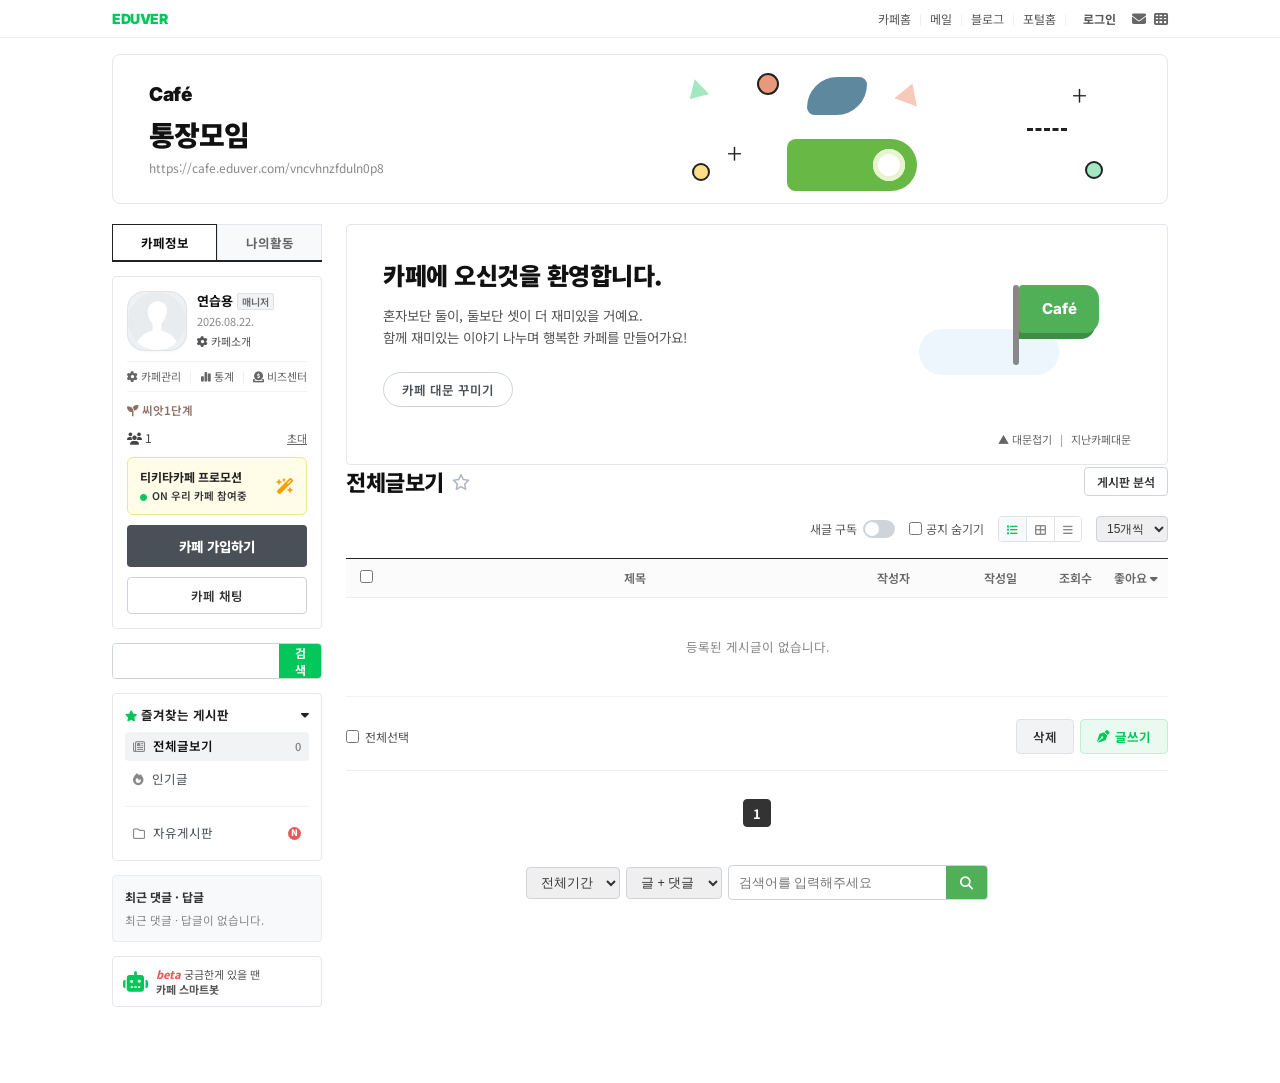
<file: cafe-detail.html>
<!DOCTYPE html>
<html lang="ko">
<head>
    <meta charset="UTF-8">
    <meta name="viewport" content="width=device-width, initial-scale=1.0">
    <title>카페 메인 : EDUVER (에듀버)</title>
    <!-- Google Fonts -->
    <link rel="preconnect" href="https://fonts.googleapis.com">
    <link rel="preconnect" href="https://fonts.gstatic.com" crossorigin>
    <link href="https://fonts.googleapis.com/css2?family=Noto+Sans+KR:wght@300;400;500;600;700;900&family=Inter:wght@400;600;700;800&display=swap" rel="stylesheet">
    <!-- Font Awesome -->
    <link rel="stylesheet" href="https://cdnjs.cloudflare.com/ajax/libs/font-awesome/6.4.0/css/all.min.css">
    <link rel="stylesheet" href="cafe-detail.css?v=20260823_latest">
    <script>
        function openCafeJoinViewDirect() {
            var isAuth = localStorage.getItem("naverIsLoggedIn") === "true";
            if (!isAuth) {
                alert("카페 가입을 위해 먼저 로그인이 필요합니다.");
                location.href = "index.html?redirect=" + encodeURIComponent(location.href);
                return;
            }

            var bList = document.getElementById("board-list-container");
            var pDetail = document.getElementById("post-detail-container");
            var wView = document.getElementById("cafe-write-full-view");
            var jView = document.getElementById("cafe-join-view");
            var mView = document.getElementById("cafe-member-list-view");
            var grid = document.querySelector(".cafe-layout-grid");

            if (grid) grid.style.display = "grid";
            if (bList) bList.style.display = "none";
            if (pDetail) pDetail.style.display = "none";
            if (wView) wView.style.display = "none";
            if (mView) mView.style.display = "none";
            if (jView) {
                jView.style.display = "block";
                jView.style.visibility = "visible";
            }

            var nickInput = document.getElementById("join-nickname-input");
            var curUser = localStorage.getItem("naverLoggedInUser") || "새회원";
            if (nickInput) nickInput.value = curUser;

            window.scrollTo({ top: 100, behavior: 'smooth' });
        }
        window.openCafeJoinView = openCafeJoinViewDirect;

        async function handleJoinSubmitDirect(e) {
            if (e) e.preventDefault();

            // 1. Validate Nickname
            var nickInput = document.getElementById("join-nickname-input");
            var customNick = (nickInput ? nickInput.value.trim() : "") || (localStorage.getItem("naverLoggedInUser") || "새회원");
            if (!customNick) {
                alert("별명을 입력해주세요.");
                if (nickInput) nickInput.focus();
                return;
            }

            // 2. Strict Security Code (Captcha) Verification
            var captchaInput = document.getElementById("join-captcha-input");
            var captchaCodeEl = document.getElementById("join-captcha-code");
            var inputVal = (captchaInput ? captchaInput.value.trim() : "").toUpperCase();
            var expectedVal = (captchaCodeEl ? captchaCodeEl.textContent.trim() : "").toUpperCase();

            if (!inputVal) {
                alert("보안문자를 입력해주세요.");
                if (captchaInput) captchaInput.focus();
                return;
            }

            if (inputVal !== expectedVal) {
                alert("보안문자가 일치하지 않습니다. 이미지를 확인 후 다시 입력해주세요.");
                if (typeof window.refreshJoinCaptcha === "function") {
                    window.refreshJoinCaptcha();
                } else {
                    var chars = "ABCDEFGHJKLMNPQRSTUVWXYZ23456789";
                    var str = "";
                    for (var i = 0; i < 6; i++) {
                        str += chars.charAt(Math.floor(Math.random() * chars.length));
                    }
                    if (captchaCodeEl) captchaCodeEl.textContent = str;
                }
                if (captchaInput) {
                    captchaInput.value = "";
                    captchaInput.focus();
                }
                return;
            }

            var loggedInId = localStorage.getItem("naverLoggedInUserId") || "";

            // Save active session
            localStorage.setItem("naverIsLoggedIn", "true");
            localStorage.setItem("naverLoggedInUser", customNick);

            var cafe = window.currentCafeRecord || {};
            if (!Array.isArray(cafe.joinedMembers)) {
                if (typeof cafe.joinedMembers === 'string') {
                    try { cafe.joinedMembers = JSON.parse(cafe.joinedMembers); } catch(err) { cafe.joinedMembers = [cafe.joinedMembers]; }
                } else {
                    cafe.joinedMembers = [];
                }
            }

            var memberKey = loggedInId ? customNick + " (" + loggedInId + ")" : customNick;
            if (!cafe.joinedMembers.includes(memberKey) && !cafe.joinedMembers.includes(customNick)) {
                cafe.joinedMembers.push(memberKey);
            }

            // Increment member count
            var curCount = parseInt((cafe.members || "1").replace(/,/g, ""));
            curCount = isNaN(curCount) ? 2 : curCount + 1;
            cafe.members = curCount.toLocaleString();
            window.currentCafeRecord = cafe;

            // Sync to PocketBase Async
            var cafeId = cafe.id || "vncvhnzfduln0p8";
            if (cafeId && !cafeId.startsWith("cafe_")) {
                try {
                    await fetch('https://pb.joyfamkr.synology.me/api/collections/cafes/records/' + cafeId, {
                        method: 'PATCH',
                        headers: { 'Content-Type': 'application/json' },
                        body: JSON.stringify({
                            members: cafe.members,
                            joinedMembers: cafe.joinedMembers
                        })
                    });
                } catch(err) { console.log("PB join patch error:", err); }
            }

            // Sync localStorage
            try {
                var cafesData = JSON.parse(localStorage.getItem("naverCafesData") || "[]");
                var cIdx = cafesData.findIndex(function(c) { return String(c.id) === String(cafeId); });
                if (cIdx !== -1) {
                    cafesData[cIdx].members = cafe.members;
                    cafesData[cIdx].joinedMembers = cafe.joinedMembers;
                }
                localStorage.setItem("naverCafesData", JSON.stringify(cafesData));
            } catch(err) {}

            // Update UI
            var memberEl = document.getElementById("cafe-member-count");
            var btnJoin = document.getElementById("btn-sidebar-join-cafe");
            var btnWrite = document.getElementById("btn-open-write-modal");

            if (memberEl) memberEl.textContent = cafe.members;
            if (btnJoin) btnJoin.style.display = "none";
            if (btnWrite) btnWrite.style.display = "block";

            alert("🎉 '" + (cafe.name || "통장모임") + "' 카페에 성공적으로 가입되었습니다!\n환영합니다, " + customNick + "님!");

            // Return to board list
            selectBoardDirect("all");
        }
        window.handleJoinSubmitDirect = handleJoinSubmitDirect;

        function isCurrentCafeMemberDirect() {
            var curUser = (localStorage.getItem("naverLoggedInUser") || "").trim();
            var curId = (localStorage.getItem("naverLoggedInUserId") || "").trim();
            var curUsername = (localStorage.getItem("naverLoggedInUsername") || "").trim();
            var cafe = window.currentCafeRecord || {};
            var mgr = (cafe.manager || "").trim();
            var joinedMembers = Array.isArray(cafe.joinedMembers) ? cafe.joinedMembers : [];

            if (mgr && (curUser === mgr || curId === mgr || curUsername === mgr || (curUser && mgr.includes(curUser)) || (curId && mgr.includes(curId)))) {
                return true;
            }
            if (joinedMembers.some(function(m) {
                var mStr = typeof m === 'object' ? (m.nickname || m.name || m.username || "") : String(m);
                return (curUser && mStr.includes(curUser)) || (curId && mStr.includes(curId)) || (curUsername && mStr.includes(curUsername));
            })) {
                return true;
            }
            return false;
        }
        window.isCurrentCafeMemberDirect = isCurrentCafeMemberDirect;

        function openCafeWriteViewDirect() {
            var isAuth = localStorage.getItem("naverIsLoggedIn") === "true";
            if (!isAuth) {
                alert("로그인이 필요한 서비스입니다.");
                location.href = "index.html?redirect=" + encodeURIComponent(location.href);
                return;
            }

            if (!isCurrentCafeMemberDirect()) {
                if (confirm("카페 멤버만 글을 작성할 수 있습니다.\n지금 카페에 가입하시겠습니까?")) {
                    openCafeJoinViewDirect();
                }
                return;
            }

            var grid = document.querySelector(".cafe-layout-grid");
            var bList = document.getElementById("board-list-container");
            var pDetail = document.getElementById("post-detail-container");
            var jView = document.getElementById("cafe-join-view");
            var wView = document.getElementById("cafe-write-full-view");
            var mView = document.getElementById("cafe-member-list-view");

            if (grid) grid.style.display = "none";
            if (bList) bList.style.display = "none";
            if (pDetail) pDetail.style.display = "none";
            if (jView) jView.style.display = "none";
            if (mView) mView.style.display = "none";
            if (wView) {
                wView.style.display = "block";
                wView.style.visibility = "visible";
            }

            var titleEl = document.getElementById("full-write-title");
            var contentEl = document.getElementById("full-write-content");
            if (titleEl) { titleEl.value = ""; titleEl.focus(); }
            if (contentEl) contentEl.innerHTML = "";
            window.scrollTo({ top: 80, behavior: 'smooth' });
        }
        window.openCafeWriteView = openCafeWriteViewDirect;

        window.editCurrentPostDirect = function(post) {
            if (!post && window.currentViewingPostId) {
                var cafe = window.currentCafeRecord || {};
                var posts = typeof cafe.posts === 'string' ? JSON.parse(cafe.posts) : (Array.isArray(cafe.posts) ? cafe.posts : []);
                post = posts.find(function(p) { return p.id === window.currentViewingPostId; });
            }
            if (!post) return;

            window.currentEditingPostId = post.id;

            var grid = document.querySelector(".cafe-layout-grid");
            var bList = document.getElementById("board-list-container");
            var pDetail = document.getElementById("post-detail-container");
            var jView = document.getElementById("cafe-join-view");
            var wView = document.getElementById("cafe-write-full-view");
            var mView = document.getElementById("cafe-member-list-view");

            if (grid) grid.style.display = "none";
            if (bList) bList.style.display = "none";
            if (pDetail) pDetail.style.display = "none";
            if (jView) jView.style.display = "none";
            if (mView) mView.style.display = "none";
            if (wView) {
                wView.style.display = "block";
                wView.style.visibility = "visible";
            }

            var writePageTitle = document.querySelector(".write-page-title");
            if (writePageTitle) writePageTitle.textContent = "카페 글 수정";
            var btnFullSubmit = document.getElementById("btn-full-submit");
            if (btnFullSubmit) btnFullSubmit.textContent = "수정 완료";

            var titleEl = document.getElementById("full-write-title");
            var contentEl = document.getElementById("full-write-content");
            var boardEl = document.getElementById("full-write-board");
            var noticeEl = document.getElementById("check-write-notice");

            if (titleEl) {
                titleEl.value = post.title || "";
                titleEl.focus();
            }
            if (contentEl) contentEl.innerHTML = post.content || "";
            if (boardEl && post.board) boardEl.value = post.board;
            if (noticeEl) noticeEl.checked = Boolean(post.isNotice);

            window.scrollTo({ top: 80, behavior: 'smooth' });
        };

        window.deleteCurrentPostDirect = async function(postId) {
            var targetId = postId || window.currentViewingPostId;
            if (!targetId) return;

            if (confirm("이 게시글을 삭제하시겠습니까?\n삭제된 글은 복구할 수 없습니다.")) {
                var cafe = window.currentCafeRecord || {};
                var posts = typeof cafe.posts === 'string' ? JSON.parse(cafe.posts) : (Array.isArray(cafe.posts) ? cafe.posts : []);
                cafe.posts = posts.filter(function(p) { return p.id !== targetId; });
                window.currentCafeRecord = cafe;

                // Sync to localStorage
                try {
                    var cafesData = JSON.parse(localStorage.getItem("naverCafesData") || "[]");
                    var cafeId = cafe.id || "vncvhnzfduln0p8";
                    var cIdx = cafesData.findIndex(function(c) { return String(c.id) === String(cafeId); });
                    if (cIdx !== -1) {
                        cafesData[cIdx].posts = cafe.posts;
                    }
                    localStorage.setItem("naverCafesData", JSON.stringify(cafesData));
                } catch(e) {}

                // Sync to PocketBase
                var cId = cafe.id || "vncvhnzfduln0p8";
                if (cId && !cId.startsWith("cafe_")) {
                    try {
                        await fetch('https://pb.joyfamkr.synology.me/api/collections/cafes/records/' + cId, {
                            method: 'PATCH',
                            headers: { 'Content-Type': 'application/json' },
                            body: JSON.stringify({ posts: cafe.posts })
                        });
                    } catch(err) {}
                }

                alert("게시글이 삭제되었습니다.");
                selectBoardDirect("all");
            }
        };

        window.openPostDetailDirect = function(postId) {
            var isAuth = localStorage.getItem("naverIsLoggedIn") === "true";
            var curUser = (localStorage.getItem("naverLoggedInUser") || "").trim();
            var curId = (localStorage.getItem("naverLoggedInUserId") || "").trim();
            var curUsername = (localStorage.getItem("naverLoggedInUsername") || "").trim();
            var curNick = (localStorage.getItem("naverUserNickname") || "").trim();
            var cafe = window.currentCafeRecord || {};
            var mgr = (cafe.manager || "").trim();
            var joinedMembers = Array.isArray(cafe.joinedMembers) ? cafe.joinedMembers : [];
            var isMember = false;

            if (mgr && (curUser === mgr || curId === mgr || (curUser && mgr.includes(curUser)) || (curId && mgr.includes(curId)))) {
                isMember = true;
            }
            if (!isMember && joinedMembers.some(function(m) { return String(m).includes(curUser) || String(m).includes(curId); })) {
                isMember = true;
            }

            var posts = typeof cafe.posts === 'string' ? JSON.parse(cafe.posts) : (Array.isArray(cafe.posts) ? cafe.posts : []);
            var post = posts.find(function(p) { return p.id === postId; }) || posts[0];
            window.currentViewingPostId = post ? post.id : postId;

            if (post) {
                var titleEl = document.getElementById('detail-post-title');
                var authorEl = document.getElementById('detail-author-name');
                var bottomAuthorEl = document.getElementById('detail-bottom-author-name');
                var dateEl = document.getElementById('detail-post-date');
                var viewsEl = document.getElementById('detail-post-views');
                var bodyEl = document.getElementById('detail-post-content-body');
                var badgeEl = document.getElementById('detail-notice-badge');
                var boardEl = document.getElementById('detail-board-name');
                var commentWrap = document.getElementById('comment-section-wrap');
                var commentWriteUserEl = document.getElementById('comment-write-user-name');

                if (titleEl) titleEl.textContent = post.title || '';
                if (authorEl) authorEl.textContent = post.author || cafe.manager || '익명';
                if (bottomAuthorEl) bottomAuthorEl.textContent = post.author || cafe.manager || '익명';
                if (dateEl) dateEl.textContent = post.time || '2026.08.23.';
                if (viewsEl) viewsEl.textContent = (post.views || 0) + 1;
                if (badgeEl) badgeEl.style.display = post.isNotice ? 'inline-block' : 'none';
                if (boardEl) boardEl.textContent = (post.board || '자유게시판') + ' >';

                // Set active comment user nickname to the logged-in user
                var activeCommentNick = (curUser || cafe.manager || '새회원').trim();
                if (commentWriteUserEl) {
                    commentWriteUserEl.textContent = activeCommentNick;
                }

                // Check if current user is the author
                var postAuthor = (post.author || "").trim();
                var isMyPost = false;
                if (postAuthor) {
                    if (curUser && (postAuthor === curUser || postAuthor.includes(curUser) || curUser.includes(postAuthor))) isMyPost = true;
                    if (!isMyPost && curId && (postAuthor.includes(curId) || (post.authorId && post.authorId === curId))) isMyPost = true;
                    if (!isMyPost && curUsername && (postAuthor.includes(curUsername) || (post.authorUsername && post.authorUsername === curUsername))) isMyPost = true;
                    if (!isMyPost && curNick && (postAuthor.includes(curNick) || curNick.includes(postAuthor))) isMyPost = true;
                }

                var detailAuthorActions = document.getElementById("detail-author-actions");
                var btnDetailBottomEdit = document.getElementById("btn-detail-bottom-edit");
                var btnDetailBottomDelete = document.getElementById("btn-detail-bottom-delete");

                if (detailAuthorActions) {
                    detailAuthorActions.style.display = isMyPost ? "flex" : "none";
                }
                if (btnDetailBottomEdit) {
                    btnDetailBottomEdit.style.display = isMyPost ? "inline-flex" : "none";
                    btnDetailBottomEdit.onclick = function() {
                        window.editCurrentPostDirect(post);
                    };
                }
                if (btnDetailBottomDelete) {
                    btnDetailBottomDelete.style.display = isMyPost ? "inline-flex" : "none";
                    btnDetailBottomDelete.onclick = function() {
                        window.deleteCurrentPostDirect(post.id);
                    };
                }

                if (isMember) {
                    if (bodyEl) bodyEl.innerHTML = post.content || `${cafe.name} 카페를 시작합니다.`;
                    if (commentWrap) commentWrap.style.display = 'block';
                    renderCommentsDirect(post);
                } else {
                    // Render Member-Only Blur + 10초 만에 가입하기 CTA
                    if (bodyEl) {
                        var cafeName = cafe.name || '통장모임';
                        var memberCount = cafe.members || '1';
                        bodyEl.innerHTML = `
                            <div class="member-lock-wrapper">
                                <div class="blurred-preview-content">
                                    <p>이 글은 카페 멤버에게만 공개된 소중한 게시글입니다. 카페의 모든 정보와 글 목록, 작성자의 노하우를 확인해보세요.</p>
                                    <p>함께 나누며 성장하는 커뮤니티에 지금 참여하고 다른 멤버들과 실시간으로 소통해 보세요.</p>
                                </div>
                                <div class="member-lock-guide-text">
                                    카페에 가입하면 바로 글을 볼 수 있어요!
                                </div>
                                <div class="member-lock-divider"></div>
                                <div class="member-lock-cta-box">
                                    <h3 class="cta-main-title">
                                        ${memberCount}명의 멤버와 함께하는<br>
                                        <span class="cta-cafe-name">${cafeName}</span>에<br>
                                        가입해 보세요.
                                    </h3>
                                    <p class="cta-cafe-sub">${cafeName} 공식카페입니다.</p>
                                    <div class="cta-visitor-stat">
                                        <i class="fa-solid fa-wand-magic-sparkles cta-sparkle-icon"></i>
                                        <span>어제 <strong>630명</strong>이 방문했어요</span>
                                    </div>
                                    <button type="button" class="btn-lock-join-10s" onclick="openCafeJoinViewDirect()">
                                        10초 만에 가입하기
                                    </button>
                                </div>
                            </div>
                        `;
                    }
                    if (commentWrap) commentWrap.style.display = 'none';
                }
            }

            var bList = document.getElementById("board-list-container");
            var pDetail = document.getElementById("post-detail-container");
            var wView = document.getElementById("cafe-write-full-view");
            var jView = document.getElementById("cafe-join-view");
            var mView = document.getElementById("cafe-member-list-view");
            var grid = document.querySelector(".cafe-layout-grid");

            if (grid) grid.style.display = "grid";
            if (bList) bList.style.display = "none";
            if (wView) wView.style.display = "none";
            if (jView) jView.style.display = "none";
            if (mView) mView.style.display = "none";
            if (pDetail) pDetail.style.display = "flex";
            window.scrollTo({ top: 120, behavior: 'smooth' });
        };

        function renderCommentsDirect(post) {
            if (!post) return;
            var listContainer = document.getElementById("comment-list-container");
            var comments = Array.isArray(post.comments) ? post.comments : [];
            var commentCountEl = document.getElementById("detail-comment-count");
            var topCommentCountEl = document.getElementById("detail-top-comment-count");

            if (commentCountEl) commentCountEl.textContent = comments.length;
            if (topCommentCountEl) topCommentCountEl.textContent = comments.length;

            if (!listContainer) return;
            listContainer.innerHTML = "";

            if (comments.length === 0) {
                listContainer.innerHTML = "";
                return;
            }

            comments.forEach(function(c) {
                var item = document.createElement("div");
                item.className = "comment-item";
                var authorNick = c.author || "익명";
                var avatarUrl = c.avatar || "default-avatar.svg";
                var authorIdMask = "";
                if (typeof parseEduverMemberDirect === "function") {
                    var parsed = parseEduverMemberDirect(authorNick, authorNick === (window.currentCafeRecord && window.currentCafeRecord.manager), window.currentCafeRecord && window.currentCafeRecord.manager);
                    if (parsed && parsed.idMask) {
                        authorIdMask = ' <span style="font-weight: 400; color: #888; font-size: 11px;">(' + parsed.idMask + ')</span>';
                    }
                }

                item.innerHTML = 
                    '<div class="comment-avatar"><img src="' + avatarUrl + '" style="width: 100%; height: 100%; border-radius: 50%; object-fit: cover;"></div>' +
                    '<div class="comment-body">' +
                        '<div class="comment-header-line">' +
                            '<span class="comment-author">' + authorNick + authorIdMask + '</span>' +
                            '<span class="comment-date">' + (c.time || "방금 전") + '</span>' +
                        '</div>' +
                        '<div class="comment-text">' + (c.text || "") + '</div>' +
                    '</div>';
                listContainer.appendChild(item);
            });
        }
        window.renderComments = renderCommentsDirect;

        function submitCommentDirect() {
            var isAuth = localStorage.getItem("naverIsLoggedIn") === "true";
            if (!isAuth) {
                alert("댓글을 작성하려면 먼저 로그인이 필요합니다.");
                return;
            }

            var input = document.getElementById("comment-input-text");
            var text = input ? input.value.trim() : "";
            if (!text) {
                alert("댓글 내용을 입력해주세요.");
                if (input) input.focus();
                return;
            }

            var postId = window.currentViewingPostId;
            var cafe = window.currentCafeRecord || {};
            var rawPosts = cafe.posts || [];
            var posts = typeof rawPosts === 'string' ? JSON.parse(rawPosts) : (Array.isArray(rawPosts) ? rawPosts : []);
            var post = posts.find(function(p) { return p.id === postId; });
            if (!post) return;

            if (!Array.isArray(post.comments)) post.comments = [];

            var now = new Date();
            var year = now.getFullYear();
            var month = String(now.getMonth() + 1).padStart(2, "0");
            var day = String(now.getDate()).padStart(2, "0");
            var hours = String(now.getHours()).padStart(2, "0");
            var mins = String(now.getMinutes()).padStart(2, "0");
            var timeStr = year + "." + month + "." + day + ". " + hours + ":" + mins;

            var activeNick = (localStorage.getItem("naverLoggedInUser") || "새회원").trim();

            post.comments.push({
                id: "c_" + Date.now(),
                author: activeNick,
                time: timeStr,
                text: text
            });

            // Update posts in currentCafeRecord
            cafe.posts = posts;
            window.currentCafeRecord = cafe;

            // Sync localStorage
            try {
                var cafesData = JSON.parse(localStorage.getItem("naverCafesData") || "[]");
                var cIdx = cafesData.findIndex(function(c) { return String(c.id) === String(cafe.id); });
                if (cIdx !== -1) {
                    cafesData[cIdx].posts = posts;
                    localStorage.setItem("naverCafesData", JSON.stringify(cafesData));
                }
            } catch(e) {}

            // Async sync to PocketBase
            if (cafe.id && !cafe.id.startsWith("cafe_")) {
                try {
                    fetch("https://pb.joyfamkr.synology.me/api/collections/cafes/records/" + cafe.id, {
                        method: 'PATCH',
                        headers: { 'Content-Type': 'application/json' },
                        body: JSON.stringify({
                            posts: JSON.stringify(posts)
                        })
                    }).catch(function(err) { console.log("PB comment sync err:", err); });
                } catch(e) {}
            }

            // Clear input & reset button
            if (input) input.value = "";
            var submitBtn = document.getElementById("btn-comment-submit");
            if (submitBtn) submitBtn.classList.remove("active");

            // Re-render comments list immediately
            renderCommentsDirect(post);
        }
        window.submitComment = submitCommentDirect;

        window.triggerPhotoUploadDirect = function() {
            var fileInput = document.getElementById("write-photo-upload") || document.getElementById("full-write-photo-file");
            if (fileInput) fileInput.click();
        };

        window.handlePhotoUploadDirect = function(input) {
            if (input && input.files && input.files.length > 0) {
                var contentEl = document.getElementById("full-write-content");
                Array.from(input.files).forEach(function(file) {
                    var reader = new FileReader();
                    reader.onload = function(e) {
                        if (contentEl) {
                            contentEl.focus();
                            var imgHtml = '<p><img src="' + e.target.result + '" alt="첨부 이미지" style="max-width: 100%; height: auto; border-radius: 8px; margin: 12px 0; display: block; box-shadow: 0 4px 12px rgba(0,0,0,0.08);"></p><p><br></p>';
                            document.execCommand("insertHTML", false, imgHtml);
                        }
                    };
                    reader.readAsDataURL(file);
                });
                input.value = "";
            }
        };

        function handleFullSubmitDirect() {
            var boardEl = document.getElementById("full-write-board");
            var prefixEl = document.getElementById("full-write-prefix");
            var titleEl = document.getElementById("full-write-title");
            var contentEl = document.getElementById("full-write-content");
            var noticeEl = document.getElementById("check-write-notice");

            var rawTitle = titleEl ? titleEl.value.trim() : "";
            if (!rawTitle) {
                alert("제목을 입력해 주세요.");
                if (titleEl) titleEl.focus();
                return;
            }

            var board = boardEl ? boardEl.value : "자유게시판";
            var prefix = prefixEl ? prefixEl.value : "";
            var title = prefix ? "[" + prefix + "] " + rawTitle : rawTitle;
            var contentHtml = contentEl ? contentEl.innerHTML.trim() : "";
            var isNotice = noticeEl ? noticeEl.checked : false;
            var curAuthor = (localStorage.getItem("naverLoggedInUser") || "연습용").trim();

            var now = new Date();
            var year = now.getFullYear();
            var month = String(now.getMonth() + 1).padStart(2, "0");
            var day = String(now.getDate()).padStart(2, "0");
            var timeStr = year + "." + month + "." + day + ".";

            if (window.currentEditingPostId) {
                var editedId = window.currentEditingPostId;
                window.currentEditingPostId = null;

                if (window.currentCafeRecord && Array.isArray(window.currentCafeRecord.posts)) {
                    var pIdx = window.currentCafeRecord.posts.findIndex(function(p) { return p.id === editedId; });
                    if (pIdx !== -1) {
                        window.currentCafeRecord.posts[pIdx].title = title;
                        window.currentCafeRecord.posts[pIdx].board = board;
                        window.currentCafeRecord.posts[pIdx].content = contentHtml || (title + " 본문 내용입니다.");
                        window.currentCafeRecord.posts[pIdx].isNotice = isNotice;
                    }
                }

                // Sync to PocketBase Async
                var cafeId = (window.currentCafeRecord && window.currentCafeRecord.id) || "vncvhnzfduln0p8";
                if (cafeId && !cafeId.startsWith("cafe_")) {
                    fetch('https://pb.joyfamkr.synology.me/api/collections/cafes/records/' + cafeId, {
                        method: 'PATCH',
                        headers: { 'Content-Type': 'application/json' },
                        body: JSON.stringify({ posts: window.currentCafeRecord.posts })
                    }).catch(function(err){ console.log("PB direct patch error:", err); });
                }

                // Update localStorage
                try {
                    var cafesData = JSON.parse(localStorage.getItem("naverCafesData") || "[]");
                    var cIdx = cafesData.findIndex(function(c) { return String(c.id) === String(cafeId); });
                    if (cIdx !== -1) {
                        cafesData[cIdx].posts = window.currentCafeRecord.posts;
                    }
                    localStorage.setItem("naverCafesData", JSON.stringify(cafesData));
                } catch(e){}

                var wView = document.getElementById("cafe-write-full-view");
                var grid = document.querySelector(".cafe-layout-grid");
                if (wView) wView.style.display = "none";
                if (grid) grid.style.display = "grid";

                alert("게시글이 성공적으로 수정되었습니다!");
                openPostDetailDirect(editedId);
                return;
            }

            var newPost = {
                id: "p_" + Date.now(),
                title: title,
                author: curAuthor,
                time: timeStr,
                views: 0,
                likes: 0,
                commentsCount: 0,
                comments: [],
                board: board,
                content: contentHtml || (title + " 본문 내용입니다."),
                isNotice: isNotice
            };

            // Update in window.currentCafeRecord
            if (!window.currentCafeRecord) window.currentCafeRecord = {};
            if (!Array.isArray(window.currentCafeRecord.posts)) {
                if (typeof window.currentCafeRecord.posts === 'string') {
                    try { window.currentCafeRecord.posts = JSON.parse(window.currentCafeRecord.posts); } catch(e) { window.currentCafeRecord.posts = []; }
                } else {
                    window.currentCafeRecord.posts = [];
                }
            }
            window.currentCafeRecord.posts.unshift(newPost);

            // Re-render table directly
            var tbody = document.getElementById('cafe-post-tbody');
            if (tbody) {
                var posts = window.currentCafeRecord.posts;
                tbody.innerHTML = '';
                posts.forEach(function(post, index) {
                    var tr = document.createElement('tr');
                    if (post.isNotice) tr.className = 'notice-tr';
                    var numOrBadge = post.isNotice ? '<span class="badge-table-notice">공지</span>' : (posts.length - index);
                    var pTime = (post.time && typeof post.time === 'string') ? (post.time.indexOf(' ') > -1 ? post.time.split(' ')[0] : post.time) : '2026.08.23';
                    var commCount = Array.isArray(post.comments) ? post.comments.length : (parseInt(post.commentsCount, 10) || 0);
                    var commBadge = commCount > 0 ? '<span class="badge-post-comment-count">[' + commCount + ']</span>' : '';

                    tr.innerHTML = 
                        '<td class="td-check"><input type="checkbox" class="post-check-item" data-id="' + (post.id || '') + '"></td>' +
                        '<td>' + numOrBadge + '</td>' +
                        '<td class="td-board-title" style="cursor:pointer;" onclick="openPostDetailDirect(\'' + (post.id || '') + '\')"><span class="post-link-text" style="' + (post.isNotice ? 'color:#eb5757; font-weight:700;' : '') + '">' + (post.title || '(제목 없음)') + '</span>' + commBadge + '<span class="badge-n-dot">N</span></td>' +
                        '<td>' + (post.author || '익명') + '</td>' +
                        '<td>' + pTime + '</td>' +
                        '<td>' + (post.views || 0) + '</td>' +
                        '<td>' + (post.likes || 0) + '</td>';
                    tbody.appendChild(tr);
                });
            }

            // Sync to PocketBase Async
            var cafeId = window.currentCafeRecord.id || "vncvhnzfduln0p8";
            if (cafeId && !cafeId.startsWith("cafe_")) {
                fetch('https://pb.joyfamkr.synology.me/api/collections/cafes/records/' + cafeId, {
                    method: 'PATCH',
                    headers: { 'Content-Type': 'application/json' },
                    body: JSON.stringify({ posts: window.currentCafeRecord.posts })
                }).catch(function(err){ console.log("PB direct patch error:", err); });
            }

            // Update localStorage
            try {
                var cafesData = JSON.parse(localStorage.getItem("naverCafesData") || "[]");
                var cIdx = cafesData.findIndex(function(c) { return String(c.id) === String(cafeId); });
                if (cIdx !== -1) {
                    cafesData[cIdx].posts = window.currentCafeRecord.posts;
                }
                localStorage.setItem("naverCafesData", JSON.stringify(cafesData));
            } catch(e){}

            // Switch to detail view
            var wView = document.getElementById("cafe-write-full-view");
            var pDetail = document.getElementById("post-detail-container");
            var grid = document.querySelector(".cafe-layout-grid");

            if (wView) wView.style.display = "none";
            if (grid) grid.style.display = "grid";

            alert("게시글이 성공적으로 등록되었습니다!");
            openPostDetailDirect(newPost.id);
        }
        window.handleFullSubmitDirect = handleFullSubmitDirect;

        function selectBoardDirect(boardType) {
            var grid = document.querySelector(".cafe-layout-grid");
            var bList = document.getElementById("board-list-container");
            var pDetail = document.getElementById("post-detail-container");
            var wView = document.getElementById("cafe-write-full-view");
            var jView = document.getElementById("cafe-join-view");
            var mView = document.getElementById("cafe-member-list-view");
            var hero = document.getElementById("welcome-hero-card");
            var titleEl = document.getElementById("board-main-title");
            var tbody = document.getElementById("cafe-post-tbody");

            if (grid) grid.style.display = "grid";
            if (bList) bList.style.display = "block";
            if (pDetail) pDetail.style.display = "none";
            if (wView) wView.style.display = "none";
            if (jView) jView.style.display = "none";
            if (mView) mView.style.display = "none";

            // Update active styling in sidebar
            var items = document.querySelectorAll(".sidebar-menu-card .board-item");
            items.forEach(function(item) {
                if (item.getAttribute("data-board") === boardType) {
                    item.classList.add("active");
                } else {
                    item.classList.remove("active");
                }
            });

            var cafe = window.currentCafeRecord;
            var rawPosts = cafe ? cafe.posts : [];
            var posts = typeof rawPosts === 'string' ? JSON.parse(rawPosts) : (Array.isArray(rawPosts) ? rawPosts : []);

            if (boardType === "free") {
                if (titleEl) titleEl.textContent = "자유게시판";
                if (hero) hero.style.display = "none";
                posts = posts.filter(function(p) { return !p.board || p.board === "자유게시판"; });
            } else if (boardType === "hot") {
                if (titleEl) titleEl.textContent = "인기글";
                if (hero) hero.style.display = "none";
                posts = posts.filter(function(p) { return (p.views || 0) > 10; });
            } else {
                if (titleEl) titleEl.textContent = "전체글보기";
                if (hero) hero.style.display = "block";
            }

            if (tbody) {
                tbody.innerHTML = '';
                if (posts.length === 0) {
                    tbody.innerHTML = '<tr><td colspan="7" style="text-align: center; padding: 40px; color: #888;">등록된 게시글이 없습니다.</td></tr>';
                } else {
                    posts.forEach(function(post, index) {
                        var tr = document.createElement('tr');
                        if (post.isNotice) tr.className = 'notice-tr';
                        var numOrBadge = post.isNotice ? '<span class="badge-table-notice">공지</span>' : (posts.length - index);
                        var pTime = (post.time && typeof post.time === 'string') ? (post.time.indexOf(' ') > -1 ? post.time.split(' ')[0] : post.time) : '2026.08.23';
                        var commCount = Array.isArray(post.comments) ? post.comments.length : (parseInt(post.commentsCount, 10) || 0);
                        var commBadge = commCount > 0 ? '<span class="badge-post-comment-count">[' + commCount + ']</span>' : '';

                        tr.innerHTML = 
                            '<td class="td-check"><input type="checkbox" class="post-check-item" data-id="' + (post.id || '') + '"></td>' +
                            '<td>' + numOrBadge + '</td>' +
                            '<td class="td-board-title" style="cursor:pointer;" onclick="openPostDetailDirect(\'' + (post.id || '') + '\')"><span class="post-link-text" style="' + (post.isNotice ? 'color:#eb5757; font-weight:700;' : '') + '">' + (post.title || '(제목 없음)') + '</span>' + commBadge + '<span class="badge-n-dot">N</span></td>' +
                            '<td>' + (post.author || '익명') + '</td>' +
                            '<td>' + pTime + '</td>' +
                            '<td>' + (post.views || 0) + '</td>' +
                            '<td>' + (post.likes || 0) + '</td>';
                        tbody.appendChild(tr);
                    });
                }
            }

            window.scrollTo({ top: 120, behavior: 'smooth' });
        }
        window.selectBoardDirect = selectBoardDirect;

        // ==========================================
        // Member List & Sub-Tabs Functions
        // ==========================================
        function openCafeMembersViewDirect(filterType) {
            var grid = document.querySelector(".cafe-layout-grid");
            var bList = document.getElementById("board-list-container");
            var pDetail = document.getElementById("post-detail-container");
            var wView = document.getElementById("cafe-write-full-view");
            var jView = document.getElementById("cafe-join-view");
            var mView = document.getElementById("cafe-member-list-view");

            if (grid) grid.style.display = "grid";
            if (bList) bList.style.display = "none";
            if (pDetail) pDetail.style.display = "none";
            if (wView) wView.style.display = "none";
            if (jView) jView.style.display = "none";
            if (mView) {
                mView.style.display = "block";
                mView.style.visibility = "visible";
            }

            // Remove active highlight from sidebar board items
            var items = document.querySelectorAll(".sidebar-menu-card .board-item");
            items.forEach(function(item) { item.classList.remove("active"); });

            switchCafeSubTabDirect('members');
            renderCafeMembersListDirect(filterType || 'all');
            window.scrollTo({ top: 120, behavior: 'smooth' });
        }
        window.openCafeMembersView = openCafeMembersViewDirect;

        function switchCafeSubTabDirect(tabName) {
            var tabs = ['intro', 'ranking', 'history', 'activity', 'members'];
            tabs.forEach(function(t) {
                var btn = document.getElementById('tab-' + t);
                var panel = document.getElementById('panel-' + t);
                if (btn) {
                    if (t === tabName) {
                        btn.classList.add('active');
                    } else {
                        btn.classList.remove('active');
                    }
                }
                if (panel) {
                    if (t === tabName) {
                        panel.style.display = 'block';
                    } else {
                        panel.style.display = 'none';
                    }
                }
            });

            if (tabName === 'intro') {
                var cafe = window.currentCafeRecord || {};
                var nameEl = document.getElementById('intro-panel-cafe-name');
                var descEl = document.getElementById('intro-panel-cafe-desc');
                if (nameEl) nameEl.textContent = cafe.name || '카페 소개';
                if (descEl) descEl.textContent = cafe.description || '함께 소통하고 지식을 나누는 따뜻한 카페입니다.';
            } else if (tabName === 'members') {
                renderCafeMembersListDirect();
            }
        }
        window.switchCafeSubTab = switchCafeSubTabDirect;

        var currentMemberFilter = 'all';
        function filterMembersListDirect(filterType) {
            currentMemberFilter = filterType;
            var btnAll = document.getElementById('filter-all-members');
            var btnStaff = document.getElementById('filter-staff-members');
            if (filterType === 'staff') {
                if (btnStaff) btnStaff.classList.add('active');
                if (btnAll) btnAll.classList.remove('active');
            } else {
                if (btnAll) btnAll.classList.add('active');
                if (btnStaff) btnStaff.classList.remove('active');
            }
            renderCafeMembersListDirect(filterType);
        }
        window.filterMembersList = filterMembersListDirect;

        function searchCafeMembersDirect() {
            var input = document.getElementById('member-search-input');
            var q = input ? input.value.trim() : '';
            renderCafeMembersListDirect(currentMemberFilter, q);
        }
        window.searchCafeMembers = searchCafeMembersDirect;

        function parseEduverMemberDirect(rawItem, isManager, defaultMgrName) {
            var nickname = "";
            var rawId = "";

            if (typeof rawItem === "object" && rawItem !== null) {
                nickname = (rawItem.nickname || rawItem.name || "").trim();
                rawId = (rawItem.username || rawItem.id || rawItem.email || "").trim();
            } else if (typeof rawItem === "string") {
                var str = rawItem.trim();
                var match = str.match(/^(.+?)\s*\(([^)]+)\)$/);
                if (match) {
                    nickname = match[1].trim();
                    rawId = match[2].trim();
                } else {
                    nickname = str;
                }
            }

            if (!nickname) {
                nickname = isManager ? (defaultMgrName || "매니저") : "멤버";
            }

            nickname = nickname.replace(/\s*\([^)]*\)$/, "").trim();

            var curUser = (localStorage.getItem("naverLoggedInUser") || "").trim();
            var curEmail = (localStorage.getItem("naverLoggedInEmail") || "").trim();
            var curEmailId = curEmail ? curEmail.split("@")[0].trim() : "";
            var curUsername = (localStorage.getItem("naverLoggedInUsername") || "").trim();

            // Detect and filter out raw PB internal 15-char hash IDs
            var isPbHash = rawId.length === 15 && /^[a-z0-9]+$/.test(rawId) && !rawId.includes("user") && !rawId.includes("test");

            if (!rawId || rawId === nickname || isPbHash) {
                if (isManager) {
                    if (defaultMgrName === "오픈마인드효과") rawId = "tlh0917";
                    else if (defaultMgrName === "조이" || defaultMgrName === "조이네") rawId = "joy";
                    else if (defaultMgrName === "홍길동") rawId = "student";
                    else if (defaultMgrName === "연습용") {
                        rawId = curUsername || curEmailId || "practice";
                    } else if (curUser && (curUser === defaultMgrName || defaultMgrName.includes(curUser))) {
                        rawId = curUsername || curEmailId || "admin";
                    } else {
                        rawId = "admin";
                    }
                } else {
                    if (curUser && (curUser === nickname || nickname.includes(curUser))) {
                        rawId = curUsername || curEmailId || "edu_user";
                    } else if (nickname === "조이" || nickname === "조이네") {
                        rawId = "joy";
                    } else if (nickname === "홍길동") {
                        rawId = "student";
                    } else if (nickname === "오픈마인드효과") {
                        rawId = "tlh0917";
                    } else if (nickname.indexOf("테스트") > -1) {
                        rawId = "test" + (nickname.replace(/[^0-9]/g, "") || "user");
                    } else {
                        var num = Math.abs(nickname.split("").reduce(function(acc, c) { return acc + c.charCodeAt(0); }, 0));
                        rawId = "user" + (num % 10000);
                    }
                }
            }

            if (rawId.indexOf("@") > -1) {
                rawId = rawId.split("@")[0].trim();
            }

            var mask = "";
            if (rawId.length <= 3) {
                mask = rawId + "****";
            } else if (rawId.length === 4) {
                mask = rawId.substring(0, 3) + "****";
            } else {
                mask = rawId.substring(0, 4) + "****";
            }

            return {
                nickname: nickname,
                idMask: mask,
                isManager: !!isManager,
                isStaff: !!isManager,
                avatar: localStorage.getItem("naverBlogAvatar_" + nickname) || "default-avatar.svg"
            };
        }
        window.parseEduverMember = parseEduverMemberDirect;

        function renderCafeMembersListDirect(filterType, searchQuery) {
            filterType = filterType || currentMemberFilter || 'all';
            searchQuery = searchQuery ? searchQuery.toLowerCase() : '';

            var cafe = window.currentCafeRecord || {};
            var mgr = (cafe.manager || (cafe.posts && cafe.posts[0] ? cafe.posts[0].author : "매니저")).trim();
            var joinedList = [];
            if (Array.isArray(cafe.joinedMembers)) {
                joinedList = cafe.joinedMembers;
            } else if (typeof cafe.joinedMembers === 'string') {
                try { joinedList = JSON.parse(cafe.joinedMembers); } catch(e) { joinedList = [cafe.joinedMembers]; }
            }

            var members = [];
            // 1. Add Manager
            members.push(parseEduverMemberDirect(mgr, true, mgr));

            // 2. Add Joined Members
            joinedList.forEach(function(item) {
                var parsed = parseEduverMemberDirect(item, false, mgr);
                if (parsed.nickname && parsed.nickname !== mgr && !members.some(function(m) { return m.nickname === parsed.nickname; })) {
                    members.push(parsed);
                }
            });

            // If target members count is >= 2 but list only has 1, add active user or sample member
            var targetCount = parseInt(cafe.members, 10) || members.length;
            if (members.length < targetCount) {
                var curUser = (localStorage.getItem('naverLoggedInUser') || '').trim();
                if (curUser && curUser !== mgr && !members.some(function(m) { return m.nickname === curUser; })) {
                    members.push(parseEduverMemberDirect(curUser, false, mgr));
                } else if (!members.some(function(m) { return m.nickname === '조이'; }) && mgr !== '조이') {
                    members.push(parseEduverMemberDirect('조이', false, mgr));
                }
            }

            var totalCountEl = document.getElementById('member-filter-total-count');
            var staffCountEl = document.getElementById('member-filter-staff-count');
            if (totalCountEl) totalCountEl.textContent = members.length;
            if (staffCountEl) staffCountEl.textContent = members.filter(function(m) { return m.isStaff; }).length;

            // Apply filter
            var filtered = members;
            if (filterType === 'staff') {
                filtered = filtered.filter(function(m) { return m.isStaff; });
            }
            if (searchQuery) {
                filtered = filtered.filter(function(m) {
                    return m.nickname.toLowerCase().indexOf(searchQuery) > -1 || m.idMask.toLowerCase().indexOf(searchQuery) > -1;
                });
            }

            var container = document.getElementById('member-items-list');
            if (container) {
                container.innerHTML = '';
                if (filtered.length === 0) {
                    container.innerHTML = '<div class="member-empty-msg">검색된 멤버가 없습니다.</div>';
                } else {
                    filtered.forEach(function(m) {
                        var row = document.createElement('div');
                        row.className = 'member-item-row';
                        
                        var roleBadge = m.isManager 
                            ? '<span class="badge-role badge-role-manager">매니저</span>' 
                            : (m.isStaff ? '<span class="badge-role badge-role-staff">스탭</span>' : '<span class="badge-role badge-role-member">멤버</span>');
                        var nIcon = m.isManager ? '<span class="badge-n-icon">N</span>' : '';

                        row.innerHTML = 
                            '<div class="member-avatar-wrap">' +
                                '<img src="' + m.avatar + '" alt="' + m.nickname + '">' +
                            '</div>' +
                            '<div class="member-info-wrap">' +
                                '<div class="member-name-row">' +
                                    '<strong class="member-nickname">' + m.nickname + '(' + m.idMask + ')</strong>' +
                                    roleBadge +
                                    nIcon +
                                '</div>' +
                            '</div>';
                        container.appendChild(row);
                    });
                }
            }
        }
        window.renderCafeMembersList = renderCafeMembersListDirect;

        // Cafe Secede (카페 탈퇴) Logic
        function openCafeSecedeModal() {
            var isAuth = localStorage.getItem("naverIsLoggedIn") === "true" || Boolean(localStorage.getItem("naverLoggedInUser"));
            if (!isAuth) {
                alert("로그인이 필요한 서비스입니다.");
                return;
            }

            var cafe = window.currentCafeRecord || {};
            var curUser = (localStorage.getItem("naverLoggedInUser") || "").trim();
            var curId = (localStorage.getItem("naverLoggedInUserId") || "").trim();
            var curUsername = (localStorage.getItem("naverLoggedInUsername") || "").trim();

            if (!isCurrentCafeMemberDirect()) {
                alert("가입된 카페 회원이 아닙니다.");
                return;
            }

            // Manager cannot secede without delegating
            var mgr = (cafe.manager || "").trim();
            if (mgr && (mgr === curUser || mgr === curId || mgr === curUsername || (mgr === "조이" && curUser === "조이네"))) {
                alert("카페 매니저는 매니저 위임 전에는 카페를 탈퇴할 수 없습니다.");
                return;
            }

            var nameEl = document.getElementById("secede-modal-cafe-name");
            if (nameEl) {
                nameEl.textContent = cafe.name || "카페";
            }

            var modal = document.getElementById("cafe-secede-modal");
            if (modal) {
                modal.classList.add("active");
            }
        }
        window.openCafeSecedeModal = openCafeSecedeModal;

        function closeCafeSecedeModal() {
            var modal = document.getElementById("cafe-secede-modal");
            if (modal) {
                modal.classList.remove("active");
            }
        }
        window.closeCafeSecedeModal = closeCafeSecedeModal;

        async function confirmCafeSecede() {
            var cafe = window.currentCafeRecord || {};
            var curUser = (localStorage.getItem("naverLoggedInUser") || "").trim();
            var curId = (localStorage.getItem("naverLoggedInUserId") || "").trim();
            var curUsername = (localStorage.getItem("naverLoggedInUsername") || "").trim();

            // 1. Remove from joinedMembers
            var members = cafe.joinedMembers || [];
            if (typeof members === "string") {
                try { members = JSON.parse(members); } catch(e) { members = [members]; }
            }
            if (!Array.isArray(members)) members = [];

            var updatedMembers = members.filter(function(m) {
                if (typeof m === 'string') {
                    if (m === curUser) return false;
                    if (curId && (m === curId || m.indexOf("(" + curId + ")") > -1)) return false;
                    if (curUsername && (m === curUsername || m.indexOf("(" + curUsername + ")") > -1)) return false;
                    if (m.startsWith(curUser + " ")) return false;
                } else if (m && typeof m === 'object') {
                    if (m.nickname === curUser) return false;
                    if (curId && (m.id === curId || m.userId === curId)) return false;
                    if (curUsername && (m.username === curUsername || m.idMask === curUsername)) return false;
                }
                return true;
            });
            cafe.joinedMembers = updatedMembers;

            // 2. Decrement member count
            var curCount = parseInt((cafe.members || "1").replace(/,/g, ""));
            curCount = Math.max(1, isNaN(curCount) ? 1 : curCount - 1);
            cafe.members = curCount.toLocaleString();
            window.currentCafeRecord = cafe;

            // 3. Sync localStorage
            var cafeId = cafe.id || "vncvhnzfduln0p8";
            try {
                var cafesData = JSON.parse(localStorage.getItem("naverCafesData") || "[]");
                var cIdx = cafesData.findIndex(function(c) { return String(c.id) === String(cafeId); });
                if (cIdx !== -1) {
                    cafesData[cIdx].members = cafe.members;
                    cafesData[cIdx].joinedMembers = cafe.joinedMembers;
                }
                localStorage.setItem("naverCafesData", JSON.stringify(cafesData));
            } catch(e) {}

            // 4. Sync PocketBase PATCH
            if (cafeId && !cafeId.startsWith("cafe_")) {
                try {
                    await fetch('https://pb.joyfamkr.synology.me/api/collections/cafes/records/' + cafeId, {
                        method: 'PATCH',
                        headers: { 'Content-Type': 'application/json' },
                        body: JSON.stringify({
                            members: cafe.members,
                            joinedMembers: cafe.joinedMembers
                        })
                    });
                } catch(e) {}
            }

            // 5. Update UI
            var memberEl = document.getElementById("cafe-member-count");
            var btnJoin = document.getElementById("btn-sidebar-join-cafe");
            var btnWrite = document.getElementById("btn-open-write-modal");
            var secedeCard = document.getElementById("sidebar-secede-card");

            if (memberEl) memberEl.textContent = cafe.members;
            if (btnJoin) btnJoin.style.display = "block";
            if (btnWrite) btnWrite.style.display = "none";
            if (secedeCard) secedeCard.style.display = "none";

            closeCafeSecedeModal();
            alert("'" + (cafe.name || "카페") + "' 카페에서 성공적으로 탈퇴되었습니다.");

            // Return to main board list
            selectBoardDirect("all");
        }
        window.confirmCafeSecede = confirmCafeSecede;
    </script>
    <style>
        /* Cafe Secede Sidebar Box */
        .sidebar-secede-card {
            background: #fff;
            border: 1px solid #e5e8eb;
            border-radius: 4px;
            padding: 10px 14px;
            margin-top: 10px;
            text-align: left;
        }
        .btn-cafe-secede {
            background: none;
            border: none;
            color: #777;
            font-size: 12px;
            cursor: pointer;
            padding: 0;
            font-family: inherit;
            display: inline-flex;
            align-items: center;
            gap: 5px;
        }
        .btn-cafe-secede:hover {
            color: #222;
            text-decoration: underline;
        }

        /* Cafe Secede Modal Window - Matching User Screenshot */
        .cafe-secede-modal-overlay {
            position: fixed;
            top: 0;
            left: 0;
            width: 100%;
            height: 100%;
            background: rgba(0, 0, 0, 0.45);
            z-index: 99999;
            display: none;
            align-items: center;
            justify-content: center;
        }
        .cafe-secede-modal-overlay.active {
            display: flex;
        }
        .cafe-secede-modal-window {
            width: 520px;
            max-width: 92%;
            background: #fff;
            box-shadow: 0 10px 30px rgba(0,0,0,0.3);
            overflow: hidden;
            border: 1px solid #777;
            border-radius: 2px;
            animation: modalPopIn 0.2s ease-out;
        }
        @keyframes modalPopIn {
            from { opacity: 0; transform: scale(0.95); }
            to { opacity: 1; transform: scale(1); }
        }
        .secede-modal-header {
            background: #777c85;
            color: #fff;
            padding: 9px 16px;
            display: flex;
            justify-content: space-between;
            align-items: center;
            font-size: 13px;
            font-weight: 700;
        }
        .secede-modal-body {
            padding: 30px 28px 24px 28px;
            background: #fff;
        }
        .secede-cafe-name-box {
            background: #fff;
            border: 1px solid #e2e5e8;
            padding: 14px 20px;
            text-align: center;
            font-size: 14px;
            color: #222;
            margin-bottom: 26px;
        }
        .secede-warning-msg {
            text-align: center;
            font-size: 14px;
            font-weight: 600;
            color: #333;
            margin-bottom: 8px;
        }
        .secede-sub-notice {
            text-align: center;
            font-size: 12px;
            color: #888;
            margin-bottom: 24px;
        }
        .secede-modal-divider {
            height: 1px;
            background: #eceef0;
            margin-bottom: 20px;
        }
        .secede-btn-row {
            display: flex;
            justify-content: center;
            gap: 6px;
        }
        .btn-secede-confirm {
            background: #fff;
            border: 1px solid #b5b9be;
            color: #333;
            font-size: 12px;
            font-weight: 700;
            padding: 6px 18px;
            cursor: pointer;
            border-radius: 2px;
        }
        .btn-secede-confirm:hover {
            background: #f4f5f7;
            border-color: #999;
        }
        .btn-secede-cancel {
            background: #fff;
            border: 1px solid #b5b9be;
            color: #666;
            font-size: 12px;
            padding: 6px 18px;
            cursor: pointer;
            border-radius: 2px;
        }
        .btn-secede-cancel:hover {
            background: #f4f5f7;
            border-color: #999;
        }
    </style>
</head>
<body>

    <!-- 1. Top Mini GNB Header -->
    <header class="detail-header">
        <div class="detail-header-inner">
            <div class="header-left">
                <a href="index.html" class="naver-word-logo" title="EDUVER 메인">EDUVER</a>
            </div>

            <div class="header-right">
                <nav class="header-nav-links">
                    <a href="cafe.html" class="nav-item">카페홈</a>
                    <span class="sep">|</span>
                    <a href="mail.html" class="nav-item">메일</a>
                    <span class="sep">|</span>
                    <a href="blog.html" class="nav-item">블로그</a>
                    <span class="sep">|</span>
                    <a href="index.html" class="nav-item">포털홈</a>
                    <span class="sep">|</span>
                </nav>

                <div class="header-user-menu" id="header-user-menu" onclick="location.href='index.html'">
                    <span class="user-nickname" id="header-user-name"></span>
                    <i class="fa-solid fa-caret-down" id="header-user-caret"></i>
                </div>
                <script>
                    (function() {
                        var u = localStorage.getItem("naverLoggedInUser") || localStorage.getItem("naverLoggedInUsername") || "";
                        var isA = localStorage.getItem("naverIsLoggedIn") === "true" || Boolean(u);
                        var hName = document.getElementById("header-user-name");
                        var hCaret = document.getElementById("header-user-caret");
                        if (hName) {
                            if (isA && u) {
                                hName.textContent = u.endsWith("님") ? u : u + "님";
                                if (hCaret) hCaret.style.display = "inline-block";
                            } else {
                                hName.innerHTML = '<a href="index.html" style="color: #555; text-decoration: none; font-weight: 700;">로그인</a>';
                                if (hCaret) hCaret.style.display = "none";
                            }
                        }
                    })();
                </script>

                <div class="header-icons">
                    <a href="mail.html" class="icon-link" title="메일함"><i class="fa-solid fa-envelope"></i></a>
                    <a href="index.html" class="icon-link" title="전체 서비스"><i class="fa-solid fa-table-cells"></i></a>
                </div>
            </div>
        </div>
    </header>

    <!-- 2. Cafe Wrapper (Max Width: 1080px) -->
    <div class="cafe-wrapper">
        <!-- Cafe Top Hero Banner Graphic Box -->
        <div class="cafe-hero-banner" id="cafe-hero-banner">
            <div class="hero-brand-area">
                <div class="cafe-badge-symbol">Café</div>
                <h1 class="cafe-title-main" id="cafe-title-main">통장모임</h1>
                <p class="cafe-url-sub" id="cafe-url-sub">https://cafe.eduver.com</p>
            </div>
            <script>
                (function() {
                    try {
                        var p = new URLSearchParams(window.location.search);
                        var n = p.get('name') || '';
                        var id = p.get('id') || '';
                        
                        if (n) {
                            var el = document.getElementById('cafe-title-main');
                            if (el) el.textContent = n;
                            document.title = n + " : EDUVER 카페";
                        }

                        // Direct Early Fetch from PocketBase
                        fetch('https://pb.joyfamkr.synology.me/api/collections/cafes/records?perPage=50')
                            .then(function(res) { return res.json(); })
                            .then(function(data) {
                                var items = data.items || [];
                                var cafe = items.find(function(i) {
                                    return (n && i.name && (i.name === n || i.name.includes(n))) || (id && i.id === id);
                                });
                                if (!cafe && items.length > 0) cafe = items[0];

                                if (cafe) {
                                    window.currentCafeRecord = cafe;
                                    // 1. Update Title & Manager
                                    var titleEl = document.getElementById('cafe-title-main');
                                    var mgrEl = document.getElementById('cafe-manager-name');
                                    var memberEl = document.getElementById('cafe-member-count');
                                    var tbody = document.getElementById('cafe-post-tbody');

                                    if (titleEl) titleEl.textContent = cafe.name;
                                    if (mgrEl) mgrEl.textContent = cafe.manager || '매니저';
                                    if (memberEl) memberEl.textContent = cafe.members || '1';

                                    // Update Manager Profile Avatar
                                    var avatarEl = document.getElementById('cafe-profile-avatar');
                                    var rawMgr = (cafe.manager || '').trim();
                                    var cleanMgr = rawMgr.replace(/님$/, '').trim();
                                    if (avatarEl) {
                                        var cachedAvatar = localStorage.getItem('naverUserAvatar_' + cleanMgr) || localStorage.getItem('naverBlogAvatar_' + cleanMgr);
                                        if (cachedAvatar && cachedAvatar !== 'default-avatar.svg') {
                                            avatarEl.src = cachedAvatar;
                                        } else if (cafe.icon && cafe.icon !== 'default-avatar.svg') {
                                            avatarEl.src = cafe.icon;
                                        }
                                        if (cleanMgr) {
                                            fetch('https://pb.joyfamkr.synology.me/api/collections/users/records?filter=' + encodeURIComponent("(name='" + cleanMgr + "'||username='" + cleanMgr + "')"))
                                                .then(function(r){ return r.json(); })
                                                .then(function(uData){
                                                    if (uData.items && uData.items.length > 0) {
                                                        var uRec = uData.items[0];
                                                        var aUrl = uRec.avatarUrl || uRec.avatar;
                                                        if (aUrl) {
                                                            if (!aUrl.startsWith('data:') && !aUrl.startsWith('http')) {
                                                                aUrl = 'https://pb.joyfamkr.synology.me/api/files/' + uRec.collectionId + '/' + uRec.id + '/' + aUrl;
                                                            }
                                                            avatarEl.src = aUrl;
                                                            localStorage.setItem('naverUserAvatar_' + cleanMgr, aUrl);
                                                        }
                                                    }
                                                }).catch(function(){});
                                        }
                                    }

                                    // Check if logged in user is manager or member
                                    var curUser = (localStorage.getItem("naverLoggedInUser") || "").trim();
                                    var curId = (localStorage.getItem("naverLoggedInUserId") || "").trim();
                                    var mgr = (cafe.manager || "").trim();
                                    var joinedMembers = Array.isArray(cafe.joinedMembers) ? cafe.joinedMembers : [];
                                    var isMember = false;

                                    if (mgr && (curUser === mgr || curId === mgr || (curUser && mgr.includes(curUser)) || (curId && mgr.includes(curId)))) {
                                        isMember = true;
                                    }
                                    if (!isMember && joinedMembers.some(function(m) { return String(m).includes(curUser) || String(m).includes(curId); })) {
                                        isMember = true;
                                    }

                                    var btnJoin = document.getElementById("btn-sidebar-join-cafe");
                                    var btnWrite = document.getElementById("btn-open-write-modal");
                                    if (isMember) {
                                        if (btnJoin) btnJoin.style.display = "none";
                                        if (btnWrite) btnWrite.style.display = "block";
                                    } else {
                                        if (btnJoin) btnJoin.style.display = "block";
                                        if (btnWrite) btnWrite.style.display = "none";
                                    }

                                    // 2. Render Posts directly
                                    var posts = cafe.posts;
                                    if (typeof posts === 'string') {
                                        try { posts = JSON.parse(posts); } catch(e) { posts = []; }
                                    }
                                    if (Array.isArray(posts) && posts.length > 0 && tbody) {
                                        tbody.innerHTML = '';
                                        posts.forEach(function(post, index) {
                                            var tr = document.createElement('tr');
                                            if (post.isNotice) tr.className = 'notice-tr';
                                            var numOrBadge = post.isNotice ? '<span class="badge-table-notice">공지</span>' : (posts.length - index);
                                            var pTime = (post.time && typeof post.time === 'string') ? (post.time.indexOf(' ') > -1 ? post.time.split(' ')[0] : post.time) : '2026.08.23';
                                            var commCount = Array.isArray(post.comments) ? post.comments.length : (parseInt(post.commentsCount, 10) || 0);
                                            var commBadge = commCount > 0 ? '<span class="badge-post-comment-count">[' + commCount + ']</span>' : '';

                                            tr.innerHTML = 
                                                '<td class="td-check"><input type="checkbox" class="post-check-item" data-id="' + (post.id || '') + '"></td>' +
                                                '<td>' + numOrBadge + '</td>' +
                                                '<td class="td-board-title" style="cursor:pointer;" onclick="openPostDetailDirect(\'' + (post.id || '') + '\')"><span class="post-link-text" style="' + (post.isNotice ? 'color:#eb5757; font-weight:700;' : '') + '">' + (post.title || '(제목 없음)') + '</span>' + commBadge + '<span class="badge-n-dot">N</span></td>' +
                                                '<td>' + (post.author || cafe.manager || '익명') + '</td>' +
                                                '<td>' + pTime + '</td>' +
                                                '<td>' + (post.views || 0) + '</td>' +
                                                '<td>' + (post.likes || 0) + '</td>';
                                            tbody.appendChild(tr);
                                        });
                                    }
                                }
                            }).catch(function(err) { console.log('Early PB sync:', err); });
                    } catch(e) {}
                })();
            </script>

            <!-- Geometric Graphic Elements (Matching screenshot) -->
            <div class="hero-art-shapes">
                <div class="shape-triangle"></div>
                <div class="shape-circle-brown"></div>
                <div class="shape-blob-blue"></div>
                <div class="shape-cone"></div>
                <div class="shape-cross-1">+</div>
                <div class="shape-cross-2">+</div>
                <div class="shape-zigzag"></div>
                <div class="shape-capsule-green">
                    <div class="capsule-inner-pill"></div>
                </div>
                <div class="shape-circle-ring-1"></div>
                <div class="shape-circle-ring-2"></div>
            </div>
        </div>

        <!-- 3. Cafe Body Layout (Sidebar + Main Board View) -->
        <div class="cafe-layout-grid">
            <!-- Left Sidebar -->
            <aside class="cafe-sidebar">
                <!-- Tab Controls: 카페정보 / 나의활동 -->
                <div class="sidebar-tabs">
                    <button class="s-tab-btn active" id="tab-cafe-info">카페정보</button>
                    <button class="s-tab-btn" id="tab-my-activity">나의활동</button>
                </div>

                <!-- Cafe Profile Box -->
                <div class="cafe-profile-card">
                    <div class="profile-top-row">
                        <div class="profile-avatar-box">
                            <img src="default-avatar.svg" id="cafe-profile-avatar" alt="카페 아바타" onerror="this.src='default-avatar.svg'">
                        </div>
                        <div class="profile-info-text">
                            <div class="manager-name-row">
                                <strong id="cafe-manager-name">연습용</strong>
                                <span class="badge-manager">매니저</span>
                            </div>
                            <div class="cafe-created-date" id="cafe-created-date">2026.08.22. 개설</div>
                            <a href="#" class="cafe-intro-link" id="btn-cafe-intro-toggle" onclick="openCafeMembersViewDirect(); return false;"><i class="fa-solid fa-gear"></i> 카페소개</a>
                        </div>
                    </div>

                    <div class="cafe-manage-actions">
                        <a href="#"><i class="fa-solid fa-gear"></i> 카페관리</a>
                        <span class="sep">|</span>
                        <a href="#"><i class="fa-solid fa-chart-simple"></i> 통계</a>
                        <span class="sep">|</span>
                        <a href="#"><i class="fa-solid fa-circle-dollar-to-slot"></i> 비즈센터</a>
                    </div>

                    <div class="cafe-level-row">
                        <span class="level-icon"><i class="fa-solid fa-seedling"></i> 씨앗1단계</span>
                    </div>

                    <div class="cafe-members-stat" id="btn-sidebar-members" onclick="openCafeMembersViewDirect()" style="cursor: pointer;" title="카페 멤버 목록 보기">
                        <div class="stat-left">
                            <i class="fa-solid fa-users"></i> <span id="cafe-member-count">1</span>
                        </div>
                        <a href="#" class="btn-invite-link" onclick="event.stopPropagation();">초대</a>
                    </div>

                    <!-- Promo Banner Widget (Matching Screenshot) -->
                    <div class="sidebar-promo-badge">
                        <div class="promo-badge-text">
                            <strong>티키타카페 프로모션</strong>
                            <span class="badge-on"><i class="fa-solid fa-circle"></i> ON 우리 카페 참여중</span>
                        </div>
                        <i class="fa-solid fa-wand-magic-sparkles promo-deco-icon"></i>
                    </div>



                    <!-- Dynamic Action Buttons (카페 가입하기 vs 카페 글쓰기) -->
                    <button type="button" class="btn-cafe-join" id="btn-sidebar-join-cafe" onclick="openCafeJoinViewDirect()">
                        카페 가입하기
                    </button>
                    <button class="btn-cafe-write" id="btn-open-write-modal" onclick="if(window.openCafeWriteView)window.openCafeWriteView();" style="display: none;">
                        카페 글쓰기
                    </button>
                    <button class="btn-cafe-chat">
                        카페 채팅
                    </button>
                </div>

                <!-- Cafe Search Bar -->
                <div class="sidebar-search-box">
                    <input type="text" placeholder="" id="sidebar-search-input">
                    <button type="button" class="btn-sidebar-search" id="btn-sidebar-search">검색</button>
                </div>

                <!-- Favorite Boards & Menu List -->
                <div class="sidebar-menu-card">
                    <div class="menu-section-header">
                        <span class="header-title"><i class="fa-solid fa-star star-fav"></i> 즐겨찾는 게시판</span>
                        <i class="fa-solid fa-caret-down"></i>
                    </div>

                    <ul class="board-list">
                        <li class="board-item active" data-board="all" style="cursor: pointer;" onclick="selectBoardDirect('all')">
                            <span class="board-name"><i class="fa-regular fa-newspaper"></i> 전체글보기</span>
                            <span class="post-total-badge" id="sidebar-total-posts">1</span>
                        </li>
                        <li class="board-item" data-board="hot" style="cursor: pointer;" onclick="selectBoardDirect('hot')">
                            <span class="board-name"><i class="fa-solid fa-fire"></i> 인기글</span>
                        </li>
                    </ul>

                    <div class="menu-divider"></div>

                    <ul class="board-list">
                        <li class="board-item" data-board="free" style="cursor: pointer;" onclick="selectBoardDirect('free')">
                            <span class="board-name"><i class="fa-regular fa-folder"></i> 자유게시판</span>
                            <span class="new-dot">N</span>
                        </li>
                    </ul>
                </div>

                <!-- Recent Comments Widget -->
                <div class="sidebar-recent-card">
                    <h4>최근 댓글 · 답글</h4>
                    <p class="empty-text">최근 댓글 · 답글이 없습니다.</p>
                </div>

                <!-- Smart Bot Banner -->
                <div class="sidebar-bot-banner">
                    <i class="fa-solid fa-robot bot-icon"></i>
                    <div class="bot-text">
                        <span class="bot-beta">beta</span> 궁금한게 있을 땐<br>
                        <strong>카페 스마트봇</strong>
                    </div>
                </div>

                <!-- Cafe Secede (탈퇴하기) Box (Matching User Screenshot) -->
                <div class="sidebar-secede-card" id="sidebar-secede-card">
                    <button type="button" class="btn-cafe-secede" onclick="openCafeSecedeModal()">
                        <i class="fa-solid fa-arrow-right-from-bracket" style="font-size: 11px;"></i> 카페탈퇴하기
                    </button>
                </div>
            </aside>

            <!-- Main Content Area -->
            <main class="cafe-main-content">
                <!-- 0. Cafe Join View (카페 가입하기 - Matching User Screenshot) -->
                <div class="cafe-join-view" id="cafe-join-view" style="display: none;">
                    <div class="join-view-header">
                        <h2>카페 가입하기</h2>
                        <p class="join-sub-desc">카페 가입을 위한 정보를 입력해주세요.</p>
                    </div>

                    <form id="cafe-join-form" class="cafe-join-form-card" onsubmit="handleJoinSubmitDirect(event); return false;">
                        <!-- 1. 카페설명 -->
                        <div class="join-form-row">
                            <div class="join-label">카페설명</div>
                            <div class="join-value-text" id="join-cafe-desc">
                                함께 소통하고 지식을 나누는 따뜻한 카페입니다.
                            </div>
                        </div>

                        <!-- 2. 가입안내 -->
                        <div class="join-form-row">
                            <div class="join-label">가입안내</div>
                            <div class="join-value-text" id="join-cafe-guide">
                                🔥 관심사를 나누며 활동할 분들을 환영합니다! 가입 완료 후, [가입인사 게시판]에 공지사항을 필독해주세요!
                            </div>
                        </div>

                        <!-- 3. 프로필 이미지 -->
                        <div class="join-form-row">
                            <div class="join-label">프로필 이미지</div>
                            <div class="join-value-content">
                                <div class="profile-set-wrapper">
                                    <div class="join-profile-preview" id="join-profile-preview">
                                        <i class="fa-solid fa-user"></i>
                                    </div>
                                    <div class="profile-btn-group">
                                        <p class="profile-help-note">프로필은 카페별로 설정할 수 있습니다.</p>
                                        <div class="profile-action-btns">
                                            <button type="button" class="btn-prof-action" id="btn-join-prof-upload">등록</button>
                                            <button type="button" class="btn-prof-action" id="btn-join-prof-delete">삭제</button>
                                            <input type="file" id="join-prof-file" accept="image/*" style="display: none;">
                                        </div>
                                    </div>
                                </div>
                            </div>
                        </div>

                        <!-- 4. 별명 (닉네임) -->
                        <div class="join-form-row">
                            <div class="join-label">별명</div>
                            <div class="join-value-content">
                                <div class="join-nickname-input-box">
                                    <input type="text" id="join-nickname-input" class="join-nickname-input" placeholder="별명을 입력해주세요" required>
                                    <button type="button" class="btn-clear-nick" id="btn-clear-nick">&times;</button>
                                </div>
                                <div class="join-nickname-status">
                                    <span class="status-msg" id="nick-status-msg">사용할 수 있는 별명입니다.</span>
                                    <span class="bytes-count" id="nick-bytes-count">14/20bytes</span>
                                </div>
                            </div>
                        </div>

                        <!-- 5. 보안절차 (보안코드 이미지 & 새로고침) -->
                        <div class="join-form-row">
                            <div class="join-label">보안절차</div>
                            <div class="join-value-content">
                                <div class="join-captcha-wrap">
                                    <div class="captcha-img-box" id="join-captcha-img">
                                        <span class="captcha-txt" id="join-captcha-code">FU5TP8</span>
                                    </div>
                                    <div class="captcha-guide-box">
                                        <p class="captcha-desc">
                                            에듀버 카페는 프로그램을 이용한 자동 가입방지를 위해서<br>
                                            보안 절차를 거치고 있습니다.<br>
                                            왼쪽 이미지를 보이는 대로 입력해주세요.
                                        </p>
                                        <div class="captcha-btn-row">
                                            <button type="button" class="btn-captcha-action" id="btn-refresh-join-captcha">
                                                <i class="fa-solid fa-arrows-rotate"></i> 새로고침
                                            </button>
                                            <button type="button" class="btn-captcha-action" id="btn-audio-captcha">
                                                <i class="fa-solid fa-volume-high"></i> 음성으로 듣기
                                            </button>
                                        </div>
                                        <div class="captcha-input-line">
                                            <input type="text" id="join-captcha-input" class="join-captcha-input" placeholder="보안문자 입력" maxlength="8" required>
                                        </div>
                                    </div>
                                </div>
                            </div>
                        </div>

                        <!-- 6. 약관 안내 문구 -->
                        <div class="join-policy-notice-box">
                            <ul class="join-policy-list">
                                <li>가입 신청이 수락되면 '내소식'에서 알려드립니다.</li>
                                <li>가입 신청 후 3개월 이상 수락되지 않으면 자동 신청 해제 됩니다.</li>
                                <li><strong>이 카페에서 활동하는 동안 원활한 카페 운영을 위하여</strong> (필수) 아이디, 별명, 활동내역, (선택) 성별, 연령대, 이름이 이 카페의 운영진에게 공개되며, 최소한의 제재 기록은 카페 탈퇴 후에도 보관됩니다. 본 동의를 거부하실 수 있으나, 카페 가입이 불가능합니다.</li>
                            </ul>
                        </div>

                        <!-- 7. 동의 후 가입하기 버튼 -->
                        <div class="join-submit-row">
                            <button type="submit" class="btn-submit-join" id="btn-submit-join">동의 후 가입하기</button>
                        </div>
                    </form>
                </div>

                <!-- 1. Post Detail View (Hidden by default, shown when a post is clicked) -->
                <div class="post-detail-container" id="post-detail-container" style="display: none;">
                    <!-- Top Action Bar (수정, 삭제 | 목록) -->
                    <div class="post-detail-topbar">
                        <div class="topbar-left">
                            <button type="button" class="btn-detail-action" id="btn-post-edit">수정</button>
                            <button type="button" class="btn-detail-action" id="btn-post-delete">삭제</button>
                        </div>
                        <div class="topbar-right">
                            <button type="button" class="btn-detail-action btn-list" id="btn-back-to-list">목록</button>
                        </div>
                    </div>

                    <!-- Post Body Card -->
                    <article class="post-detail-card">
                        <!-- Post Category Breadcrumb -->
                        <div class="post-category-tag" id="detail-board-name">자유게시판 &gt;</div>

                        <!-- Post Main Title -->
                        <div class="post-title-row">
                            <span class="badge-notice" id="detail-notice-badge">공지</span>
                            <h2 class="post-main-title" id="detail-post-title">독서모임임시 카페를 시작합니다.</h2>
                        </div>

                        <!-- Post Meta Header -->
                        <div class="post-meta-header">
                            <div class="author-profile-box">
                                <div class="author-avatar" id="detail-author-avatar">
                                    <i class="fa-regular fa-user"></i>
                                </div>
                                <div class="author-meta-info">
                                    <div class="author-name-line">
                                        <strong id="detail-author-name">오픈마인드효과</strong>
                                    </div>
                                    <div class="post-date-line">
                                        <span id="detail-post-date">2026.08.22. 23:56</span>
                                        <span class="meta-sep">조회</span>
                                        <span id="detail-post-views">0</span>
                                    </div>
                                </div>
                            </div>
                            <div class="post-meta-actions">
                                <span class="comment-count-text"><i class="fa-regular fa-comment-dots"></i> 댓글 <strong id="detail-top-comment-count">0</strong></span>
                                <button type="button" class="btn-copy-url" id="btn-copy-url">URL 복사</button>
                                <button type="button" class="btn-more-dots"><i class="fa-solid fa-ellipsis-vertical"></i></button>
                            </div>
                        </div>

                        <div class="post-detail-divider"></div>

                        <!-- Post Text Content -->
                        <div class="post-content-body" id="detail-post-content-body">
                            <!-- Populated dynamically via cafe-detail.js -->
                        </div>

                        <!-- Author Bottom Summary Bar -->
                        <div class="author-bottom-bar">
                            <div class="author-bottom-profile">
                                <div class="bottom-avatar"><i class="fa-regular fa-user"></i></div>
                                <span class="bottom-name"><strong id="detail-bottom-author-name">오픈마인드효과</strong>님의 게시글 더보기 &gt;</span>
                            </div>
                        </div>

                        <!-- Post Reactions Footer (좋아요, 댓글, 공유) -->
                        <div class="post-reaction-bar">
                            <div class="reactions-left">
                                <button type="button" class="btn-reaction" id="btn-like-post">
                                    <i class="fa-regular fa-heart" id="detail-like-icon"></i> 좋아요 <span id="detail-like-count">0</span>
                                </button>
                                <button type="button" class="btn-reaction" id="btn-focus-comment">
                                    <i class="fa-regular fa-comment-dots"></i> 댓글 <span id="detail-comment-count">0</span>
                                </button>
                            </div>
                            <div class="reactions-right">
                                <span class="share-stat">블로그/카페 공유수 <strong>0</strong></span>
                                <span class="sep">|</span>
                                <button type="button" class="btn-share"><i class="fa-solid fa-arrow-up-from-bracket"></i> 공유</button>
                            </div>
                        </div>

                        <!-- -----------------------------------------------
                             Comment Section (댓글 목록 및 댓글 작성 영역)
                             ----------------------------------------------- -->
                        <div class="comment-section-wrap" id="comment-section-wrap">
                            <!-- Cleanbot Badge Header -->
                            <div class="cleanbot-header">
                                <span class="cleanbot-badge"><i class="fa-solid fa-robot"></i> 클린봇</span>
                            </div>

                            <!-- Comment List Container -->
                            <div class="comment-list-container" id="comment-list-container">
                                <!-- Populated dynamically via cafe-detail.js -->
                            </div>

                            <!-- Comment Write Box (Matching Screenshot) -->
                            <div class="comment-write-box">
                                <div class="comment-user-title" id="comment-write-user-name">조이</div>
                                <div class="comment-input-wrap">
                                    <textarea id="comment-input-text" class="comment-textarea" placeholder="댓글을 남겨보세요" rows="2" oninput="var b=document.getElementById('btn-comment-submit');if(b){if(this.value.trim().length>0)b.classList.add('active');else b.classList.remove('active');}" onkeydown="if(event.key==='Enter'&&!event.shiftKey){event.preventDefault();submitCommentDirect();}"></textarea>
                                </div>
                                <div class="comment-bottom-bar">
                                    <div class="comment-tools-left">
                                        <button type="button" class="btn-comment-tool" id="btn-comment-photo" title="사진첨부"><i class="fa-regular fa-camera"></i></button>
                                        <button type="button" class="btn-comment-tool" title="이모티콘"><i class="fa-regular fa-face-smile"></i></button>
                                        <input type="file" id="comment-photo-file" accept="image/*" style="display: none;">
                                    </div>
                                    <button type="button" class="btn-comment-submit" id="btn-comment-submit" onclick="submitCommentDirect()">등록</button>
                                </div>
                            </div>
                        </div>
                    </article>

                    <!-- Detail Bottom Toolbar (작성자 전용: 수정, 삭제 | 공통: 목록, TOP) -->
                    <div class="detail-bottom-toolbar">
                        <div class="bottom-tools-left" id="detail-author-actions" style="display: none;">
                            <button type="button" class="btn-bottom-tool" id="btn-detail-bottom-edit">수정</button>
                            <button type="button" class="btn-bottom-tool btn-tool-delete" id="btn-detail-bottom-delete">삭제</button>
                        </div>
                        <div class="bottom-tools-right">
                            <button type="button" class="btn-bottom-tool btn-tool-list" id="btn-detail-bottom-list">목록</button>
                            <button type="button" class="btn-bottom-tool btn-tool-top" id="btn-detail-bottom-top">▲ TOP</button>
                        </div>
                    </div>
                </div>

                <!-- 3. Cafe Member List View (회원/멤버 보기 - Matching User Screenshot) -->
                <div class="cafe-member-list-view" id="cafe-member-list-view" style="display: none;">
                    <!-- Top Subtabs (카페소개, 랭킹, 연혁, 활동내역, 멤버) -->
                    <div class="cafe-info-subtabs">
                        <button type="button" class="subtab-btn" id="tab-intro" onclick="switchCafeSubTabDirect('intro')">카페소개</button>
                        <button type="button" class="subtab-btn" id="tab-ranking" onclick="switchCafeSubTabDirect('ranking')">랭킹</button>
                        <button type="button" class="subtab-btn" id="tab-history" onclick="switchCafeSubTabDirect('history')">연혁</button>
                        <button type="button" class="subtab-btn" id="tab-activity" onclick="switchCafeSubTabDirect('activity')">활동내역</button>
                        <button type="button" class="subtab-btn active" id="tab-members" onclick="switchCafeSubTabDirect('members')">멤버</button>
                    </div>

                    <!-- Intro Tab Panel -->
                    <div class="subtab-panel" id="panel-intro" style="display: none;">
                        <div class="member-list-card">
                            <h3 style="font-size: 16px; font-weight: bold; margin-bottom: 12px; color: #222;" id="intro-panel-cafe-name">카페 소개</h3>
                            <p style="font-size: 14px; line-height: 1.6; color: #555;" id="intro-panel-cafe-desc">함께 소통하고 지식을 나누는 카페입니다.</p>
                        </div>
                    </div>

                    <!-- Ranking Tab Panel -->
                    <div class="subtab-panel" id="panel-ranking" style="display: none;">
                        <div class="member-list-card">
                            <h3 style="font-size: 16px; font-weight: bold; margin-bottom: 12px; color: #222;">카페 랭킹</h3>
                            <p style="font-size: 14px; color: #555;"><i class="fa-solid fa-seedling" style="color:#03c75a;"></i> <strong>씨앗 1단계</strong> 단계의 활발한 성장 카페입니다.</p>
                        </div>
                    </div>

                    <!-- History Tab Panel -->
                    <div class="subtab-panel" id="panel-history" style="display: none;">
                        <div class="member-list-card">
                            <h3 style="font-size: 16px; font-weight: bold; margin-bottom: 12px; color: #222;">카페 연혁</h3>
                            <p style="font-size: 14px; color: #555;">2026.08.22 - 카페 개설 및 공식 커뮤니티 활동 개시</p>
                        </div>
                    </div>

                    <!-- Activity Tab Panel -->
                    <div class="subtab-panel" id="panel-activity" style="display: none;">
                        <div class="member-list-card">
                            <h3 style="font-size: 16px; font-weight: bold; margin-bottom: 12px; color: #222;">활동 내역</h3>
                            <p style="font-size: 14px; color: #555;">게시글 및 멤버 활동이 실시간으로 집계되고 있습니다.</p>
                        </div>
                    </div>

                    <!-- Members Tab Panel (Matching User Screenshot) -->
                    <div class="subtab-panel" id="panel-members">
                        <div class="member-list-card">
                            <!-- Filter & Search Bar -->
                            <div class="member-filter-bar">
                                <div class="member-filter-tabs">
                                    <button type="button" class="btn-member-filter active" id="filter-all-members" onclick="filterMembersListDirect('all')">전체멤버 <strong id="member-filter-total-count">1</strong></button>
                                    <span class="filter-sep">|</span>
                                    <button type="button" class="btn-member-filter" id="filter-staff-members" onclick="filterMembersListDirect('staff')">카페스탭 <strong id="member-filter-staff-count">1</strong></button>
                                </div>
                                <div class="member-search-wrap">
                                    <input type="text" placeholder="별명을 입력해주세요" id="member-search-input" autocomplete="off" onkeyup="if(event.key==='Enter'||event.keyCode===13)searchCafeMembersDirect();">
                                    <button type="button" class="btn-search-icon" id="btn-member-search" onclick="searchCafeMembersDirect()" aria-label="검색">
                                        <i class="fa-solid fa-magnifying-glass"></i>
                                    </button>
                                </div>
                            </div>

                            <!-- Member List Rows Container -->
                            <div class="member-items-list" id="member-items-list">
                                <!-- Rendered dynamically by JS -->
                            </div>

                            <!-- Pagination -->
                            <div class="member-pagination">
                                <span class="page-num active">1</span>
                            </div>
                        </div>
                    </div>
                </div>

                <!-- 2. Home Feed & Board View (Default) -->
                <div class="board-list-container" id="board-list-container">
                    <!-- Welcome Graphic Banner Card (Matching Screenshot, shown only on all) -->
                    <div class="welcome-hero-card" id="welcome-hero-card">
                        <div class="welcome-text-wrap">
                            <h2>카페에 오신것을 환영합니다.</h2>
                            <p class="welcome-sub">
                                혼자보단 둘이, 둘보단 셋이 더 재미있을 거예요.<br>
                                함께 재미있는 이야기 나누며 행복한 카페를 만들어가요!
                            </p>
                            <button class="btn-deco-gate" id="btn-deco-gate">카페 대문 꾸미기</button>
                        </div>
                        <div class="welcome-img-graphic">
                            <div class="cloud-graphic"></div>
                            <div class="flag-cafe-graphic">
                                <span class="flag-text">Café</span>
                            </div>
                        </div>
                        <div class="welcome-card-footer">
                            <button class="btn-fold-hero" id="btn-fold-hero">▲ 대문접기</button>
                            <span class="sep">|</span>
                            <button class="btn-past-hero">지난카페대문</button>
                        </div>
                    </div>

                    <!-- Board Section -->
                    <section class="board-section" id="board-section">
                        <!-- Board Header with Title & Filter Controls -->
                        <div class="board-top-control-bar">
                            <div class="board-title-group">
                                <h3 class="board-main-title" id="board-main-title">전체글보기</h3>
                                <button type="button" class="btn-star-board" id="btn-star-board" title="즐겨찾기"><i class="fa-regular fa-star"></i></button>
                            </div>
                            <button type="button" class="btn-board-stat">게시판 분석</button>
                        </div>

                        <!-- Secondary Filter Sub-bar (새글 구독, 공지 숨기기, 목록 개수) -->
                        <div class="board-sub-control-bar">
                            <div class="sub-left"></div>
                            <div class="sub-right">
                                <label class="sub-toggle-label">
                                    <span>새글 구독</span>
                                    <input type="checkbox" id="toggle-sub-posts" style="display:none;">
                                    <span class="fake-toggle"></span>
                                </label>
                                <label class="checkbox-label sub-hide-notice">
                                    <input type="checkbox" id="hide-notice-check">
                                    <span>공지 숨기기</span>
                                </label>
                                <div class="view-icons-group">
                                    <button type="button" class="btn-view-icon active"><i class="fa-solid fa-list"></i></button>
                                    <button type="button" class="btn-view-icon"><i class="fa-solid fa-table-cells-large"></i></button>
                                    <button type="button" class="btn-view-icon"><i class="fa-solid fa-bars"></i></button>
                                </div>
                                <select class="select-page-size" id="select-page-size">
                                    <option value="15">15개씩</option>
                                    <option value="30">30개씩</option>
                                    <option value="50">50개씩</option>
                                </select>
                            </div>
                        </div>

                        <!-- Post List Table -->
                        <div class="post-table-wrap">
                            <table class="cafe-board-table">
                                <colgroup>
                                    <col style="width: 40px;">
                                    <col style="width: 50px;">
                                    <col>
                                    <col style="width: 120px;">
                                    <col style="width: 95px;">
                                    <col style="width: 55px;">
                                    <col style="width: 65px;">
                                </colgroup>
                                <thead>
                                    <tr>
                                        <th><input type="checkbox" id="check-all-posts" title="전체선택"></th>
                                        <th></th>
                                        <th class="th-title">제목</th>
                                        <th>작성자</th>
                                        <th>작성일</th>
                                        <th>조회수</th>
                                        <th>좋아요 <i class="fa-solid fa-caret-down"></i></th>
                                    </tr>
                                </thead>
                                <tbody id="cafe-post-tbody">
                                    <!-- Populated dynamically via cafe-detail.js -->
                                </tbody>
                            </table>
                        </div>

                        <!-- Table Bottom Action Row (전체선택 체크박스, 삭제, 글쓰기) -->
                        <div class="table-bottom-action-row">
                            <div class="action-left">
                                <label class="checkbox-label">
                                    <input type="checkbox" id="bottom-check-all">
                                    <span>전체선택</span>
                                </label>
                            </div>
                            <div class="action-right">
                                <button type="button" class="btn-board-action btn-board-delete" id="btn-board-delete">삭제</button>
                                <button type="button" class="btn-board-action btn-board-write" id="btn-board-write" onclick="if(window.openCafeWriteView)window.openCafeWriteView();">
                                    <i class="fa-solid fa-pen-nib"></i> 글쓰기
                                </button>
                            </div>
                        </div>

                        <!-- Pagination Center -->
                        <div class="board-pagination-row">
                            <span class="page-num active">1</span>
                        </div>

                        <!-- Board Bottom Search Bar -->
                        <div class="board-bottom-search-wrap">
                            <select class="board-search-period" id="board-search-period">
                                <option value="all">전체기간</option>
                                <option value="1w">1주</option>
                                <option value="1m">1개월</option>
                                <option value="6m">6개월</option>
                                <option value="1y">1년</option>
                            </select>
                            <select class="board-search-target" id="board-search-target">
                                <option value="title_content">글 + 댓글</option>
                                <option value="title">제목만</option>
                                <option value="author">작성자</option>
                            </select>
                            <div class="board-search-input-box">
                                <input type="text" id="board-search-input" placeholder="검색어를 입력해주세요">
                                <button type="button" class="btn-bottom-search-submit" id="btn-bottom-search-submit">
                                    <i class="fa-solid fa-magnifying-glass"></i>
                                </button>
                            </div>
                        </div>
                    </section>
                </div>
            </main>
        </div>

        <!-- 4. Cafe Full Editor View (카페 글쓰기 - Matching User Screenshot) -->
        <div class="cafe-write-full-view" id="cafe-write-full-view" style="display: none;">
            <!-- Write Top Header Bar -->
            <div class="write-top-header">
                <h2 class="write-page-title">카페 글쓰기</h2>
                <div class="write-top-actions">
                    <button type="button" class="btn-temp-save">임시등록 <span class="temp-count">0</span></button>
                    <button type="button" class="btn-full-submit" id="btn-full-submit" onclick="if(window.handleFullSubmitDirect)window.handleFullSubmitDirect();">등록</button>
                </div>
            </div>

            <!-- Write Main Grid Layout (Editor Left + Settings Right) -->
            <div class="write-layout-grid">
                <!-- Editor Left Area -->
                <div class="write-editor-column">
                    <div class="write-editor-card">
                        <!-- Board & Prefix Selectors -->
                        <div class="write-category-row">
                            <select class="write-select" id="full-write-board">
                                <option value="자유게시판" selected>자유게시판</option>
                                <option value="공지사항">공지사항</option>
                                <option value="가입인사">가입인사</option>
                                <option value="정보공유">정보공유</option>
                            </select>
                            <select class="write-select" id="full-write-prefix">
                                <option value="" selected>말머리 선택</option>
                                <option value="잡담">잡담</option>
                                <option value="질문">질문</option>
                                <option value="정보">정보</option>
                                <option value="후기">후기</option>
                            </select>
                        </div>

                        <!-- Post Title Input -->
                        <div class="write-title-input-row">
                            <input type="text" id="full-write-title" class="full-title-input" placeholder="제목을 입력해 주세요.">
                        </div>

                        <!-- Smart Editor Toolbar Row 1 (사진, 동영상, 스티커, 인용구, 구분선, 링크, 장소, 표 등) -->
                        <div class="editor-toolbar-row">
                            <button type="button" class="btn-tool-icon" id="btn-tool-photo" onclick="triggerPhotoUploadDirect()" title="사진"><i class="fa-regular fa-image"></i><span>사진</span></button>
                            <button type="button" class="btn-tool-icon" title="MYBOX"><i class="fa-solid fa-cloud-arrow-up"></i><span>MYBOX</span></button>
                            <button type="button" class="btn-tool-icon" title="동영상"><i class="fa-solid fa-video"></i><span>동영상</span></button>
                            <button type="button" class="btn-tool-icon" title="스티커"><i class="fa-regular fa-face-smile"></i><span>스티커</span></button>
                            <button type="button" class="btn-tool-icon" id="btn-tool-quote" title="인용구"><i class="fa-solid fa-quote-left"></i><span>인용구</span><i class="fa-solid fa-caret-down mini-caret"></i></button>
                            <button type="button" class="btn-tool-icon" id="btn-tool-divider" title="구분선"><i class="fa-solid fa-minus"></i><span>구분선</span><i class="fa-solid fa-caret-down mini-caret"></i></button>
                            <button type="button" class="btn-tool-icon" title="파일"><i class="fa-regular fa-folder-open"></i><span>파일</span></button>
                            <button type="button" class="btn-tool-icon" id="btn-tool-link" title="링크"><i class="fa-solid fa-link"></i><span>링크</span></button>
                            <button type="button" class="btn-tool-icon" title="장소"><i class="fa-solid fa-location-dot"></i><span>장소</span></button>
                            <button type="button" class="btn-tool-icon" title="글감"><i class="fa-solid fa-magnifying-glass"></i><span>글감</span></button>
                            <button type="button" class="btn-tool-icon" title="투표"><i class="fa-solid fa-square-poll-vertical"></i><span>투표</span></button>
                            <button type="button" class="btn-tool-icon" title="일정"><i class="fa-regular fa-calendar"></i><span>일정</span></button>
                            <button type="button" class="btn-tool-icon" title="표"><i class="fa-solid fa-table-cells"></i><span>표</span></button>
                            <button type="button" class="btn-tool-icon" title="소스코드"><i class="fa-solid fa-code"></i><span>소스코드</span></button>
                            <button type="button" class="btn-tool-icon" title="수식"><i class="fa-solid fa-square-root-variable"></i><span>수식</span></button>
                            <input type="file" id="write-photo-upload" accept="image/*" multiple style="display: none;" onchange="handlePhotoUploadDirect(this)">
                        </div>

                        <!-- Smart Editor Formatting Sub-toolbar (본문, 기본서체, 15, B, I, U, 취소선, 정렬 등) -->
                        <div class="editor-formatting-bar">
                            <select class="format-select">
                                <option>본문</option>
                                <option>제목 1</option>
                                <option>제목 2</option>
                                <option>제목 3</option>
                            </select>
                            <select class="format-select">
                                <option>기본서체</option>
                                <option>나눔고딕</option>
                                <option>나눔명조</option>
                                <option>나눔바른고딕</option>
                            </select>
                            <select class="format-select">
                                <option>15</option>
                                <option>13</option>
                                <option>16</option>
                                <option>19</option>
                                <option>24</option>
                            </select>
                            <span class="fmt-sep">|</span>
                            <button type="button" class="btn-fmt" id="fmt-bold" title="굵게"><i class="fa-solid fa-bold"></i></button>
                            <button type="button" class="btn-fmt" id="fmt-italic" title="기울임"><i class="fa-solid fa-italic"></i></button>
                            <button type="button" class="btn-fmt" id="fmt-underline" title="밑줄"><i class="fa-solid fa-underline"></i></button>
                            <button type="button" class="btn-fmt" id="fmt-strike" title="취소선"><i class="fa-solid fa-strikethrough"></i></button>
                            <button type="button" class="btn-fmt" title="글자색"><i class="fa-solid fa-font"></i></button>
                            <button type="button" class="btn-fmt" title="배경색"><i class="fa-solid fa-fill-drip"></i></button>
                            <span class="fmt-sep">|</span>
                            <button type="button" class="btn-fmt" title="정렬"><i class="fa-solid fa-align-left"></i></button>
                            <button type="button" class="btn-fmt" title="줄간격"><i class="fa-solid fa-arrows-up-down"></i></button>
                            <button type="button" class="btn-fmt" title="특수문자"><i class="fa-regular fa-snowflake"></i></button>
                            <button type="button" class="btn-fmt" title="링크삽입"><i class="fa-solid fa-link"></i></button>
                        </div>

                        <!-- Content Editable / Textarea Body -->
                        <div class="editor-content-area" id="full-write-content" contenteditable="true" data-placeholder="내용을 입력하세요."></div>

                        <!-- Tags Input Row -->
                        <div class="editor-tags-row">
                            <input type="text" id="full-write-tags" class="full-tags-input" placeholder="#태그를 입력해주세요 (최대 10개)">
                        </div>
                    </div>
                </div>

                <!-- Settings Right Column (공지 등록, 공개 설정, 부가 설정) -->
                <div class="write-settings-column">
                    <!-- Notice Setting Card -->
                    <div class="settings-box">
                        <label class="settings-check-label">
                            <input type="checkbox" id="check-write-notice">
                            <span>공지로 등록</span>
                        </label>
                    </div>

                    <!-- Visibility Setting Card -->
                    <div class="settings-box">
                        <div class="settings-box-header">
                            <span>공개 설정 <i class="fa-solid fa-chevron-down"></i></span>
                        </div>
                        <div class="settings-tree-list">
                            <div class="tree-item"><span class="tree-branch">ㄴ</span> 멤버공개</div>
                            <div class="tree-item"><span class="tree-branch">ㄴ</span> 검색 · 에듀버 서비스 공개</div>
                        </div>
                    </div>

                    <!-- Additional Options Card (댓글 허용, 스크랩, 복사 등) -->
                    <div class="settings-box">
                        <label class="settings-check-label">
                            <input type="checkbox" id="opt-allow-comment" checked>
                            <span>댓글 허용</span>
                        </label>
                        <label class="settings-check-label">
                            <input type="checkbox" id="opt-allow-scrap" checked>
                            <span>카페 · 블로그 스크랩 허용 <i class="fa-regular fa-circle-question help-icon"></i></span>
                        </label>
                        <label class="settings-check-label">
                            <input type="checkbox" id="opt-allow-copy" checked>
                            <span>복사 · 저장 허용 <i class="fa-regular fa-circle-question help-icon"></i></span>
                        </label>
                        <label class="settings-check-label">
                            <input type="checkbox" id="opt-auto-source">
                            <span>자동출처 사용 <i class="fa-regular fa-circle-question help-icon"></i></span>
                        </label>
                        <label class="settings-check-label">
                            <input type="checkbox" id="opt-ccl">
                            <span>CCL 사용 <i class="fa-regular fa-circle-question help-icon"></i></span>
                        </label>
                    </div>
                </div>
            </div>
        </div>
    </div>

    <!-- Cafe Secede Modal (Matching User Screenshot) -->
    <div class="cafe-secede-modal-overlay" id="cafe-secede-modal" onclick="if(event.target === this) closeCafeSecedeModal();">
        <div class="cafe-secede-modal-window">
            <div class="secede-modal-header">
                <div style="display: flex; align-items: center; gap: 6px;">
                    <i class="fa-solid fa-caret-right" style="color: #4cd964; font-size: 12px;"></i>
                    <span>카페탈퇴</span>
                </div>
                <button type="button" onclick="closeCafeSecedeModal()" style="background: none; border: none; color: #fff; font-size: 18px; cursor: pointer; line-height: 1;">&times;</button>
            </div>
            <div class="secede-modal-body">
                <div class="secede-cafe-name-box">
                    <span style="font-weight: 700;">카페명 : </span>
                    <span id="secede-modal-cafe-name" style="font-weight: 700; color: #222;">통장모임</span>
                </div>

                <div class="secede-warning-msg">카페에서 탈퇴하시겠습니까?</div>
                <div class="secede-sub-notice">※ 카페탈퇴시 작성된 게시글은 자동으로 삭제되지 않습니다.</div>

                <div class="secede-modal-divider"></div>

                <div class="secede-btn-row">
                    <button type="button" class="btn-secede-confirm" onclick="confirmCafeSecede()">확인</button>
                    <button type="button" class="btn-secede-cancel" onclick="closeCafeSecedeModal()">취소</button>
                </div>
            </div>
        </div>
    </div>

    <script src="cafe-detail.js?v=20260823_latest"></script>
</body>
</html>
</file>
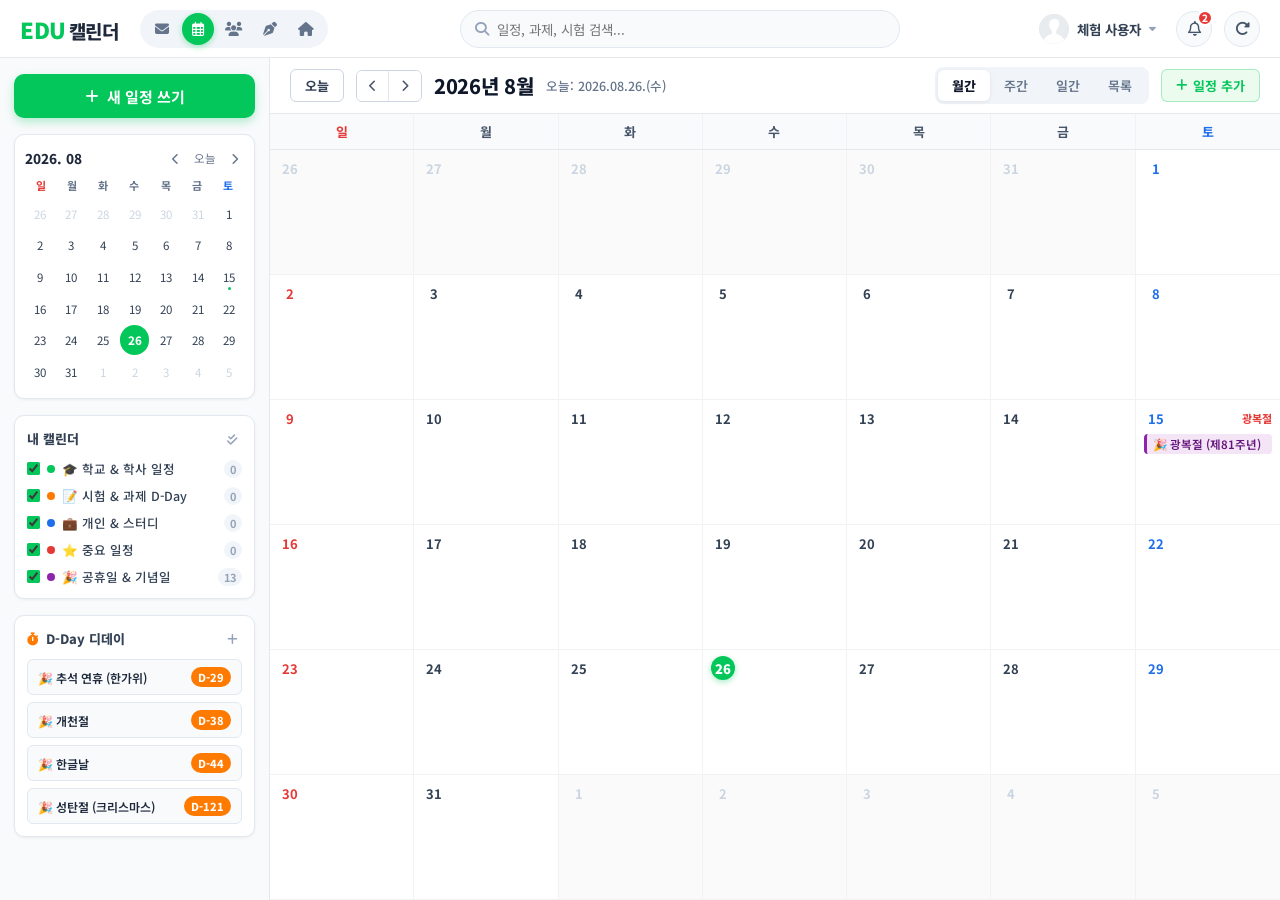
<file: calendar.html>
<!DOCTYPE html>
<html lang="ko">
<head>
    <meta charset="UTF-8">
    <meta name="viewport" content="width=device-width, initial-scale=1.0">
    <title>EDUVER 캘린더 : 스마트 학사 & 개인 일정 관리 (에듀버)</title>
    <!-- Google Fonts -->
    <link rel="preconnect" href="https://fonts.googleapis.com">
    <link rel="preconnect" href="https://fonts.gstatic.com" crossorigin>
    <link href="https://fonts.googleapis.com/css2?family=Inter:wght@400;500;600;700;800&family=Noto+Sans+KR:wght@300;400;500;700;900&display=swap" rel="stylesheet">
    <!-- FontAwesome 6.4.0 -->
    <link rel="stylesheet" href="https://cdnjs.cloudflare.com/ajax/libs/font-awesome/6.4.0/css/all.min.css">
    <link rel="stylesheet" href="calendar.css">
</head>
<body>
    <div class="cal-app-container">
        
        <!-- Header -->
        <header class="cal-header">
            <div class="header-left">
                <a href="index.html" class="logo-link" title="EDUVER 메인으로 이동">
                    <span class="logo-edu">EDU</span><span class="logo-cal">캘린더</span>
                </a>
                <!-- Quick Service Shortcuts -->
                <div class="quick-icons">
                    <button class="q-btn" title="메일" onclick="location.href='mail.html'"><i class="fa-solid fa-envelope"></i></button>
                    <button class="q-btn active" title="캘린더" onclick="location.href='calendar.html'"><i class="fa-regular fa-calendar-days"></i></button>
                    <button class="q-btn" title="카페" onclick="location.href='cafe.html'"><i class="fa-solid fa-users"></i></button>
                    <button class="q-btn" title="블로그" onclick="location.href='blog.html'"><i class="fa-solid fa-pen-nib"></i></button>
                    <button class="q-btn" title="홈" onclick="location.href='index.html'"><i class="fa-solid fa-house"></i></button>
                </div>
            </div>
            
            <div class="header-center">
                <!-- Search Box -->
                <div class="cal-search-box">
                    <i class="fa-solid fa-magnifying-glass search-icon"></i>
                    <input type="text" id="cal-search-input" placeholder="일정, 과제, 시험 검색..." autocomplete="off">
                    <button class="cal-search-clear-btn" id="cal-search-clear" style="display: none;"><i class="fa-solid fa-xmark"></i></button>
                </div>
            </div>
            
            <div class="header-right">
                <div class="user-profile" id="cal-user-profile-badge">
                    <div class="profile-avatar">
                        <img src="default-avatar.svg" id="cal-header-avatar" alt="Avatar">
                    </div>
                    <span class="profile-name" id="cal-header-username">사용자</span>
                    <i class="fa-solid fa-caret-down dropdown-arrow"></i>
                </div>
                <button class="header-icon-btn" id="btn-quick-notification" title="오늘의 알림">
                    <i class="fa-regular fa-bell"></i>
                    <span class="noti-badge" id="cal-noti-badge">2</span>
                </button>
                <button class="header-icon-btn" title="새로고침" id="btn-refresh-cal">
                    <i class="fa-solid fa-rotate-right"></i>
                </button>
            </div>
        </header>

        <!-- Main Body Layout -->
        <div class="cal-layout-body">
            
            <!-- Left Sidebar -->
            <aside class="cal-sidebar">
                
                <!-- Primary Action: 새 일정 쓰기 -->
                <div class="sidebar-action-box">
                    <button class="btn-create-event" id="btn-open-create-modal">
                        <i class="fa-solid fa-plus"></i> 새 일정 쓰기
                    </button>
                </div>

                <!-- Mini Month Datepicker Calendar -->
                <div class="mini-cal-card">
                    <div class="mini-cal-header">
                        <span class="mini-cal-title" id="mini-cal-title">2026. 08</span>
                        <div class="mini-cal-nav">
                            <button class="mini-nav-btn" id="btn-mini-prev" title="이전달"><i class="fa-solid fa-chevron-left"></i></button>
                            <button class="mini-nav-btn" id="btn-mini-today" title="오늘">오늘</button>
                            <button class="mini-nav-btn" id="btn-mini-next" title="다음달"><i class="fa-solid fa-chevron-right"></i></button>
                        </div>
                    </div>
                    <div class="mini-cal-grid-header">
                        <span class="sun">일</span>
                        <span>월</span>
                        <span>화</span>
                        <span>수</span>
                        <span>목</span>
                        <span>금</span>
                        <span class="sat">토</span>
                    </div>
                    <div class="mini-cal-grid-body" id="mini-cal-days">
                        <!-- Dynamically filled by JS -->
                    </div>
                </div>

                <!-- Category Filters (내 캘린더 목록) -->
                <div class="sidebar-section">
                    <div class="section-title-row">
                        <span class="section-title">내 캘린더</span>
                        <button class="section-more-btn" id="btn-toggle-all-categories" title="전체 선택/해제">
                            <i class="fa-solid fa-check-double"></i>
                        </button>
                    </div>
                    <ul class="cal-category-list">
                        <li class="category-item">
                            <label class="category-label">
                                <input type="checkbox" class="cat-filter-check" data-category="school" checked>
                                <span class="cat-color-dot" style="background: #03c75a;"></span>
                                <span class="cat-name">🎓 학교 & 학사 일정</span>
                            </label>
                            <span class="cat-count" id="count-school">0</span>
                        </li>
                        <li class="category-item">
                            <label class="category-label">
                                <input type="checkbox" class="cat-filter-check" data-category="exam" checked>
                                <span class="cat-color-dot" style="background: #ff7a00;"></span>
                                <span class="cat-name">📝 시험 & 과제 D-Day</span>
                            </label>
                            <span class="cat-count" id="count-exam">0</span>
                        </li>
                        <li class="category-item">
                            <label class="category-label">
                                <input type="checkbox" class="cat-filter-check" data-category="personal" checked>
                                <span class="cat-color-dot" style="background: #1f6feb;"></span>
                                <span class="cat-name">💼 개인 & 스터디</span>
                            </label>
                            <span class="cat-count" id="count-personal">0</span>
                        </li>
                        <li class="category-item">
                            <label class="category-label">
                                <input type="checkbox" class="cat-filter-check" data-category="important" checked>
                                <span class="cat-color-dot" style="background: #e53935;"></span>
                                <span class="cat-name">⭐ 중요 일정</span>
                            </label>
                            <span class="cat-count" id="count-important">0</span>
                        </li>
                        <li class="category-item">
                            <label class="category-label">
                                <input type="checkbox" class="cat-filter-check" data-category="holiday" checked>
                                <span class="cat-color-dot" style="background: #8e24aa;"></span>
                                <span class="cat-name">🎉 공휴일 & 기념일</span>
                            </label>
                            <span class="cat-count" id="count-holiday">0</span>
                        </li>
                    </ul>
                </div>

                <!-- D-Day Counter Widget -->
                <div class="sidebar-section dday-section">
                    <div class="section-title-row">
                        <span class="section-title"><i class="fa-solid fa-stopwatch" style="color: #ff7a00; margin-right: 4px;"></i> D-Day 디데이</span>
                        <button class="section-add-btn" id="btn-quick-dday" title="D-Day 추가"><i class="fa-solid fa-plus"></i></button>
                    </div>
                    <div class="dday-list" id="dday-list-container">
                        <!-- Dynamically filled by JS -->
                    </div>
                </div>

            </aside>

            <!-- Main Calendar Workspace -->
            <main class="cal-main-workspace">
                
                <!-- Main Calendar Top Control Toolbar -->
                <div class="cal-main-toolbar">
                    <div class="toolbar-left">
                        <button class="btn-today" id="btn-cal-today">오늘</button>
                        <div class="nav-arrow-group">
                            <button class="btn-nav-arrow" id="btn-cal-prev" title="이전"><i class="fa-solid fa-chevron-left"></i></button>
                            <button class="btn-nav-arrow" id="btn-cal-next" title="다음"><i class="fa-solid fa-chevron-right"></i></button>
                        </div>
                        <h2 class="current-period-title" id="current-period-display">2026년 8월</h2>
                        <span class="today-sub-indicator" id="today-sub-indicator"></span>
                    </div>

                    <div class="toolbar-right">
                        <!-- View Mode Switcher -->
                        <div class="view-switch-group">
                            <button class="btn-view-mode active" data-view="month">월간</button>
                            <button class="btn-view-mode" data-view="week">주간</button>
                            <button class="btn-view-mode" data-view="day">일간</button>
                            <button class="btn-view-mode" data-view="list">목록</button>
                        </div>
                        <!-- Quick Add -->
                        <button class="btn-toolbar-add" id="btn-toolbar-quick-add">
                            <i class="fa-solid fa-plus"></i> 일정 추가
                        </button>
                    </div>
                </div>

                <!-- Calendar Views Container -->
                <div class="cal-views-viewport">
                    
                    <!-- 1. Month View (월간 뷰) -->
                    <div class="view-panel active" id="view-month">
                        <div class="month-grid-header">
                            <div class="day-col-header sun">일</div>
                            <div class="day-col-header">월</div>
                            <div class="day-col-header">화</div>
                            <div class="day-col-header">수</div>
                            <div class="day-col-header">목</div>
                            <div class="day-col-header">금</div>
                            <div class="day-col-header sat">토</div>
                        </div>
                        <div class="month-grid-body" id="month-grid-cells">
                            <!-- Dynamic 35~42 day cells -->
                        </div>
                    </div>

                    <!-- 2. Week View (주간 뷰) -->
                    <div class="view-panel" id="view-week" style="display: none;">
                        <div class="week-all-day-rack">
                            <div class="time-gutter-label">종일</div>
                            <div class="week-all-day-cells" id="week-allday-cells"></div>
                        </div>
                        <div class="week-time-grid-wrapper">
                            <div class="time-col-gutter" id="week-time-gutter"></div>
                            <div class="week-columns-container" id="week-columns-container"></div>
                        </div>
                    </div>

                    <!-- 3. Day View (일간 뷰) -->
                    <div class="view-panel" id="view-day" style="display: none;">
                        <div class="day-view-header" id="day-view-header-title">2026년 8월 26일 (수)</div>
                        <div class="day-view-allday-rack" id="day-view-allday-rack"></div>
                        <div class="day-view-grid-wrapper">
                            <div class="time-col-gutter" id="day-time-gutter"></div>
                            <div class="day-view-column" id="day-view-column"></div>
                        </div>
                    </div>

                    <!-- 4. List / Agenda View (목록 뷰) -->
                    <div class="view-panel" id="view-list" style="display: none;">
                        <div class="list-view-container" id="list-view-container">
                            <!-- Dynamic agenda list -->
                        </div>
                    </div>

                </div>

            </main>

        </div>

    </div>

    <!-- ==================================================== -->
    <!-- Modal 1: Create / Edit Event Modal (새 일정 쓰기 / 수정) -->
    <!-- ==================================================== -->
    <div class="cal-modal-overlay" id="modal-event-editor" style="display: none;">
        <div class="cal-modal-box">
            <div class="modal-header">
                <h3 class="modal-title" id="modal-editor-title"><i class="fa-regular fa-calendar-plus" style="color: #03c75a;"></i> 새 일정 등록</h3>
                <button class="modal-close-btn" id="btn-close-editor-modal"><i class="fa-solid fa-xmark"></i></button>
            </div>
            <div class="modal-body">
                
                <!-- Title -->
                <div class="form-group">
                    <label class="form-label">일정 제목 <span class="required">*</span></label>
                    <input type="text" class="form-input title-input" id="event-input-title" placeholder="일정 제목을 입력하세요 (예: 2학기 개학식, 컴퓨터공학 과제 제출)" required>
                </div>

                <!-- Category -->
                <div class="form-group">
                    <label class="form-label">캘린더 분류</label>
                    <div class="category-radio-group">
                        <label class="cat-radio-btn active" data-cat="school">
                            <input type="radio" name="event-cat" value="school" checked>
                            <span class="cat-pill school"><i class="fa-solid fa-graduation-cap"></i> 학사/학교</span>
                        </label>
                        <label class="cat-radio-btn" data-cat="exam">
                            <input type="radio" name="event-cat" value="exam">
                            <span class="cat-pill exam"><i class="fa-solid fa-pen-to-square"></i> 시험/과제</span>
                        </label>
                        <label class="cat-radio-btn" data-cat="personal">
                            <input type="radio" name="event-cat" value="personal">
                            <span class="cat-pill personal"><i class="fa-solid fa-user"></i> 개인/스터디</span>
                        </label>
                        <label class="cat-radio-btn" data-cat="important">
                            <input type="radio" name="event-cat" value="important">
                            <span class="cat-pill important"><i class="fa-solid fa-star"></i> 중요</span>
                        </label>
                        <label class="cat-radio-btn" data-cat="holiday">
                            <input type="radio" name="event-cat" value="holiday">
                            <span class="cat-pill holiday"><i class="fa-solid fa-cake-candles"></i> 기념일</span>
                        </label>
                    </div>
                </div>

                <!-- Date & Time Range -->
                <div class="form-group">
                    <div class="label-with-allday">
                        <label class="form-label">일시</label>
                        <label class="allday-check-label">
                            <input type="checkbox" id="event-check-allday" checked>
                            <span>종일</span>
                        </label>
                    </div>
                    <div class="datetime-picker-row">
                        <div class="date-time-item">
                            <span class="dt-sublabel">시작</span>
                            <input type="date" class="form-input date-input" id="event-start-date">
                            <input type="time" class="form-input time-input" id="event-start-time" value="09:00" style="display: none;">
                        </div>
                        <span class="dt-separator">~</span>
                        <div class="date-time-item">
                            <span class="dt-sublabel">종료</span>
                            <input type="date" class="form-input date-input" id="event-end-date">
                            <input type="time" class="form-input time-input" id="event-end-time" value="18:00" style="display: none;">
                        </div>
                    </div>
                </div>

                <!-- Location -->
                <div class="form-group">
                    <label class="form-label">장소 / 위치</label>
                    <div class="input-with-icon">
                        <i class="fa-solid fa-location-dot input-icon"></i>
                        <input type="text" class="form-input" id="event-input-location" placeholder="강의실, 학교 강당, 스터디룸, 온라인(Zoom) 등">
                    </div>
                </div>

                <!-- Reminder -->
                <div class="form-group">
                    <label class="form-label">알림 설정</label>
                    <div class="input-with-icon">
                        <i class="fa-regular fa-bell input-icon"></i>
                        <select class="form-select" id="event-select-reminder">
                            <option value="none">알림 없음</option>
                            <option value="10min">10분 전</option>
                            <option value="30min">30분 전</option>
                            <option value="1hour">1시간 전</option>
                            <option value="1day" selected>1일 전 (오전 9시)</option>
                        </select>
                    </div>
                </div>

                <!-- Memo -->
                <div class="form-group">
                    <label class="form-label">메모 / 세부 내용</label>
                    <textarea class="form-textarea" id="event-input-memo" rows="3" placeholder="준비물, 과제 범위, 제출 링크 등 세부 사항을 메모하세요."></textarea>
                </div>

            </div>
            <div class="modal-footer">
                <button type="button" class="btn-modal-cancel" id="btn-cancel-editor">취소</button>
                <button type="button" class="btn-modal-submit" id="btn-save-event">저장</button>
            </div>
        </div>
    </div>

    <!-- ==================================================== -->
    <!-- Modal 2: Event Detail Popover (일정 상세 조회) -->
    <!-- ==================================================== -->
    <div class="cal-modal-overlay" id="modal-event-detail" style="display: none;">
        <div class="cal-modal-box detail-box">
            <div class="modal-header">
                <span class="detail-cat-badge" id="detail-badge-cat">🎓 학사/학교</span>
                <div class="detail-top-actions">
                    <button class="icon-action-btn" id="btn-detail-edit" title="수정"><i class="fa-solid fa-pen"></i></button>
                    <button class="icon-action-btn delete" id="btn-detail-delete" title="삭제"><i class="fa-solid fa-trash-can"></i></button>
                    <button class="modal-close-btn" id="btn-close-detail-modal"><i class="fa-solid fa-xmark"></i></button>
                </div>
            </div>
            <div class="modal-body">
                <h3 class="detail-event-title" id="detail-title">2학기 개학식</h3>
                
                <div class="detail-info-item">
                    <i class="fa-regular fa-clock info-icon"></i>
                    <span id="detail-datetime">2026.08.26.(수) 종일</span>
                </div>

                <div class="detail-info-item" id="detail-location-row">
                    <i class="fa-solid fa-location-dot info-icon"></i>
                    <span id="detail-location">순천선혜학교 본관 대강당</span>
                </div>

                <div class="detail-info-item" id="detail-reminder-row">
                    <i class="fa-regular fa-bell info-icon"></i>
                    <span id="detail-reminder">1일 전 알림</span>
                </div>

                <div class="detail-memo-box" id="detail-memo-box">
                    <p id="detail-memo">새 학기 준비물 점검 및 개학식 진행.</p>
                </div>
            </div>
            <div class="modal-footer detail-footer">
                <button class="btn-toggle-complete" id="btn-toggle-event-done">
                    <i class="fa-regular fa-circle-check"></i> 완료 표시
                </button>
                <button class="btn-modal-cancel" id="btn-close-detail-bottom">닫기</button>
            </div>
        </div>
    </div>

    <!-- ==================================================== -->
    <!-- Popover: Day More Events List (날짜별 +n개 더보기 팝오버) -->
    <!-- ==================================================== -->
    <div class="day-more-popover" id="popover-more-events" style="display: none;">
        <div class="more-popover-header">
            <span class="more-date-title" id="more-popover-date-title">8월 26일 (수)</span>
            <button class="more-close-btn" id="btn-close-more-popover"><i class="fa-solid fa-xmark"></i></button>
        </div>
        <div class="more-events-list" id="more-popover-events-list">
            <!-- Filled dynamically -->
        </div>
        <div class="more-popover-footer">
            <button class="btn-popover-add-on-date" id="btn-more-popover-add"><i class="fa-solid fa-plus"></i> 이 날짜에 일정 쓰기</button>
        </div>
    </div>

    <script src="calendar.js"></script>
</body>
</html>
</file>
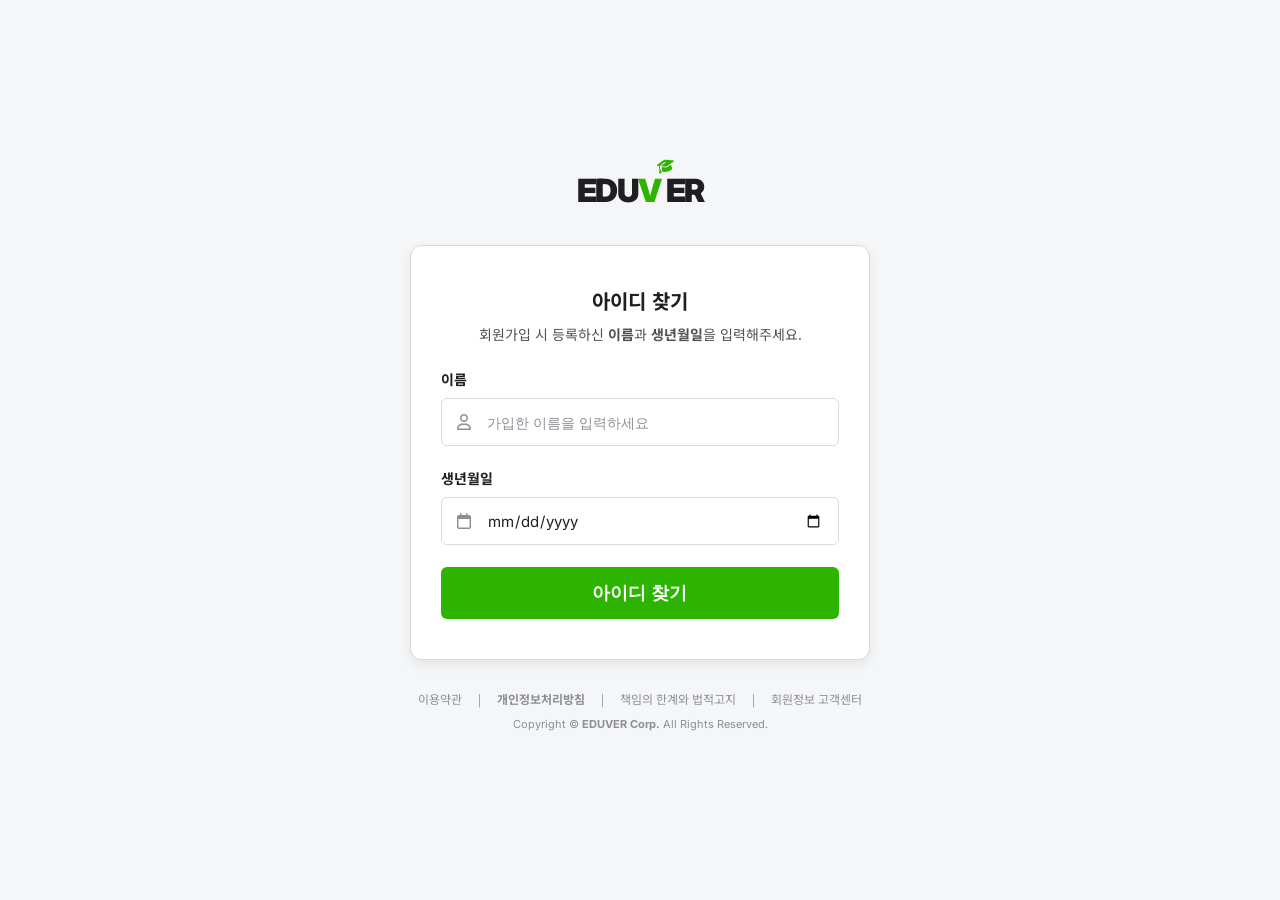
<file: find-id.html>
<!DOCTYPE html>
<html lang="ko">
<head>
    <meta charset="UTF-8">
    <meta name="viewport" content="width=device-width, initial-scale=1.0">
    <title>아이디 찾기 : EDUVER (에듀버)</title>
    <!-- Google Fonts -->
    <link rel="preconnect" href="https://fonts.googleapis.com">
    <link rel="preconnect" href="https://fonts.gstatic.com" crossorigin>
    <link href="https://fonts.googleapis.com/css2?family=Inter:wght@400;600;700&family=Noto+Sans+KR:wght@300;400;500;700&display=swap" rel="stylesheet">
    <!-- FontAwesome for icons -->
    <link rel="stylesheet" href="https://cdnjs.cloudflare.com/ajax/libs/font-awesome/6.4.0/css/all.min.css">
    <link rel="stylesheet" href="signup.css">
    <style>
        .find-id-desc {
            font-size: 14px;
            color: var(--text-secondary);
            margin-bottom: 24px;
            line-height: 1.5;
            text-align: center;
        }

        .result-box {
            display: none;
            background-color: #f8fafc;
            border: 1px solid #e2e8f0;
            border-radius: 10px;
            padding: 24px;
            margin-top: 20px;
            text-align: center;
            animation: fadeIn 0.3s ease;
        }

        @keyframes fadeIn {
            from { opacity: 0; transform: translateY(6px); }
            to { opacity: 1; transform: translateY(0); }
        }

        .result-icon {
            font-size: 38px;
            color: var(--primary-color);
            margin-bottom: 12px;
        }

        .result-title {
            font-size: 16px;
            font-weight: 700;
            color: var(--text-primary);
            margin-bottom: 8px;
        }

        .result-id-card {
            background: #ffffff;
            border: 1px solid var(--border-medium);
            border-radius: 8px;
            padding: 14px;
            margin: 12px 0;
            display: flex;
            align-items: center;
            justify-content: space-between;
        }

        .found-id-text {
            font-size: 18px;
            font-weight: 700;
            color: var(--primary-color);
            letter-spacing: 0.5px;
        }

        .found-created-text {
            font-size: 12px;
            color: var(--text-muted);
        }

        .result-actions {
            display: flex;
            gap: 10px;
            margin-top: 18px;
        }

        .btn-secondary {
            flex: 1;
            padding: 14px 0;
            font-size: 15px;
            font-weight: 600;
            color: var(--text-primary);
            background: #ffffff;
            border: 1px solid var(--border-medium);
            border-radius: 8px;
            cursor: pointer;
            text-decoration: none;
            display: inline-flex;
            align-items: center;
            justify-content: center;
            transition: background-color 0.2s;
        }

        .btn-secondary:hover {
            background: #f1f3f5;
        }

        .btn-primary-link {
            flex: 1;
            padding: 14px 0;
            font-size: 15px;
            font-weight: 600;
            color: #ffffff;
            background: var(--primary-color);
            border: none;
            border-radius: 8px;
            cursor: pointer;
            text-decoration: none;
            display: inline-flex;
            align-items: center;
            justify-content: center;
            transition: background-color 0.2s;
        }

        .btn-primary-link:hover {
            background: var(--primary-hover);
        }
    </style>
</head>
<body>
    <div class="signup-wrapper">
        <!-- Logo Header -->
        <header class="signup-header">
            <a href="index.html" class="logo-link">
                <span class="logo-text">
                    EDU<span class="logo-highlight">V<span class="cap-icon"><i class="fa-solid fa-graduation-cap"></i></span></span>ER
                </span>
            </a>
        </header>

        <!-- Main Form Box -->
        <main class="signup-container">
            <h2 style="font-size: 20px; font-weight: 700; text-align: center; margin-bottom: 8px;">아이디 찾기</h2>
            <p class="find-id-desc">회원가입 시 등록하신 <strong>이름</strong>과 <strong>생년월일</strong>을 입력해주세요.</p>

            <form id="find-id-form" novalidate>
                <!-- Name Field -->
                <div class="input-row">
                    <label for="find-name" class="input-label">이름</label>
                    <div class="input-wrapper">
                        <i class="fa-regular fa-user input-icon"></i>
                        <input type="text" id="find-name" placeholder="가입한 이름을 입력하세요" required>
                    </div>
                    <div class="field-error" id="error-find-name">이름을 입력해주세요.</div>
                </div>

                <!-- Date of Birth Field -->
                <div class="input-row">
                    <label for="find-birthdate" class="input-label">생년월일</label>
                    <div class="input-wrapper">
                        <i class="fa-regular fa-calendar input-icon"></i>
                        <input type="date" id="find-birthdate" required>
                    </div>
                    <div class="field-error" id="error-find-birthdate">생년월일을 선택해주세요.</div>
                </div>

                <!-- Submit Button -->
                <button type="submit" class="submit-btn" id="find-submit-btn">
                    아이디 찾기
                </button>
            </form>

            <!-- Result Box -->
            <div class="result-box" id="result-box">
                <div class="result-icon"><i class="fa-solid fa-circle-check"></i></div>
                <div class="result-title">등록된 회원 정보를 찾았습니다!</div>
                <div id="found-id-container">
                    <!-- Dynamic ID items inserted here -->
                </div>
                <div class="result-actions">
                    <a href="index.html" class="btn-primary-link">로그인하러 가기</a>
                    <a href="signup.html" class="btn-secondary">회원가입</a>
                </div>
            </div>
        </main>

        <!-- Footer -->
        <footer class="signup-footer" style="margin-top: 30px; text-align: center; font-size: 12px; color: var(--text-muted);">
            <div class="footer-links" style="margin-bottom: 8px;">
                <a href="#" style="color: var(--text-muted); text-decoration: none; margin: 0 6px;">이용약관</a> |
                <a href="#" style="color: var(--text-muted); text-decoration: none; margin: 0 6px; font-weight: 700;">개인정보처리방침</a> |
                <a href="#" style="color: var(--text-muted); text-decoration: none; margin: 0 6px;">책임의 한계와 법적고지</a> |
                <a href="#" style="color: var(--text-muted); text-decoration: none; margin: 0 6px;">회원정보 고객센터</a>
            </div>
            <p class="copyright">Copyright &copy; <strong>EDUVER Corp.</strong> All Rights Reserved.</p>
        </footer>
    </div>

    <!-- Toast Notification -->
    <div class="toast" id="toast">
        <i class="fa-solid fa-circle-check toast-icon" id="toast-icon"></i>
        <span id="toast-message">알림 메시지</span>
    </div>

    <script src="find-id.js"></script>
</body>
</html>
</file>
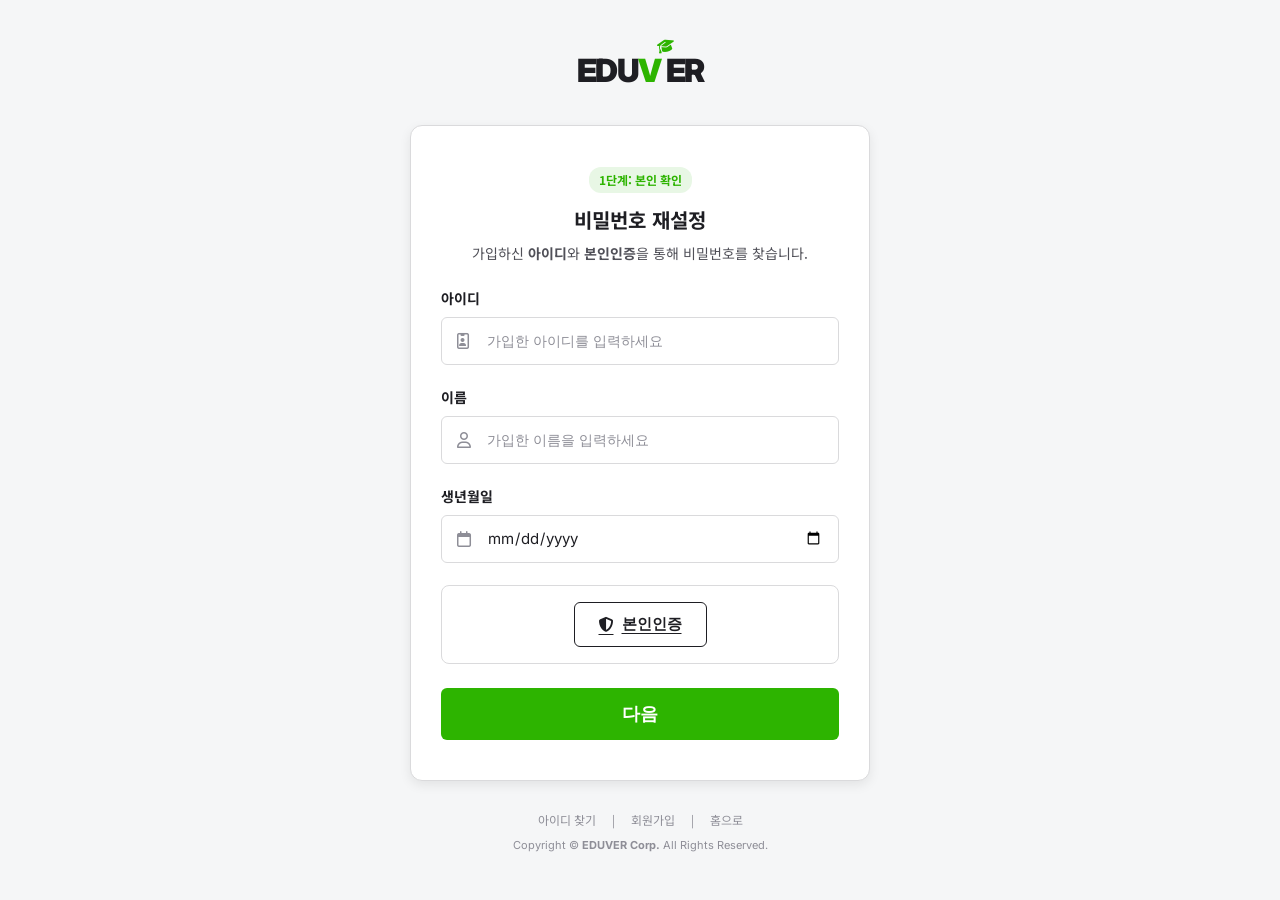
<file: find-password.html>
<!DOCTYPE html>
<html lang="ko">
<head>
    <meta charset="UTF-8">
    <meta name="viewport" content="width=device-width, initial-scale=1.0">
    <title>비밀번호 재설정 : EDUVER (에듀버)</title>
    <!-- Google Fonts -->
    <link rel="preconnect" href="https://fonts.googleapis.com">
    <link rel="preconnect" href="https://fonts.gstatic.com" crossorigin>
    <link href="https://fonts.googleapis.com/css2?family=Inter:wght@400;600;700&family=Noto+Sans+KR:wght@300;400;500;700&display=swap" rel="stylesheet">
    <!-- FontAwesome for icons -->
    <link rel="stylesheet" href="https://cdnjs.cloudflare.com/ajax/libs/font-awesome/6.4.0/css/all.min.css">
    <link rel="stylesheet" href="signup.css">
    <style>
        .find-pw-desc {
            font-size: 14px;
            color: var(--text-secondary);
            margin-bottom: 24px;
            line-height: 1.5;
            text-align: center;
        }

        .step-badge {
            display: inline-block;
            padding: 4px 10px;
            background: var(--primary-light);
            color: var(--primary-color);
            border-radius: 12px;
            font-size: 12px;
            font-weight: 700;
            margin-bottom: 12px;
        }

        /* Verification Action Button (Naver Style) */
        .auth-trigger-box {
            background: #ffffff;
            border: 1px solid var(--border-medium);
            border-radius: 8px;
            padding: 16px;
            margin-top: 16px;
            margin-bottom: 24px;
            text-align: center;
            display: flex;
            flex-direction: column;
            align-items: center;
            justify-content: center;
            gap: 10px;
        }

        .auth-trigger-btn {
            display: inline-flex;
            align-items: center;
            gap: 8px;
            padding: 12px 24px;
            background: #ffffff;
            color: #1e1e23;
            border: 1px solid #1e1e23;
            border-radius: 6px;
            font-size: 15px;
            font-weight: 700;
            cursor: pointer;
            text-decoration: underline;
            text-underline-offset: 4px;
            transition: all 0.2s;
        }

        .auth-trigger-btn:hover {
            background: #f8fafc;
            color: var(--primary-color);
            border-color: var(--primary-color);
        }

        .auth-status-badge {
            display: none;
            align-items: center;
            gap: 6px;
            color: var(--primary-color);
            font-size: 13px;
            font-weight: 600;
        }

        /* Government / Auth Popup Modal (Second Screenshot Style) */
        .modal-overlay {
            display: none;
            position: fixed;
            top: 0;
            left: 0;
            width: 100vw;
            height: 100vh;
            background: rgba(0, 0, 0, 0.55);
            z-index: 9999;
            align-items: center;
            justify-content: center;
            animation: fadeIn 0.2s ease;
        }

        .auth-modal {
            width: 720px;
            max-width: 95vw;
            background: #ffffff;
            border-radius: 8px;
            box-shadow: 0 10px 30px rgba(0, 0, 0, 0.3);
            display: flex;
            min-height: 480px;
            overflow: hidden;
            border: 1px solid #c8d1dc;
        }

        /* Left Side: JoyBank selection */
        .modal-left {
            width: 180px;
            background: #f4f6f9;
            border-right: 1px solid #e1e7ee;
            padding: 20px 14px;
            display: flex;
            flex-direction: column;
        }

        .modal-left-title {
            font-size: 14px;
            font-weight: 700;
            color: #333d4b;
            display: flex;
            align-items: center;
            gap: 6px;
            margin-bottom: 20px;
        }

        .provider-item {
            display: flex;
            flex-direction: column;
            align-items: center;
            justify-content: center;
            padding: 16px 10px;
            background: #ffffff;
            border: 2px solid #0066ff;
            border-radius: 12px;
            cursor: pointer;
            box-shadow: 0 2px 6px rgba(0,102,255,0.12);
        }

        .provider-icon {
            width: 48px;
            height: 48px;
            border-radius: 14px;
            background: #0066ff;
            color: #ffffff;
            display: flex;
            align-items: center;
            justify-content: center;
            font-size: 24px;
            margin-bottom: 8px;
        }

        .provider-name {
            font-size: 13px;
            font-weight: 700;
            color: #191f28;
        }

        /* Right Side: Form details */
        .modal-right {
            flex: 1;
            display: flex;
            flex-direction: column;
            background: #ffffff;
        }

        .modal-header-bar {
            background: #1e293b;
            color: #ffffff;
            padding: 12px 20px;
            display: flex;
            align-items: center;
            justify-content: space-between;
        }

        .header-brand {
            display: flex;
            align-items: center;
            gap: 8px;
            font-size: 15px;
            font-weight: 700;
        }

        .header-brand-icon {
            background: #0066ff;
            color: #ffffff;
            width: 22px;
            height: 22px;
            border-radius: 4px;
            display: inline-flex;
            align-items: center;
            justify-content: center;
            font-size: 12px;
            font-weight: 900;
        }

        .header-gov {
            font-size: 12px;
            color: #cbd5e1;
            display: flex;
            align-items: center;
            gap: 4px;
        }

        .modal-body-content {
            padding: 20px 24px;
            flex: 1;
            overflow-y: auto;
        }

        .section-sub-title {
            font-size: 14px;
            font-weight: 700;
            color: #1e1e23;
            margin-bottom: 12px;
        }

        /* Compact Gov Form Table */
        .gov-form-table {
            width: 100%;
            border-top: 2px solid #333d4b;
            border-collapse: collapse;
            margin-bottom: 16px;
        }

        .gov-form-table th {
            width: 110px;
            background: #f8fafc;
            padding: 10px 12px;
            font-size: 13px;
            font-weight: 600;
            color: #4b5563;
            text-align: left;
            border-bottom: 1px solid #e5e7eb;
            border-right: 1px solid #e5e7eb;
        }

        .gov-form-table td {
            padding: 8px 12px;
            border-bottom: 1px solid #e5e7eb;
        }

        .gov-input {
            width: 100%;
            padding: 8px 10px;
            border: 1px solid #d1d5db;
            border-radius: 4px;
            font-size: 13px;
            outline: none;
            box-sizing: border-box;
        }

        .gov-input:focus {
            border-color: #0066ff;
        }

        /* Agreement Section */
        .agreement-box {
            background: #fafafa;
            border: 1px solid #e5e7eb;
            border-radius: 6px;
            padding: 12px;
            margin-top: 12px;
        }

        .agree-header {
            display: flex;
            justify-content: space-between;
            align-items: center;
            font-size: 13px;
            font-weight: 700;
            margin-bottom: 8px;
            padding-bottom: 6px;
            border-bottom: 1px solid #e5e7eb;
        }

        .agree-items {
            display: grid;
            grid-template-columns: 1fr 1fr;
            gap: 6px;
            font-size: 12px;
            color: #4b5563;
        }

        .agree-item {
            display: flex;
            align-items: center;
            justify-content: space-between;
        }

        .agree-link {
            color: #6b7280;
            border: 1px solid #d1d5db;
            padding: 1px 6px;
            border-radius: 3px;
            font-size: 11px;
            cursor: pointer;
            background: #ffffff;
        }

        /* 1-Won Verification Sub-section inside modal */
        .modal-verify-code-section {
            display: none;
            background: #eef6ff;
            border: 1px solid #bfdbfe;
            border-radius: 6px;
            padding: 12px;
            margin-top: 14px;
        }

        .modal-footer-bar {
            display: flex;
            border-top: 1px solid #e5e7eb;
        }

        .btn-modal-close {
            flex: 1;
            padding: 14px 0;
            background: #f1f5f9;
            border: none;
            font-size: 14px;
            font-weight: 600;
            color: #475569;
            cursor: pointer;
            transition: background 0.2s;
        }

        .btn-modal-close:hover {
            background: #e2e8f0;
        }

        .btn-modal-submit {
            flex: 1.5;
            padding: 14px 0;
            background: #0066ff;
            border: none;
            font-size: 14px;
            font-weight: 700;
            color: #ffffff;
            cursor: pointer;
            transition: background 0.2s;
        }

        .btn-modal-submit:hover {
            background: #0052cc;
        }

        .btn-modal-submit:disabled {
            background: #93c5fd;
            cursor: not-allowed;
        }

        .result-box {
            display: none;
            background-color: #f8fafc;
            border: 1px solid #e2e8f0;
            border-radius: 10px;
            padding: 24px;
            margin-top: 20px;
            text-align: center;
            animation: fadeIn 0.3s ease;
        }

        .result-icon {
            font-size: 38px;
            color: var(--primary-color);
            margin-bottom: 12px;
        }

        .result-title {
            font-size: 16px;
            font-weight: 700;
            color: var(--text-primary);
            margin-bottom: 8px;
        }

        .btn-primary-link {
            display: block;
            width: 100%;
            padding: 14px 0;
            font-size: 15px;
            font-weight: 600;
            color: #ffffff;
            background: var(--primary-color);
            border: none;
            border-radius: 8px;
            cursor: pointer;
            text-decoration: none;
            text-align: center;
            margin-top: 18px;
            transition: background-color 0.2s;
        }

        .btn-primary-link:hover {
            background: var(--primary-hover);
        }
    </style>
</head>
<body>
    <div class="signup-wrapper">
        <!-- Logo Header -->
        <header class="signup-header">
            <a href="index.html" class="logo-link">
                <span class="logo-text">
                    EDU<span class="logo-highlight">V<span class="cap-icon"><i class="fa-solid fa-graduation-cap"></i></span></span>ER
                </span>
            </a>
        </header>

        <!-- Main Form Box -->
        <main class="signup-container">
            <div style="text-align: center;">
                <span class="step-badge" id="step-badge">1단계: 본인 확인</span>
                <h2 style="font-size: 20px; font-weight: 700; margin-bottom: 8px;" id="page-title">비밀번호 재설정</h2>
                <p class="find-pw-desc" id="page-desc">가입하신 <strong>아이디</strong>와 <strong>본인인증</strong>을 통해 비밀번호를 찾습니다.</p>
            </div>

            <!-- Step 1: Verification Form -->
            <form id="verify-user-form" novalidate>
                <!-- Username Field -->
                <div class="input-row">
                    <label for="verify-username" class="input-label">아이디</label>
                    <div class="input-wrapper">
                        <i class="fa-regular fa-id-badge input-icon"></i>
                        <input type="text" id="verify-username" placeholder="가입한 아이디를 입력하세요" required>
                    </div>
                    <div class="field-error" id="error-verify-username">아이디를 입력해주세요.</div>
                </div>

                <!-- Name Field -->
                <div class="input-row">
                    <label for="verify-name" class="input-label">이름</label>
                    <div class="input-wrapper">
                        <i class="fa-regular fa-user input-icon"></i>
                        <input type="text" id="verify-name" placeholder="가입한 이름을 입력하세요" required>
                    </div>
                    <div class="field-error" id="error-verify-name">이름을 입력해주세요.</div>
                </div>

                <!-- Date of Birth Field -->
                <div class="input-row">
                    <label for="verify-birthdate" class="input-label">생년월일</label>
                    <div class="input-wrapper">
                        <i class="fa-regular fa-calendar input-icon"></i>
                        <input type="date" id="verify-birthdate" required>
                    </div>
                    <div class="field-error" id="error-verify-birthdate">생년월일을 선택해주세요.</div>
                </div>

                <!-- Naver-style Authenticaton Trigger Box -->
                <div class="auth-trigger-box">
                    <button type="button" class="auth-trigger-btn" id="open-auth-modal-btn">
                        <i class="fa-solid fa-shield-halved"></i> 본인인증
                    </button>
                    <div class="auth-status-badge" id="auth-status-badge">
                        <i class="fa-solid fa-circle-check"></i> 본인인증이 완료되었습니다.
                    </div>
                </div>

                <!-- Submit Button -->
                <button type="submit" class="submit-btn" id="verify-submit-btn">
                    다음
                </button>
            </form>

            <!-- Step 2: Password Reset Form -->
            <form id="reset-pw-form" style="display: none;" novalidate>
                <!-- New Password Field -->
                <div class="input-row">
                    <label for="new-password" class="input-label">새 비밀번호</label>
                    <div class="input-wrapper">
                        <i class="fa-solid fa-lock input-icon"></i>
                        <input type="password" id="new-password" placeholder="비밀번호 (8자 이상, 문자/숫자/특수문자)" required>
                        <button type="button" class="pw-toggle-btn" tabindex="-1"><i class="fa-regular fa-eye"></i></button>
                    </div>
                    <div class="field-error" id="error-new-password">비밀번호는 8자 이상이며 문자, 숫자, 특수문자를 포함해야 합니다.</div>
                </div>

                <!-- Confirm Password Field -->
                <div class="input-row">
                    <label for="new-password-confirm" class="input-label">새 비밀번호 확인</label>
                    <div class="input-wrapper">
                        <i class="fa-solid fa-shield-halved input-icon"></i>
                        <input type="password" id="new-password-confirm" placeholder="새 비밀번호를 한 번 더 입력하세요" required>
                        <button type="button" class="pw-toggle-btn" tabindex="-1"><i class="fa-regular fa-eye"></i></button>
                    </div>
                    <div class="field-error" id="error-new-password-confirm">비밀번호가 일치하지 않습니다.</div>
                    <div class="field-success" id="success-new-password-confirm">비밀번호가 일치합니다.</div>
                </div>

                <!-- Reset Submit Button -->
                <button type="submit" class="submit-btn" id="reset-submit-btn">
                    비밀번호 변경하기
                </button>
            </form>

            <!-- Step 3: Success Result Box -->
            <div class="result-box" id="result-box">
                <div class="result-icon"><i class="fa-solid fa-circle-check"></i></div>
                <div class="result-title">비밀번호가 성공적으로 변경되었습니다!</div>
                <p style="font-size: 14px; color: var(--text-secondary); margin-top: 6px;">새로운 비밀번호로 로그인해 주세요.</p>
                <a href="index.html" class="btn-primary-link">로그인하러 가기</a>
            </div>
        </main>

        <!-- Footer -->
        <footer class="signup-footer" style="margin-top: 30px; text-align: center; font-size: 12px; color: var(--text-muted);">
            <div class="footer-links" style="margin-bottom: 8px;">
                <a href="find-id.html" style="color: var(--text-muted); text-decoration: none; margin: 0 6px;">아이디 찾기</a> |
                <a href="signup.html" style="color: var(--text-muted); text-decoration: none; margin: 0 6px;">회원가입</a> |
                <a href="index.html" style="color: var(--text-muted); text-decoration: none; margin: 0 6px;">홈으로</a>
            </div>
            <p class="copyright">Copyright &copy; <strong>EDUVER Corp.</strong> All Rights Reserved.</p>
        </footer>
    </div>

    <!-- Government/Bank Style Modal Popup -->
    <div class="modal-overlay" id="auth-modal-overlay">
        <div class="auth-modal">
            <!-- Left Provider Panel -->
            <div class="modal-left">
                <div class="modal-left-title">
                    <i class="fa-regular fa-id-card" style="color: #0066ff;"></i> 민간인증서
                </div>
                <div class="provider-item active">
                    <div class="provider-icon">
                        <i class="fa-solid fa-building-columns"></i>
                    </div>
                    <div class="provider-name">조이뱅크</div>
                </div>
            </div>

            <!-- Right Content Panel -->
            <div class="modal-right">
                <div class="modal-header-bar">
                    <div class="header-brand">
                        <span class="header-brand-icon">J</span> 조이뱅크 간편인증
                    </div>
                    <div class="header-gov">
                        <i class="fa-solid fa-shield-halved"></i> 안전인증센터
                    </div>
                </div>

                <div class="modal-body-content">
                    <div class="section-sub-title">본인인증 정보 입력</div>
                    <table class="gov-form-table">
                        <tr>
                            <th>이름</th>
                            <td>
                                <input type="text" class="gov-input" id="modal-input-name" placeholder="이름" required>
                            </td>
                        </tr>
                        <tr>
                            <th>계좌번호</th>
                            <td>
                                <input type="text" class="gov-input" id="modal-input-account" placeholder="JoyBank 계좌번호 (예: 780-5183-6932-59)" required>
                            </td>
                        </tr>
                    </table>

                    <!-- Terms Agreement -->
                    <div class="agreement-box">
                        <div class="agree-header">
                            <span>서비스 이용에 대한 동의</span>
                            <label style="font-weight: 600; cursor: pointer; display: flex; align-items: center; gap: 4px;">
                                <input type="checkbox" id="modal-agree-all" checked> 전체동의
                            </label>
                        </div>
                        <div class="agree-items">
                            <div class="agree-item">
                                <span><i class="fa-solid fa-check" style="color: #0066ff;"></i> 개인정보 이용 동의</span>
                                <span class="agree-link">보기</span>
                            </div>
                            <div class="agree-item">
                                <span><i class="fa-solid fa-check" style="color: #0066ff;"></i> 제3자 정보제공 동의</span>
                                <span class="agree-link">보기</span>
                            </div>
                            <div class="agree-item">
                                <span><i class="fa-solid fa-check" style="color: #0066ff;"></i> 계좌인증 서비스 이용약관</span>
                                <span class="agree-link">보기</span>
                            </div>
                        </div>
                    </div>

                    <!-- 1-Won Code Section inside Modal -->
                    <div class="modal-verify-code-section" id="modal-code-section">
                        <div style="display: flex; justify-content: space-between; align-items: center; margin-bottom: 6px;">
                            <span style="font-size: 13px; font-weight: 700; color: #1e3a8a;">
                                <i class="fa-solid fa-paper-plane"></i> 1원 입금자명 확인
                            </span>
                            <span style="font-size: 12px; font-weight: 700; color: #dc2626;" id="modal-timer-badge">03:00</span>
                        </div>
                        <p style="font-size: 12px; color: #1e40af; margin-bottom: 8px;">
                            JoyBank 거래내역의 입금자명 <strong>'에듀####'</strong> 중 <strong>숫자 4자리</strong>를 입력하세요.
                        </p>
                        <div style="display: flex; gap: 8px;">
                            <input type="text" class="gov-input" id="modal-verify-code" placeholder="예: 7492" maxlength="4" style="flex: 1;">
                            <button type="button" class="btn-modal-submit" id="modal-confirm-code-btn" style="flex: none; padding: 0 16px; border-radius: 4px;">확인</button>
                        </div>
                    </div>
                </div>

                <div class="modal-footer-bar">
                    <button type="button" class="btn-modal-close" id="modal-close-btn">닫기</button>
                    <button type="button" class="btn-modal-submit" id="modal-send-request-btn">인증 요청</button>
                </div>
            </div>
        </div>
    </div>

    <!-- Toast Notification -->
    <div class="toast" id="toast">
        <i class="fa-solid fa-circle-check toast-icon" id="toast-icon"></i>
        <span id="toast-message">알림 메시지</span>
    </div>

    <script src="find-password.js"></script>
</body>
</html>
</file>
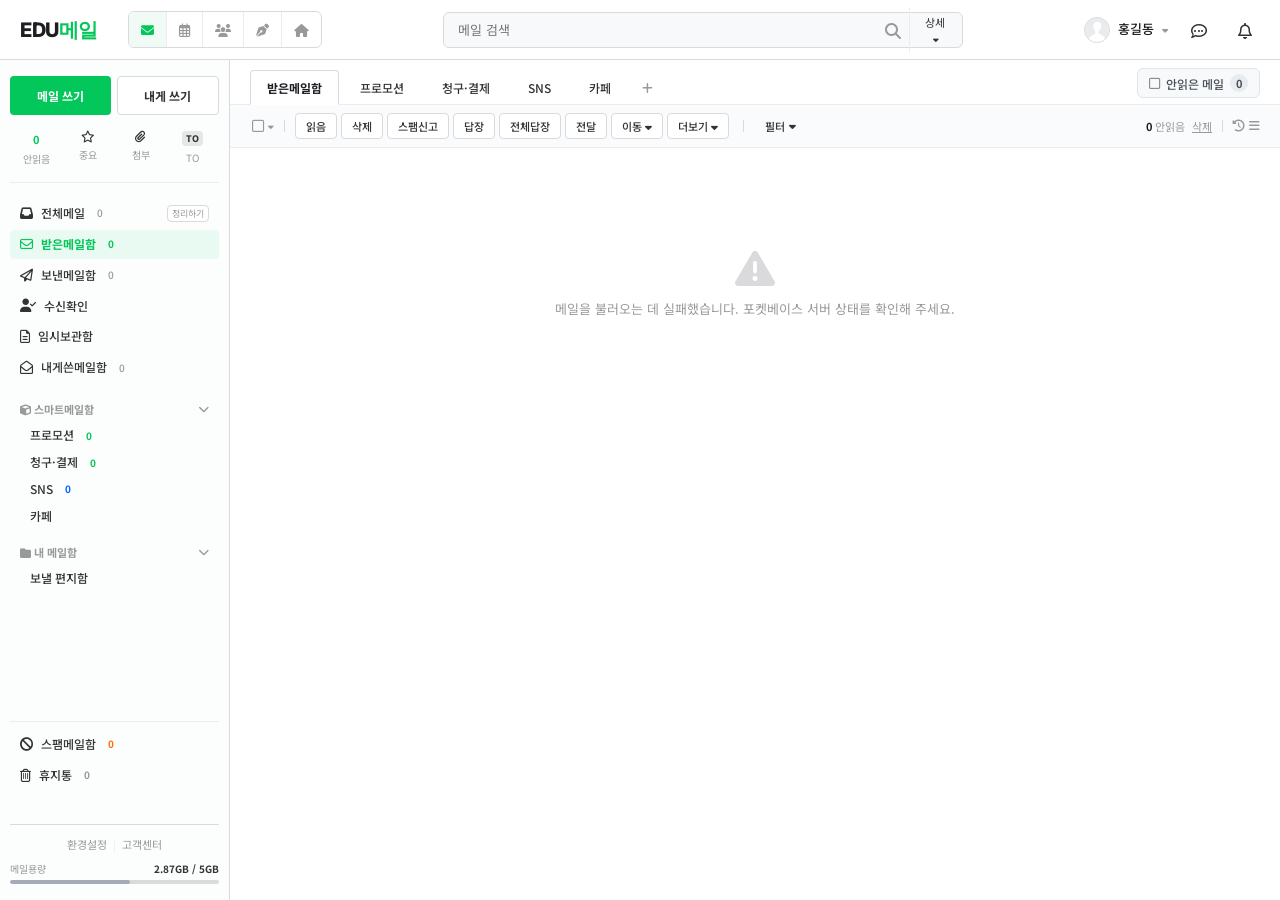
<file: mail.html>
<!DOCTYPE html>
<html lang="ko">
<head>
    <meta charset="UTF-8">
    <meta name="viewport" content="width=device-width, initial-scale=1.0">
    <title>받은메일함 : EDUVER 메일 (에듀버)</title>
    <!-- Google Fonts for modern typography -->
    <link rel="preconnect" href="https://fonts.googleapis.com">
    <link rel="preconnect" href="https://fonts.gstatic.com" crossorigin>
    <link href="https://fonts.googleapis.com/css2?family=Inter:wght@400;500;600;700;800&family=Noto+Sans+KR:wght@300;400;500;700;900&display=swap" rel="stylesheet">
    <!-- FontAwesome for icons -->
    <link rel="stylesheet" href="https://cdnjs.cloudflare.com/ajax/libs/font-awesome/6.4.0/css/all.min.css">
    <link rel="stylesheet" href="mail.css">
</head>
<body>
    <!-- Full-Screen Mail Container -->
    <div class="mail-app-container">
        
        <!-- Header Section (Matches Naver Mail Screenshot Top bar) -->
        <header class="mail-header">
            <div class="header-left">
                <a href="index.html" class="logo-link" title="EDUVER 메인으로 이동">
                    <span class="logo-edu">EDU</span><span class="logo-mail">메일</span>
                </a>
                <!-- Mini Quick Actions -->
                <div class="quick-icons">
                    <button class="q-btn active" title="메일" onclick="location.href='mail.html'"><i class="fa-solid fa-envelope"></i></button>
                    <button class="q-btn" title="캘린더" onclick="location.href='calendar.html'"><i class="fa-regular fa-calendar-days"></i></button>
                    <button class="q-btn" title="카페" onclick="location.href='cafe.html'"><i class="fa-solid fa-users"></i></button>
                    <button class="q-btn" title="블로그" onclick="location.href='blog.html'"><i class="fa-solid fa-pen-nib"></i></button>
                    <button class="q-btn" title="홈" onclick="location.href='index.html'"><i class="fa-solid fa-house"></i></button>
                </div>
            </div>
            
            <div class="header-center">
                <!-- Search Box -->
                <div class="mail-search-box">
                    <input type="text" placeholder="메일 검색" class="search-input">
                    <button class="search-btn" aria-label="검색"><i class="fa-solid fa-magnifying-glass"></i></button>
                    <button class="search-arrow-btn" aria-label="상세검색"><span class="arrow-text">상세 <i class="fa-solid fa-caret-down"></i></span></button>
                </div>
            </div>
            
            <div class="header-right">
                <div class="user-profile">
                    <div class="profile-avatar"><img src="default-avatar.svg" id="mail-header-avatar" style="width: 100%; height: 100%; border-radius: 50%; object-fit: cover;"></div>
                    <span class="profile-name" id="header-user-name">홍길동</span>
                    <i class="fa-solid fa-caret-down dropdown-arrow"></i>
                </div>
                <button class="header-icon-btn" aria-label="메모장"><i class="fa-regular fa-comment-dots"></i></button>
                <button class="header-icon-btn" aria-label="알림"><i class="fa-regular fa-bell"></i></button>
            </div>
        </header>
        
        <!-- Main Layout (Sidebar + Main Pane) -->
        <div class="mail-layout-body">
            
            <!-- Left Sidebar Section -->
            <aside class="mail-sidebar">
                <!-- Primary Compose Buttons -->
                <div class="compose-btn-row">
                    <button class="compose-btn write" id="sidebar-write-btn">
                        메일 쓰기
                    </button>
                    <button class="compose-btn write-self">
                        내게 쓰기
                    </button>
                </div>
                
                    <!-- Quick Icon Filters -->
                <div class="quick-filters">
                    <button class="filter-item" title="안읽음"><span class="f-count" id="unread-sidebar-count">0</span><span class="f-label">안읽음</span></button>
                    <button class="filter-item" title="중요"><i class="fa-regular fa-star icon-star"></i><span class="f-label">중요</span></button>
                    <button class="filter-item" title="첨부"><i class="fa-solid fa-paperclip icon-clip"></i><span class="f-label">첨부</span></button>
                    <button class="filter-item" title="TO"><span class="icon-to">TO</span><span class="f-label">TO</span></button>
                </div>
                
                <!-- Mailbox Folders List -->
                <div class="folders-area">
                    <ul class="folder-list">
                        <li class="folder-item" id="folder-all-btn">
                            <span class="folder-title"><i class="fa-solid fa-inbox"></i> 전체메일 <span class="badge-count-gray" id="all-mail-count">0</span></span>
                            <button class="cleanup-btn">정리하기</button>
                        </li>
                        <li class="folder-item active" id="folder-inbox-btn">
                            <span class="folder-title"><i class="fa-regular fa-envelope"></i> 받은메일함 <strong class="badge-count">0</strong></span>
                        </li>
                        <li class="folder-item" id="folder-sent-btn">
                            <span class="folder-title"><i class="fa-regular fa-paper-plane"></i> 보낸메일함 <span class="badge-count-gray" id="sent-mail-count">0</span></span>
                        </li>
                        <li class="folder-item" id="folder-receipt-btn">
                            <span class="folder-title"><i class="fa-solid fa-user-check"></i> 수신확인</span>
                        </li>
                        <li class="folder-item">
                            <span class="folder-title"><i class="fa-regular fa-file-lines"></i> 임시보관함</span>
                        </li>
                        <li class="folder-item">
                            <span class="folder-title"><i class="fa-regular fa-envelope-open"></i> 내게쓴메일함 <span class="badge-count-gray">0</span></span>
                        </li>
                    </ul>
                    
                    <!-- Smart Mailboxes Dropdown Section -->
                    <div class="smart-mailbox-section">
                        <div class="section-title">
                            <span><i class="fa-solid fa-cube"></i> 스마트메일함</span>
                            <i class="fa-solid fa-chevron-down"></i>
                        </div>
                        <ul class="folder-list sub-list">
                            <li class="folder-item sub">
                                <span class="folder-title">프로모션 <strong class="badge-count">0</strong></span>
                            </li>
                            <li class="folder-item sub">
                                <span class="folder-title">청구·결제 <strong class="badge-count">0</strong></span>
                            </li>
                            <li class="folder-item sub">
                                <span class="folder-title">SNS <strong class="badge-count-blue">0</strong></span>
                            </li>
                            <li class="folder-item sub">
                                <span class="folder-title">카페</span>
                            </li>
                        </ul>
                    </div>

                    <!-- Personal Mailboxes -->
                    <div class="personal-mailbox-section">
                        <div class="section-title">
                            <span><i class="fa-solid fa-folder"></i> 내 메일함</span>
                            <i class="fa-solid fa-chevron-down"></i>
                        </div>
                        <ul class="folder-list sub-list">
                            <li class="folder-item sub"><span class="folder-title">보낼 편지함</span></li>
                        </ul>
                    </div>

                    <!-- Trash Folder List -->
                    <ul class="folder-list footer-folders">
                        <li class="folder-item" id="folder-spam-btn">
                            <span class="folder-title"><i class="fa-solid fa-ban"></i> 스팸메일함 <strong class="badge-count-orange">0</strong></span>
                        </li>
                        <li class="folder-item" id="folder-trash-btn">
                            <span class="folder-title"><i class="fa-regular fa-trash-can"></i> 휴지통 <strong class="badge-count-gray" id="trash-mail-count">0</strong></span>
                        </li>
                    </ul>
                </div>
                
                <!-- Sidebar Footer Widgets -->
                <div class="sidebar-footer">
                    <div class="footer-links">
                        <a href="#">환경설정</a>
                        <span class="div-bar">|</span>
                        <a href="#">고객센터</a>
                    </div>
                    <div class="capacity-gauge">
                        <div class="capacity-labels">
                            <span>메일용량</span>
                            <strong>2.87GB / 5GB</strong>
                        </div>
                        <div class="gauge-bar-bg">
                            <div class="gauge-bar-fill" style="width: 57.4%;"></div>
                        </div>
                    </div>
                </div>
            </aside>
            
            <!-- Right Content Area -->
            <main class="mail-main-content">
                
                <!-- 1. INBOX MAIL LIST VIEW -->
                <div class="mail-view-panel" id="inbox-panel">
                    
                    <!-- Inner Sub-Tabs (받은메일함, 프로모션, 청구결제, SNS, 카페 + 우측 안읽은 메일 선택 옵션) -->
                    <div class="mail-sub-tabs">
                        <div class="sub-tabs-left">
                            <button class="sub-tab active" id="tab-inbox-main">받은메일함</button>
                            <button class="sub-tab">프로모션</button>
                            <button class="sub-tab">청구·결제</button>
                            <button class="sub-tab">SNS</button>
                            <button class="sub-tab">카페</button>
                            <button class="sub-tab add-btn" title="탭 추가"><i class="fa-solid fa-plus"></i></button>
                        </div>
                        <div class="sub-tabs-right">
                            <button class="unread-filter-btn" id="filter-unread-toggle" title="안읽은 메일만 보기">
                                <i class="fa-regular fa-square unread-check-icon" id="filter-unread-icon"></i>
                                <span class="filter-label">안읽은 메일</span>
                                <span class="unread-filter-badge" id="subtab-unread-count">0</span>
                            </button>
                        </div>
                    </div>

                    <!-- Toolbar Actions bar -->
                    <div class="mail-toolbar">
                        <div class="toolbar-left">
                            <div class="toolbar-checkbox" id="toolbar-select-all" title="전체선택">
                                <i class="fa-regular fa-square"></i>
                            </div>
                            <i class="fa-solid fa-caret-down dropdown-caret"></i>
                            
                            <span class="divider"></span>
                            
                            <button class="tb-action-btn" id="btn-toolbar-read">읽음</button>
                            <button class="tb-action-btn" id="btn-toolbar-delete">삭제</button>
                            <button class="tb-action-btn">스팸신고</button>
                            <button class="tb-action-btn text-muted">답장</button>
                            <button class="tb-action-btn text-muted">전체답장</button>
                            <button class="tb-action-btn text-muted">전달</button>
                            <button class="tb-action-btn">이동 <i class="fa-solid fa-caret-down"></i></button>
                            <button class="tb-action-btn">더보기 <i class="fa-solid fa-caret-down"></i></button>
                            
                            <span class="divider"></span>
                            
                            <button class="tb-action-btn filter">필터 <i class="fa-solid fa-caret-down"></i></button>
                        </div>
                        <div class="toolbar-right">
                            <span class="unread-cleanup">
                                <strong id="inbox-unread-count">0</strong> 안읽음
                                <button class="delete-unread-btn">삭제</button>
                            </span>
                            <span class="divider"></span>
                            <button class="view-settings-btn" title="정렬 및 뷰 설정"><i class="fa-solid fa-clock-rotate-left"></i> <i class="fa-solid fa-bars"></i></button>
                        </div>
                    </div>

                    <!-- Mail List Container -->
                    <div class="mail-list-container">
                        <ul class="mail-list-table" id="inbox-list">
                            <!-- Populated dynamically via PocketBase -->
                        </ul>
                    </div>
                </div>

                <!-- 2. SENT MAILBOX VIEW -->
                <div class="mail-view-panel" id="sent-panel" style="display: none;">
                    <!-- Toolbar Actions bar -->
                    <div class="mail-toolbar">
                        <div class="toolbar-left">
                            <div class="toolbar-checkbox" id="toolbar-select-all-sent" title="전체선택">
                                <i class="fa-regular fa-square"></i>
                            </div>
                            <span class="divider"></span>
                            <button class="tb-action-btn" id="btn-sent-toolbar-delete">삭제</button>
                            <button class="tb-action-btn">이동 <i class="fa-solid fa-caret-down"></i></button>
                        </div>
                        <div class="toolbar-right">
                            <span class="page-count">보낸 메일 <strong id="sent-mailbox-count">0</strong>개</span>
                        </div>
                    </div>

                    <!-- Sent Mail List -->
                    <div class="mail-list-container">
                        <ul class="mail-list-table" id="sent-list">
                            <li class="empty-mailbox-li">
                                <div class="empty-mailbox-msg">
                                    <i class="fa-regular fa-folder-open"></i>
                                    <p>보낸 메일이 없습니다. '메일 쓰기' 버튼을 눌러 첫 메일을 작성해 보세요!</p>
                                </div>
                            </li>
                        </ul>
                    </div>
                </div>

                <!-- 2.2. RECEIPT CONFIRMATION VIEW (수신확인함) -->
                <div class="mail-view-panel" id="receipt-panel" style="display: none;">
                    <!-- Toolbar Actions bar -->
                    <div class="mail-toolbar">
                        <div class="toolbar-left">
                            <div class="toolbar-checkbox" title="전체선택">
                                <i class="fa-regular fa-square"></i>
                            </div>
                            <span class="divider"></span>
                            <button class="tb-action-btn">삭제</button>
                            <button class="tb-action-btn">발송취소</button>
                        </div>
                        <div class="toolbar-right">
                            <span class="page-count">수신확인 <strong id="receipt-mailbox-count">0</strong>건</span>
                        </div>
                    </div>

                    <!-- Receipt List -->
                    <div class="mail-list-container">
                        <ul class="mail-list-table" id="receipt-list">
                            <li class="empty-mailbox-li">
                                <div class="empty-mailbox-msg">
                                    <i class="fa-regular fa-folder-open"></i>
                                    <p>보낸 메일이 없습니다.</p>
                                </div>
                            </li>
                        </ul>
                    </div>
                </div>


                <!-- 2.3. TRASH MAILBOX VIEW (휴지통) -->
                <div class="mail-view-panel" id="trash-panel" style="display: none;">
                    <!-- Trash Toolbar Actions bar -->
                    <div class="mail-toolbar">
                        <div class="toolbar-left">
                            <div class="toolbar-checkbox" id="toolbar-select-all-trash" title="전체선택">
                                <i class="fa-regular fa-square"></i>
                            </div>
                            <span class="divider"></span>
                            <button class="tb-action-btn" id="btn-trash-restore"><i class="fa-solid fa-rotate-left"></i> 복구</button>
                            <button class="tb-action-btn" id="btn-trash-delete">영구삭제</button>
                            <button class="tb-action-btn" id="btn-trash-empty" style="color: #f43142;">휴지통 비우기</button>
                        </div>
                        <div class="toolbar-right">
                            <span class="page-count">휴지통 <strong id="trash-mailbox-count">0</strong>개</span>
                        </div>
                    </div>

                    <!-- Trash Mail List -->
                    <div class="mail-list-container">
                        <ul class="mail-list-table" id="trash-list">
                            <li class="empty-mailbox-li">
                                <div class="empty-mailbox-msg">
                                    <i class="fa-regular fa-trash-can"></i>
                                    <p>휴지통이 비어 있습니다.</p>
                                </div>
                            </li>
                        </ul>
                    </div>
                </div>

                <!-- 2.5. MAIL DETAIL VIEW -->
                <div class="mail-view-panel" id="detail-panel" style="display: none;">
                    <!-- Detail Sub Header (< 받은메일함) -->
                    <div class="detail-top-nav" style="padding: 12px 20px; border-bottom: 1px solid #f0f0f0; display: flex; align-items: center; justify-content: space-between; font-size: 14px;">
                        <div class="detail-nav-left" style="display: flex; align-items: center; gap: 8px; font-weight: 700; color: #222; cursor: pointer;" id="detail-back-top-btn">
                            <i class="fa-solid fa-chevron-left" style="font-size: 13px;"></i>
                            <span id="detail-folder-title">받은메일함</span>
                        </div>
                    </div>

                    <!-- Detail Toolbar Actions (답장, 전체답장, 전달 | 삭제, 스팸신고, 안읽음 | 이동, 더보기) -->
                    <div class="mail-toolbar">
                        <div class="toolbar-left">
                            <button class="tb-action-btn" id="detail-reply-btn" style="font-weight: 700; color: #111;"><i class="fa-solid fa-reply"></i> 답장</button>
                            <button class="tb-action-btn" id="detail-reply-all-btn">전체답장</button>
                            <button class="tb-action-btn" id="detail-forward-btn">전달</button>
                            <span class="divider"></span>
                            <button class="tb-action-btn" id="detail-restore-btn" style="display: none;"><i class="fa-solid fa-rotate-left"></i> 복구</button>
                            <button class="tb-action-btn" id="detail-delete-btn">삭제</button>
                            <button class="tb-action-btn">스팸신고</button>
                            <button class="tb-action-btn" id="detail-mark-unread-btn">안읽음</button>
                            <span class="divider"></span>
                            <button class="tb-action-btn">이동 <i class="fa-solid fa-caret-down"></i></button>
                            <button class="tb-action-btn">더보기 <i class="fa-solid fa-caret-down"></i></button>
                        </div>
                        <div class="toolbar-right">
                            <button class="tb-action-btn" id="detail-back-btn"><i class="fa-solid fa-arrow-left"></i> 목록</button>
                        </div>
                    </div>
                    <div class="mail-detail-container">
                        <div class="detail-header">
                            <div class="detail-title-row">
                                <button class="detail-star-btn" id="detail-star-btn" title="중요메일 표시"><i class="fa-regular fa-star"></i></button>
                                <h2 id="detail-subject">제목</h2>
                                <button class="detail-popout-btn" title="새 창으로 열기"><i class="fa-solid fa-arrow-up-right-from-square"></i></button>
                            </div>
                            <div class="detail-meta">
                                <div class="detail-meta-row">
                                    <span class="detail-meta-label"><i class="fa-solid fa-angle-down" style="font-size: 11px; margin-right: 5px; color: #555;"></i>보낸사람</span>
                                    <span class="sender-pill" id="detail-sender-pill">
                                        <span class="sender-name" id="detail-sender-name">스타일24</span>
                                        <span class="sender-email">&lt;<span id="detail-sender-email">notify@style24.com</span>&gt;</span>
                                    </span>
                                </div>
                                <div class="detail-meta-row" id="detail-recipient-row">
                                    <span class="detail-meta-label" style="padding-left: 14px;">받는사람</span>
                                    <span class="sender-pill" id="detail-recipient-pill">
                                        <span class="sender-name" id="detail-recipient-name">홍길동</span>
                                        <span class="sender-email">&lt;<span id="detail-recipient-email">gildong@eduver.com</span>&gt;</span>
                                    </span>
                                </div>
                                <div class="detail-meta-time" id="detail-time">
                                    2026년 8월 15일 (토) 오전 2:32
                                </div>
                            </div>
                        </div>
                        <div id="detail-body" class="detail-body-content">
                            본문 내용
                        </div>
                    </div>
                </div>

                <!-- 3. MAIL COMPOSE (WRITE MAIL) VIEW WITH INTEGRATED CHECKLISTS -->
                <div class="mail-view-panel" id="compose-panel" style="display: none;">
                    
                    <!-- Composer Header Title row -->
                    <div class="composer-header-title">
                        <h3>메일쓰기</h3>
                        <span class="drafts-count">임시보관 메일 <strong>23</strong></span>
                    </div>

                    <!-- Composer Header bar -->
                    <div class="composer-toolbar">
                        <div class="toolbar-actions-left">
                            <button class="send-mail-action-btn" id="composer-send-btn">
                                보내기
                            </button>
                            <button class="compose-sub-btn">예약</button>
                            <button class="compose-sub-btn">임시저장</button>
                            <button class="compose-sub-btn">미리보기</button>
                            <button class="compose-sub-btn">템플릿</button>
                            <button class="compose-sub-btn">내게쓰기</button>
                        </div>
                        <div class="toolbar-actions-right">
                            <button class="tb-icon-btn" title="보내기 창 확대"><i class="fa-solid fa-arrow-up"></i></button>
                            <button class="tb-icon-btn" title="새창에서 쓰기"><i class="fa-solid fa-arrow-up-right-from-square"></i></button>
                            <button class="tb-icon-btn" title="설정"><i class="fa-solid fa-gear"></i></button>
                        </div>
                    </div>

                    <!-- Split composer screen: Form on left, Learning widget on right -->
                    <div class="compose-split-container">
                        
                        <!-- Form Editor -->
                        <div class="compose-form-area">
                            <!-- Recipient row -->
                            <div class="form-row">
                                <label for="input-to">받는사람</label>
                                <div class="input-container inline-elements">
                                    <label class="inline-checkbox">
                                        <input type="checkbox" id="check-individual"> <span>개인별</span>
                                        <i class="fa-regular fa-circle-question info-icon" title="받는 사람이 여러 명일 때 각각 한 명씩 전송받도록 메일을 발송합니다."></i>
                                    </label>
                                    <input type="email" id="input-to" class="composer-input-field" placeholder="">
                                    <button class="contacts-btn">주소록</button>
                                </div>
                            </div>
                            
                            <!-- CC row -->
                            <div class="form-row cc-row">
                                <label for="input-cc">참조</label>
                                <div class="input-container inline-elements">
                                    <input type="text" id="input-cc" class="composer-input-field" placeholder="">
                                    <i class="fa-solid fa-chevron-down cc-expand-icon"></i>
                                </div>
                            </div>
                            
                            <!-- Subject row -->
                            <div class="form-row">
                                <label for="input-subject">제목</label>
                                <div class="input-container inline-elements">
                                    <label class="inline-checkbox">
                                        <input type="checkbox" id="check-important"> <span class="text-important">중요 <strong class="exclam-mark">!</strong></span>
                                    </label>
                                    <input type="text" id="input-subject" class="composer-input-field" placeholder="">
                                </div>
                            </div>
                            
                            <!-- File Attachments Area (Styled after Naver filebox) -->
                            <div class="form-row file-attach-row">
                                <label>파일첨부</label>
                                <div class="file-attach-container">
                                    <div class="file-attach-header">
                                        <div class="attach-tabs">
                                            <button class="attach-tab active">내 PC</button>
                                            <button class="attach-tab">MYBOX</button>
                                        </div>
                                        <div class="attach-info">
                                            <span>일반 0KB/10MB | 대용량 0KB/2.00GBx10개</span>
                                        </div>
                                    </div>
                                    <div class="file-drop-zone">
                                        <i class="fa-solid fa-plus drop-icon"></i>
                                        <span>파일을 마우스로 끌어 오세요</span>
                                    </div>
                                </div>
                            </div>

                            <!-- Rich Text Editor Formatting Bar (Naver style) -->
                            <div class="text-editor-container">
                                <div class="editor-format-bar">
                                    <!-- Font selection -->
                                    <select id="ed-font-family" class="format-select" title="글꼴">
                                        <option value="'Noto Sans KR', sans-serif">기본글꼴</option>
                                        <option value="'굴림', Gulim, sans-serif">굴림</option>
                                        <option value="'돋움', Dotum, sans-serif">돋움</option>
                                        <option value="'맑은 고딕', 'Malgun Gothic', sans-serif">맑은 고딕</option>
                                        <option value="'나눔고딕', 'NanumGothic', sans-serif">나눔고딕</option>
                                        <option value="Arial, sans-serif">Arial</option>
                                    </select>
                                    <!-- Size selection -->
                                    <select id="ed-font-size" class="format-select font-size-select" title="글자 크기">
                                        <option value="12px">12px</option>
                                        <option value="14px" selected>14px</option>
                                        <option value="16px">16px</option>
                                        <option value="18px">18px</option>
                                        <option value="20px">20px</option>
                                    </select>
                                    <span class="editor-divider"></span>
                                    <!-- Style buttons -->
                                    <button type="button" class="ed-btn text-bold" id="ed-btn-bold" title="굵게">B</button>
                                    <button type="button" class="ed-btn text-italic" id="ed-btn-italic" title="기울임">I</button>
                                    <button type="button" class="ed-btn text-underline" id="ed-btn-underline" title="밑줄">U</button>
                                    <button type="button" class="ed-btn text-strike" id="ed-btn-strike" title="취소선">S</button>
                                    <label class="ed-btn text-color-label" title="글자색">
                                        <span class="text-color-char">T</span>
                                        <input type="color" id="ed-color-text" value="#333333" class="color-picker-hidden">
                                    </label>
                                    <label class="ed-btn bg-color-label" title="형광펜">
                                        <i class="fa-solid fa-marker"></i>
                                        <input type="color" id="ed-color-bg" value="#ffffff" class="color-picker-hidden">
                                    </label>
                                    <span class="editor-divider"></span>
                                    <!-- Align buttons -->
                                    <button type="button" class="ed-btn align-btn active" data-align="left" title="좌측정렬"><i class="fa-solid fa-align-left"></i></button>
                                    <button type="button" class="ed-btn align-btn" data-align="center" title="가운데정렬"><i class="fa-solid fa-align-center"></i></button>
                                    <button type="button" class="ed-btn align-btn" data-align="right" title="우측정렬"><i class="fa-solid fa-align-right"></i></button>
                                </div>
                                <div class="editor-textarea-wrapper">
                                    <div id="input-body" class="editor-textarea" contenteditable="true" data-placeholder="내용을 입력하세요."></div>
                                </div>
                            </div>
                        </div>
                    </div>
                </div>
            </main>
        </div>
    </div>

    <!-- Sent Confirmation Modal (Replaces old celebration popup) -->
    <div class="celebration-overlay" id="celebration-screen" style="display: none;">
        <div class="celebration-card">
            <button class="modal-card-close-x" id="celebration-x-btn" aria-label="닫기"><i class="fa-solid fa-xmark"></i></button>
            <div class="popper-icon"><i class="fa-regular fa-circle-check"></i></div>
            <h3>메일을 성공적으로 보냈습니다.</h3>
            <p>보내신 메일은 '보낸메일함'에서 확인하실 수 있습니다.</p>
            <button class="celebration-close-btn" id="celebration-close-btn">닫기</button>
        </div>
    </div>

    <script src="mail.js"></script>
</body>
</html>
</file>
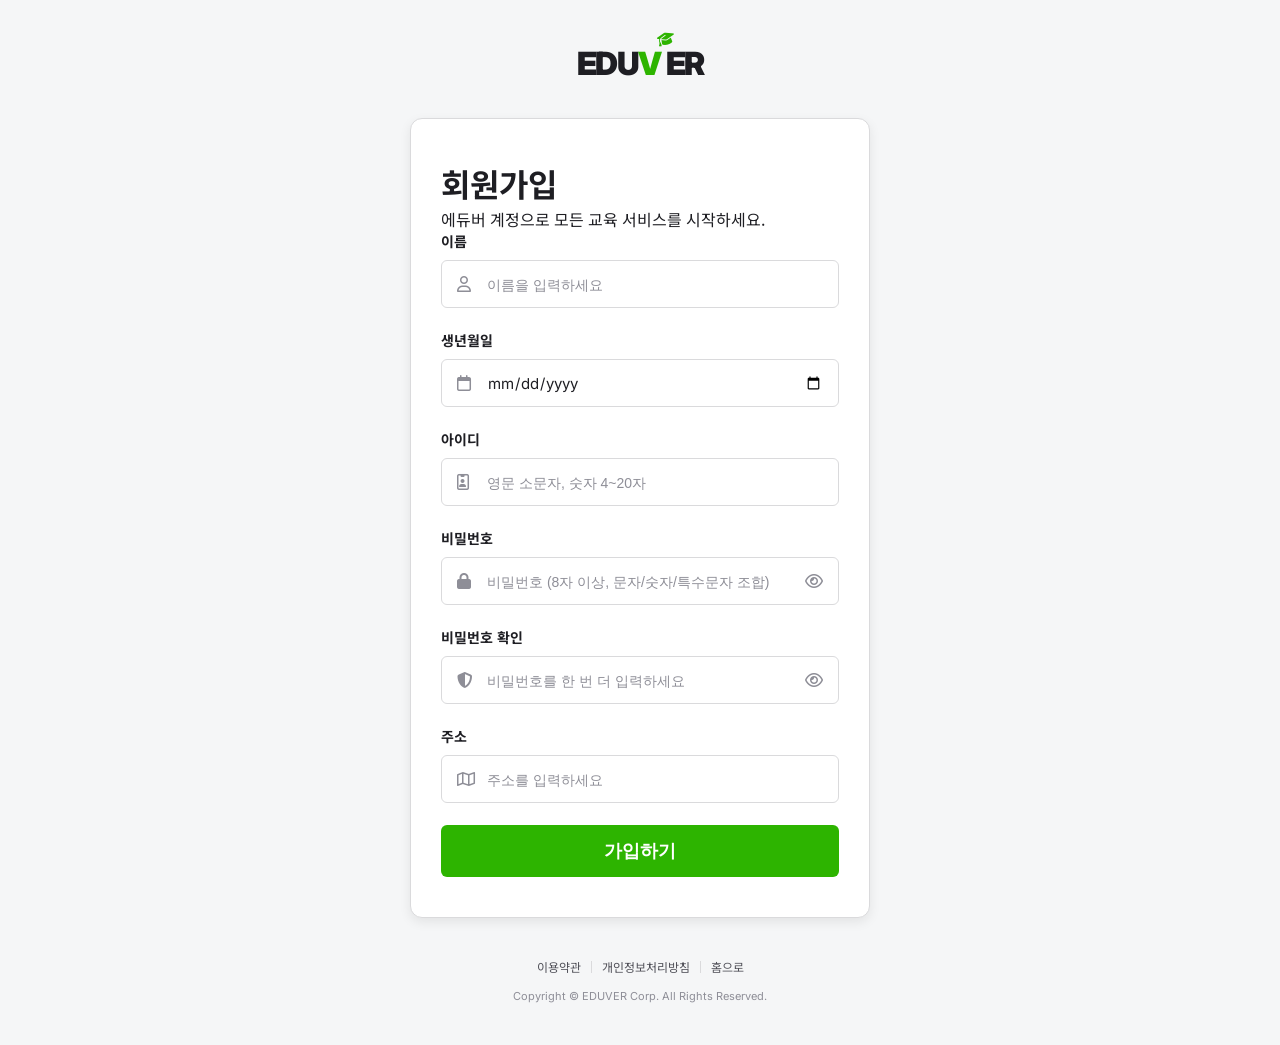
<file: signup.html>
<!DOCTYPE html>
<html lang="ko">
<head>
    <meta charset="UTF-8">
    <meta name="viewport" content="width=device-width, initial-scale=1.0">
    <title>회원가입 : EDUVER (에듀버)</title>
    <!-- Google Fonts -->
    <link rel="preconnect" href="https://fonts.googleapis.com">
    <link rel="preconnect" href="https://fonts.gstatic.com" crossorigin>
    <link href="https://fonts.googleapis.com/css2?family=Inter:wght@400;600;700&family=Noto+Sans+KR:wght@300;400;500;700&display=swap" rel="stylesheet">
    <!-- FontAwesome for icons -->
    <link rel="stylesheet" href="https://cdnjs.cloudflare.com/ajax/libs/font-awesome/6.4.0/css/all.min.css">
    <link rel="stylesheet" href="signup.css">
</head>
<body>
    <div class="signup-wrapper">
        <!-- Logo Header -->
        <header class="signup-header">
            <a href="index.html" class="logo-link">
                <span class="logo-text">
                    EDU<span class="logo-highlight">V<span class="cap-icon"><i class="fa-solid fa-graduation-cap"></i></span></span>ER
                </span>
            </a>
        </header>

        <!-- Main Form Box -->
        <main class="signup-container">
            <h1 class="signup-title">회원가입</h1>
            <p class="signup-subtitle">에듀버 계정으로 모든 교육 서비스를 시작하세요.</p>

            <form id="signup-form" novalidate>
                <!-- Name Field -->
                <div class="input-row">
                    <label for="reg-name" class="input-label">이름</label>
                    <div class="input-wrapper">
                        <i class="fa-regular fa-user input-icon"></i>
                        <input type="text" id="reg-name" placeholder="이름을 입력하세요" required>
                    </div>
                    <div class="field-error" id="error-name">이름을 입력해주세요.</div>
                </div>

                <!-- Date of Birth Field -->
                <div class="input-row">
                    <label for="reg-birthdate" class="input-label">생년월일</label>
                    <div class="input-wrapper">
                        <i class="fa-regular fa-calendar input-icon"></i>
                        <input type="date" id="reg-birthdate" required>
                    </div>
                    <div class="field-error" id="error-birthdate">올바른 생년월일을 선택해주세요.</div>
                </div>

                <!-- ID Field -->
                <div class="input-row">
                    <label for="reg-username" class="input-label">아이디</label>
                    <div class="input-wrapper">
                        <i class="fa-regular fa-id-badge input-icon"></i>
                        <input type="text" id="reg-username" placeholder="영문 소문자, 숫자 4~20자" required>
                    </div>
                    <div class="field-error" id="error-username">아이디는 4~20자의 영문 소문자, 숫자여야 합니다.</div>
                    <div class="field-success" id="success-username">사용 가능한 아이디 형태입니다. (중복 확인은 가입 시 수행됩니다)</div>
                </div>

                <!-- Password Field -->
                <div class="input-row">
                    <label for="reg-password" class="input-label">비밀번호</label>
                    <div class="input-wrapper">
                        <i class="fa-solid fa-lock input-icon"></i>
                        <input type="password" id="reg-password" placeholder="비밀번호 (8자 이상, 문자/숫자/특수문자 조합)" required>
                        <button type="button" class="pw-toggle-btn" tabindex="-1"><i class="fa-regular fa-eye"></i></button>
                    </div>
                    <div class="field-error" id="error-password">비밀번호는 8자 이상이며 문자, 숫자, 특수문자를 포함해야 합니다.</div>
                </div>

                <!-- Password Confirm Field -->
                <div class="input-row">
                    <label for="reg-password-confirm" class="input-label">비밀번호 확인</label>
                    <div class="input-wrapper">
                        <i class="fa-solid fa-shield-halved input-icon"></i>
                        <input type="password" id="reg-password-confirm" placeholder="비밀번호를 한 번 더 입력하세요" required>
                        <button type="button" class="pw-toggle-btn" tabindex="-1"><i class="fa-regular fa-eye"></i></button>
                    </div>
                    <div class="field-error" id="error-password-confirm">비밀번호가 일치하지 않습니다.</div>
                    <div class="field-success" id="success-password-confirm">비밀번호가 일치합니다.</div>
                </div>

                <!-- Address Field -->
                <div class="input-row">
                    <label for="reg-address" class="input-label">주소</label>
                    <div class="input-wrapper address-group">
                        <i class="fa-regular fa-map input-icon"></i>
                        <input type="text" id="reg-address" placeholder="주소를 입력하세요" required>
                    </div>
                    <div class="field-error" id="error-address">주소를 입력해주세요.</div>
                </div>

                <!-- Submit Button -->
                <button type="submit" class="submit-btn" id="submit-btn">
                    가입하기
                </button>
            </form>
        </main>

        <!-- Footer -->
        <footer class="signup-footer">
            <div class="footer-links">
                <a href="#">이용약관</a>
                <span class="divider"></span>
                <a href="#">개인정보처리방침</a>
                <span class="divider"></span>
                <a href="index.html">홈으로</a>
            </div>
            <p class="copyright">Copyright &copy; EDUVER Corp. All Rights Reserved.</p>
        </footer>
    </div>

    <!-- Notification Toast -->
    <div class="toast" id="toast">
        <i class="fa-solid fa-circle-check toast-icon" id="toast-icon"></i>
        <span class="toast-message" id="toast-message">회원가입이 완료되었습니다!</span>
    </div>

    <!-- Signup Logic JS -->
    <script src="signup.js"></script>
</body>
</html>
</file>
<file: cafe-detail.css>
/* ====================================================
   Individual Cafe Page Styling (cafe-detail.css)
   Recreating the exact Individual Naver Cafe Home, Board, Detail & Full Editor UI
   ==================================================== */

:root {
    --cafe-green: #03c75a;
    --cafe-dark: #111111;
    --cafe-gray-bg: #f8f9fa;
    --cafe-border: #e3e7ed;
    --cafe-text-sub: #888888;
}

* {
    box-sizing: border-box;
    margin: 0;
    padding: 0;
}

body {
    font-family: 'Noto Sans KR', 'Apple SD Gothic Neo', sans-serif;
    background-color: #ffffff;
    color: #222222;
    font-size: 13px;
    line-height: 1.5;
    -webkit-font-smoothing: antialiased;
}

a {
    text-decoration: none;
    color: inherit;
}

button {
    font-family: inherit;
}

/* ----------------------------------------------------
   1. Top Mini GNB Header
   ---------------------------------------------------- */
.detail-header {
    background: #ffffff;
    border-bottom: 1px solid #ebeef2;
    height: 38px;
    font-size: 12px;
}

.detail-header-inner {
    max-width: 1080px;
    margin: 0 auto;
    height: 100%;
    display: flex;
    align-items: center;
    justify-content: space-between;
    padding: 0 12px;
}

.naver-word-logo {
    color: #03c75a;
    font-size: 14px;
    font-weight: 900;
    font-family: 'Inter', sans-serif;
    letter-spacing: -0.5px;
}

.header-right {
    display: flex;
    align-items: center;
    gap: 16px;
    color: #555;
}

.header-nav-links {
    display: flex;
    align-items: center;
    gap: 8px;
}

.header-nav-links .nav-item {
    color: #555;
    font-size: 12px;
    display: inline-flex;
    align-items: center;
    gap: 4px;
}

.header-nav-links .nav-item:hover {
    color: #03c75a;
}

.header-nav-links .sep {
    color: #e5e8eb;
    font-size: 10px;
}

.badge-num {
    background: #eb5757;
    color: #fff;
    font-size: 9px;
    font-weight: 700;
    padding: 1px 5px;
    border-radius: 8px;
}

.badge-dot {
    background: #eb5757;
    color: #fff;
    font-size: 9px;
    font-weight: 700;
    width: 13px;
    height: 13px;
    border-radius: 50%;
    display: inline-flex;
    align-items: center;
    justify-content: center;
}

.header-user-menu {
    display: flex;
    align-items: center;
    gap: 4px;
    cursor: pointer;
    font-weight: 600;
}

.header-user-menu i {
    font-size: 10px;
    color: #888;
}

.header-icons {
    display: flex;
    align-items: center;
    gap: 8px;
}

.header-icons .icon-link {
    color: #666;
    font-size: 14px;
}

/* ----------------------------------------------------
   2. Cafe Hero Banner Graphic Box
   ---------------------------------------------------- */
.cafe-wrapper {
    max-width: 1080px;
    margin: 0 auto 60px auto;
    padding: 16px 12px;
}

.cafe-hero-banner {
    border: 1px solid #e3e7ed;
    border-radius: 8px;
    height: 150px;
    background: #ffffff;
    display: flex;
    align-items: center;
    justify-content: space-between;
    padding: 24px 36px;
    position: relative;
    overflow: hidden;
    margin-bottom: 20px;
}

.hero-brand-area {
    display: flex;
    flex-direction: column;
    gap: 4px;
    z-index: 2;
}

.cafe-badge-symbol {
    font-size: 19px;
    font-weight: 900;
    font-family: 'Inter', sans-serif;
    color: #111;
    letter-spacing: -0.5px;
}

.cafe-title-main {
    font-size: 28px;
    font-weight: 900;
    color: #111;
    letter-spacing: -1px;
}

.cafe-url-sub {
    font-size: 12px;
    color: #888;
}

/* Geometric Decorative Art Shapes */
.hero-art-shapes {
    position: absolute;
    right: 40px;
    top: 0;
    bottom: 0;
    width: 480px;
    pointer-events: none;
}

.shape-triangle {
    position: absolute;
    top: 24px;
    left: 40px;
    width: 0;
    height: 0;
    border-left: 10px solid transparent;
    border-right: 10px solid transparent;
    border-bottom: 18px solid #a2e8c2;
    transform: rotate(-15deg);
}

.shape-circle-brown {
    position: absolute;
    top: 18px;
    left: 110px;
    width: 22px;
    height: 22px;
    background: #e8987b;
    border-radius: 50%;
    border: 2px solid #222;
}

.shape-blob-blue {
    position: absolute;
    top: 22px;
    left: 160px;
    width: 60px;
    height: 38px;
    background: #5d889e;
    border-radius: 40px 10px 40px 10px;
}

.shape-cone {
    position: absolute;
    top: 28px;
    left: 250px;
    width: 0;
    height: 0;
    border-left: 12px solid transparent;
    border-right: 12px solid transparent;
    border-bottom: 20px solid #f7c9b8;
    transform: rotate(20deg);
}

.shape-cross-1 {
    position: absolute;
    top: 18px;
    right: 40px;
    font-size: 28px;
    font-weight: 300;
    color: #222;
}

.shape-cross-2 {
    position: absolute;
    bottom: 30px;
    left: 80px;
    font-size: 28px;
    font-weight: 300;
    color: #222;
}

.shape-zigzag {
    position: absolute;
    top: 66px;
    right: 60px;
    width: 40px;
    height: 10px;
    border-bottom: 3px dashed #222;
}

.shape-capsule-green {
    position: absolute;
    bottom: 12px;
    left: 140px;
    width: 130px;
    height: 52px;
    background: #68b845;
    border-radius: 10px 30px 30px 10px;
    display: flex;
    align-items: center;
    justify-content: flex-end;
    padding-right: 12px;
}

.capsule-inner-pill {
    width: 32px;
    height: 32px;
    background: #ffffff;
    border-radius: 50%;
    box-shadow: inset 0 0 0 5px #e6f4d0;
}

.shape-circle-ring-1 {
    position: absolute;
    bottom: 22px;
    left: 45px;
    width: 18px;
    height: 18px;
    border: 2.5px solid #222;
    border-radius: 50%;
    background: #ffdf85;
}

.shape-circle-ring-2 {
    position: absolute;
    bottom: 24px;
    right: 24px;
    width: 18px;
    height: 18px;
    border: 2.5px solid #222;
    border-radius: 50%;
    background: #a2e8c2;
}

/* ----------------------------------------------------
   3. Cafe Body Layout Grid
   ---------------------------------------------------- */
.cafe-layout-grid {
    display: grid;
    grid-template-columns: 210px 1fr;
    gap: 24px;
    align-items: start;
}

/* --- Left Sidebar --- */
.cafe-sidebar {
    display: flex;
    flex-direction: column;
    gap: 14px;
}

.sidebar-tabs {
    display: flex;
    border-bottom: 2px solid #222;
}

.s-tab-btn {
    flex: 1;
    background: #f8f9fa;
    border: 1px solid #e3e7ed;
    border-bottom: none;
    padding: 8px 0;
    font-size: 12.5px;
    font-weight: 700;
    color: #666;
    cursor: pointer;
}

.s-tab-btn.active {
    background: #ffffff;
    border-color: #222 #222 transparent #222;
    color: #111;
}

/* Cafe Profile Card */
.cafe-profile-card {
    background: #ffffff;
    border: 1px solid #e3e7ed;
    border-radius: 4px;
    padding: 14px;
    display: flex;
    flex-direction: column;
    gap: 10px;
}

.profile-top-row {
    display: flex;
    gap: 10px;
    align-items: center;
}

.profile-avatar-box {
    width: 60px;
    height: 60px;
    border-radius: 18px;
    background: #eef1f4;
    overflow: hidden;
    flex-shrink: 0;
    border: 1px solid rgba(0, 0, 0, 0.06);
    box-shadow: 0 1px 3px rgba(0, 0, 0, 0.03);
}

.profile-avatar-box img {
    width: 100%;
    height: 100%;
    object-fit: cover;
}

.profile-info-text {
    flex: 1;
    overflow: hidden;
}

.manager-name-row {
    display: flex;
    align-items: center;
    gap: 4px;
    font-size: 13px;
    font-weight: 800;
    color: #111;
}

.badge-manager {
    background: #f1f3f5;
    border: 1px solid #dee2e6;
    color: #666;
    font-size: 10px;
    padding: 0 4px;
    border-radius: 2px;
    font-weight: 600;
}

.cafe-created-date {
    font-size: 11px;
    color: #888;
    margin: 2px 0;
}

.cafe-intro-link {
    font-size: 11px;
    color: #555;
}

.cafe-intro-link:hover {
    text-decoration: underline;
}

.cafe-manage-actions {
    display: flex;
    align-items: center;
    justify-content: space-between;
    font-size: 11px;
    color: #666;
    border-top: 1px solid #f1f3f5;
    border-bottom: 1px solid #f1f3f5;
    padding: 6px 0;
}

.cafe-manage-actions .sep {
    color: #e5e8eb;
}

.cafe-manage-actions a:hover {
    color: #111;
}

.cafe-level-row {
    font-size: 11.5px;
    color: #555;
}

.level-icon {
    color: #8d6e63;
    font-weight: 600;
}

.cafe-members-stat {
    display: flex;
    align-items: center;
    justify-content: space-between;
    font-size: 12px;
    color: #444;
}

.btn-invite-link {
    color: #666;
    font-size: 11px;
    text-decoration: underline;
}

/* Sidebar Promo Badge (티키타 프로모션) */
.sidebar-promo-badge {
    background: #fffde7;
    border: 1px solid #f0e68c;
    border-radius: 6px;
    padding: 10px 12px;
    display: flex;
    align-items: center;
    justify-content: space-between;
    cursor: pointer;
}

.promo-badge-text {
    display: flex;
    flex-direction: column;
    gap: 2px;
}

.promo-badge-text strong {
    font-size: 12px;
    color: #222;
}

.badge-on {
    font-size: 10.5px;
    color: #333;
    font-weight: 600;
}

.badge-on i {
    font-size: 7px;
    color: #03c75a;
    margin-right: 2px;
}

.promo-deco-icon {
    font-size: 16px;
    color: #f59f00;
}

/* Age Box */
.sidebar-age-box {
    background: #f8f9fa;
    border: 1px solid #e9ecef;
    border-radius: 4px;
    padding: 8px;
    text-align: center;
    font-size: 11.5px;
    color: #666;
    font-weight: 500;
}

/* Cafe Join Button (Dark Charcoal) */
.btn-cafe-join {
    background: #495057;
    border: none;
    color: #ffffff;
    font-size: 13.5px;
    font-weight: 800;
    padding: 11px;
    border-radius: 4px;
    cursor: pointer;
    text-align: center;
    transition: background 0.15s;
}

.btn-cafe-join:hover {
    background: #343a40;
}

.btn-cafe-write {
    background: #545b62;
    border: none;
    color: #ffffff;
    font-size: 13px;
    font-weight: 700;
    padding: 10px;
    border-radius: 4px;
    cursor: pointer;
    text-align: center;
    transition: background 0.15s;
}

.btn-cafe-write:hover {
    background: #343a40;
}

.btn-cafe-chat {
    background: #ffffff;
    border: 1px solid #ced4da;
    color: #333;
    font-size: 12.5px;
    font-weight: 600;
    padding: 8px;
    border-radius: 4px;
    cursor: pointer;
    text-align: center;
    transition: background 0.15s;
}

.btn-cafe-chat:hover {
    background: #f8f9fa;
}

/* Sidebar Search Box */
.sidebar-search-box {
    display: flex;
    border: 1px solid #ced4da;
    border-radius: 4px;
    overflow: hidden;
}

.sidebar-search-box input {
    flex: 1;
    border: none;
    padding: 6px 8px;
    font-size: 12px;
    outline: none;
}

.btn-sidebar-search {
    background: #03c75a;
    border: none;
    color: #ffffff;
    font-size: 12px;
    font-weight: 700;
    padding: 0 12px;
    cursor: pointer;
}

/* Sidebar Menu Card */
.sidebar-menu-card {
    background: #ffffff;
    border: 1px solid #e3e7ed;
    border-radius: 4px;
    padding: 12px;
    display: flex;
    flex-direction: column;
    gap: 8px;
}

.menu-section-header {
    display: flex;
    align-items: center;
    justify-content: space-between;
    font-size: 12.5px;
    font-weight: 700;
    color: #222;
    cursor: pointer;
}

.star-fav {
    color: #03c75a;
    font-size: 11px;
}

.board-list {
    list-style: none;
    display: flex;
    flex-direction: column;
    gap: 4px;
}

.board-item {
    display: flex;
    align-items: center;
    justify-content: space-between;
    padding: 5px 8px;
    border-radius: 4px;
    cursor: pointer;
    font-size: 12.5px;
    color: #495057;
}

.board-item:hover, .board-item.active {
    background: #f1f3f5;
    color: #111;
    font-weight: 600;
}

.board-item i {
    font-size: 12px;
    color: #888;
    margin-right: 4px;
}

.post-total-badge {
    font-size: 11px;
    color: #888;
}

.new-dot {
    background: #eb5757;
    color: #fff;
    font-size: 9px;
    font-weight: 900;
    width: 13px;
    height: 13px;
    border-radius: 50%;
    display: inline-flex;
    align-items: center;
    justify-content: center;
}

.menu-divider {
    height: 1px;
    background: #f1f3f5;
    margin: 4px 0;
}

/* Recent Comments Card */
.sidebar-recent-card {
    background: #f8f9fa;
    border: 1px solid #e9ecef;
    border-radius: 4px;
    padding: 12px;
}

.sidebar-recent-card h4 {
    font-size: 12px;
    font-weight: 700;
    color: #333;
    margin-bottom: 6px;
}

.sidebar-recent-card .empty-text {
    font-size: 11.5px;
    color: #888;
}

/* Bot Banner */
.sidebar-bot-banner {
    border: 1px solid #e3e7ed;
    border-radius: 4px;
    padding: 10px;
    display: flex;
    align-items: center;
    gap: 8px;
    background: #ffffff;
}

.bot-icon {
    font-size: 20px;
    color: #03c75a;
}

.bot-text {
    font-size: 11px;
    color: #555;
    line-height: 1.35;
}

.bot-beta {
    color: #eb5757;
    font-style: italic;
    font-weight: 800;
}

/* --- Main Content Area --- */
.cafe-main-content {
    display: flex;
    flex-direction: column;
    gap: 20px;
}

/* Welcome Hero Card (Matching Screenshot) */
.welcome-hero-card {
    border: 1px solid #e3e7ed;
    border-radius: 4px;
    padding: 32px 36px 16px 36px;
    position: relative;
    background: #ffffff;
    min-height: 240px;
}

.welcome-text-wrap h2 {
    font-size: 24px;
    font-weight: 900;
    color: #111;
    margin-bottom: 12px;
    letter-spacing: -0.5px;
}

.welcome-sub {
    font-size: 13.5px;
    color: #555;
    line-height: 1.6;
    margin-bottom: 24px;
}

.btn-deco-gate {
    background: #ffffff;
    border: 1px solid #ced4da;
    color: #495057;
    font-size: 12.5px;
    font-weight: 600;
    padding: 7px 18px;
    border-radius: 20px;
    cursor: pointer;
    transition: background 0.15s;
}

.btn-deco-gate:hover {
    background: #f8f9fa;
    color: #111;
}

/* Cloud & Flag Art on Welcome Card */
.welcome-img-graphic {
    position: absolute;
    right: 48px;
    top: 40px;
    width: 200px;
    height: 140px;
    display: flex;
    align-items: center;
    justify-content: center;
}

.cloud-graphic {
    position: absolute;
    width: 140px;
    height: 46px;
    background: #e8f4fc;
    border-radius: 30px;
    bottom: 30px;
    left: 0;
    opacity: 0.8;
}

.flag-cafe-graphic {
    position: absolute;
    right: 20px;
    top: 20px;
    width: 80px;
    height: 48px;
    background: #50b058;
    border-radius: 4px 14px 14px 4px;
    display: flex;
    align-items: center;
    justify-content: center;
    color: #ffffff;
    font-weight: 800;
    font-size: 15px;
    font-family: 'Inter', sans-serif;
    box-shadow: -4px 6px 0px #3c8f43;
}

.flag-cafe-graphic::before {
    content: "";
    position: absolute;
    left: -6px;
    top: 0;
    width: 6px;
    height: 80px;
    background: #888;
    border-radius: 3px;
}

.welcome-card-footer {
    display: flex;
    align-items: center;
    justify-content: flex-end;
    gap: 8px;
    margin-top: 24px;
    font-size: 11px;
    color: #888;
}

.welcome-card-footer button {
    background: none;
    border: none;
    color: #666;
    font-size: 11px;
    cursor: pointer;
}

.welcome-card-footer button:hover {
    color: #111;
}

/* ----------------------------------------------------
   4. Board Section & Table Controls (Replicating Screenshot)
   ---------------------------------------------------- */
.board-section {
    display: flex;
    flex-direction: column;
    gap: 10px;
    background: #ffffff;
}

.board-top-control-bar {
    display: flex;
    align-items: center;
    justify-content: space-between;
    padding-bottom: 8px;
}

.board-title-group {
    display: flex;
    align-items: center;
    gap: 8px;
}

.board-main-title {
    font-size: 22px;
    font-weight: 800;
    color: #111;
    letter-spacing: -0.5px;
}

.btn-star-board {
    background: none;
    border: none;
    font-size: 16px;
    color: #adb5bd;
    cursor: pointer;
}

.btn-star-board:hover {
    color: #03c75a;
}

.btn-board-stat {
    background: #ffffff;
    border: 1px solid #ced4da;
    font-size: 12px;
    color: #333;
    font-weight: 600;
    padding: 5px 12px;
    border-radius: 4px;
    cursor: pointer;
}

.btn-board-stat:hover {
    background: #f8f9fa;
}

/* Secondary Filter Bar */
.board-sub-control-bar {
    display: flex;
    align-items: center;
    justify-content: space-between;
    font-size: 12px;
    color: #555;
    padding-bottom: 6px;
}

.sub-right {
    display: flex;
    align-items: center;
    gap: 14px;
}

.sub-toggle-label {
    display: flex;
    align-items: center;
    gap: 6px;
    cursor: pointer;
}

.fake-toggle {
    width: 32px;
    height: 18px;
    background: #ced4da;
    border-radius: 10px;
    position: relative;
    transition: background 0.2s;
}

.fake-toggle::after {
    content: "";
    position: absolute;
    top: 2px;
    left: 2px;
    width: 14px;
    height: 14px;
    background: #ffffff;
    border-radius: 50%;
    transition: transform 0.2s;
}

input:checked + .fake-toggle {
    background: #03c75a;
}

input:checked + .fake-toggle::after {
    transform: translateX(14px);
}

.sub-hide-notice {
    display: flex;
    align-items: center;
    gap: 4px;
    cursor: pointer;
}

.view-icons-group {
    display: flex;
    border: 1px solid #dee2e6;
    border-radius: 4px;
    overflow: hidden;
}

.btn-view-icon {
    background: #ffffff;
    border: none;
    border-right: 1px solid #dee2e6;
    padding: 4px 8px;
    color: #888;
    cursor: pointer;
    font-size: 11px;
}

.btn-view-icon:last-child {
    border-right: none;
}

.btn-view-icon.active {
    color: #03c75a;
    background: #f8f9fa;
}

.select-page-size {
    border: 1px solid #ced4da;
    border-radius: 4px;
    padding: 4px 6px;
    font-size: 12px;
    color: #333;
    outline: none;
}

/* Cafe Board Table */
.cafe-board-table {
    width: 100%;
    border-collapse: collapse;
    border-top: 1px solid #222;
}

.cafe-board-table th {
    background: #fbfbfb;
    border-bottom: 1px solid #ebeef2;
    padding: 10px 6px;
    font-size: 12px;
    color: #666;
    font-weight: 600;
    text-align: center;
}

.cafe-board-table th.th-title {
    text-align: center;
}

.cafe-board-table td {
    border-bottom: 1px solid #f1f3f5;
    padding: 10px 6px;
    font-size: 12.5px;
    color: #495057;
    text-align: center;
}

.cafe-board-table tr:hover td {
    background: #fafbfc;
}

.cafe-board-table tr.notice-tr td {
    background: #fffcfb;
}

.td-check input {
    cursor: pointer;
}

.badge-table-notice {
    background: #fff;
    border: 1px solid #eb5757;
    color: #eb5757;
    font-size: 10px;
    font-weight: 700;
    padding: 1px 6px;
    border-radius: 3px;
    display: inline-block;
}

.td-board-title {
    text-align: left !important;
    color: #222;
    cursor: pointer;
}

.td-board-title:hover .post-link-text {
    text-decoration: underline;
    color: #03c75a;
}

.badge-post-comment-count {
    color: #e53935;
    font-weight: 700;
    font-size: 12px;
    margin-left: 4px;
    text-decoration: none !important;
    display: inline-block;
}

.badge-n-dot {
    background: #eb5757;
    color: #fff;
    font-size: 9px;
    font-weight: 900;
    width: 13px;
    height: 13px;
    border-radius: 50%;
    display: inline-flex;
    align-items: center;
    justify-content: center;
    margin-left: 4px;
    vertical-align: middle;
}

/* Table Bottom Action Row (전체선택 체크박스, 삭제, 글쓰기) */
.table-bottom-action-row {
    display: flex;
    align-items: center;
    justify-content: space-between;
    padding: 12px 0 16px 0;
    border-bottom: 1px solid #ebeef2;
}

.action-left .checkbox-label {
    display: flex;
    align-items: center;
    gap: 6px;
    font-size: 12px;
    color: #555;
    cursor: pointer;
}

.action-right {
    display: flex;
    align-items: center;
    gap: 6px;
}

.btn-board-action {
    padding: 7px 16px;
    border-radius: 4px;
    font-size: 12.5px;
    font-weight: 600;
    cursor: pointer;
    transition: all 0.15s;
}

.btn-board-delete {
    background: #f1f3f5;
    border: 1px solid #dee2e6;
    color: #333;
}

.btn-board-delete:hover {
    background: #e9ecef;
    color: #eb5757;
}

.btn-board-write {
    background: #eafaf1;
    border: 1px solid #c2eed5;
    color: #03c75a;
    font-weight: 700;
    display: inline-flex;
    align-items: center;
    gap: 5px;
}

.btn-board-write:hover {
    background: #03c75a;
    color: #ffffff;
    border-color: #03c75a;
}

/* Board Pagination */
.board-pagination-row {
    display: flex;
    justify-content: center;
    padding: 18px 0;
}

.page-num {
    width: 28px;
    height: 28px;
    display: inline-flex;
    align-items: center;
    justify-content: center;
    border-radius: 4px;
    font-weight: 700;
    font-size: 13px;
    cursor: pointer;
    background: #f8f9fa;
    border: 1px solid #ced4da;
    color: #333;
}

.page-num.active {
    background: #333;
    color: #fff;
    border-color: #333;
}

/* Board Bottom Search Bar */
.board-bottom-search-wrap {
    display: flex;
    align-items: center;
    justify-content: center;
    gap: 6px;
    padding: 10px 0 20px 0;
}

.board-search-period, .board-search-target {
    border: 1px solid #ced4da;
    border-radius: 4px;
    padding: 7px 10px;
    font-size: 12.5px;
    color: #333;
    outline: none;
}

.board-search-input-box {
    display: flex;
    align-items: center;
    border: 1px solid #ced4da;
    border-radius: 4px;
    overflow: hidden;
    width: 260px;
}

.board-search-input-box input {
    flex: 1;
    border: none;
    padding: 7px 10px;
    font-size: 12.5px;
    outline: none;
}

.btn-bottom-search-submit {
    background: #50b058;
    border: none;
    color: #ffffff;
    padding: 0 14px;
    height: 33px;
    cursor: pointer;
}

.btn-bottom-search-submit:hover {
    background: #03c75a;
}

/* ----------------------------------------------------
   5. Post Detail View Styles (Replicating User Screenshot)
   ---------------------------------------------------- */
.post-detail-container {
    display: flex;
    flex-direction: column;
    gap: 12px;
}

.post-detail-topbar {
    display: flex;
    align-items: center;
    justify-content: space-between;
    padding-bottom: 8px;
}

.topbar-left, .topbar-right {
    display: flex;
    gap: 6px;
}

.btn-detail-action {
    background: #f1f3f5;
    border: 1px solid #dee2e6;
    color: #333;
    font-size: 12px;
    font-weight: 600;
    padding: 6px 14px;
    border-radius: 4px;
    cursor: pointer;
    transition: all 0.15s;
}

.btn-detail-action:hover {
    background: #e9ecef;
    color: #000;
}

.btn-detail-action.btn-list {
    background: #ffffff;
    border-color: #ced4da;
}

/* Post Detail Card */
.post-detail-card {
    background: #ffffff;
    border: 1px solid #e3e7ed;
    border-radius: 4px;
    padding: 24px 28px;
    display: flex;
    flex-direction: column;
}

.post-category-tag {
    font-size: 13px;
    color: #03c75a;
    font-weight: 700;
    margin-bottom: 8px;
}

.post-title-row {
    display: flex;
    align-items: center;
    gap: 8px;
    margin-bottom: 14px;
}

.badge-notice {
    background: #ffffff;
    border: 1px solid #eb5757;
    color: #eb5757;
    font-size: 11px;
    font-weight: 700;
    padding: 1px 6px;
    border-radius: 3px;
}

.post-main-title {
    font-size: 22px;
    font-weight: 800;
    color: #111;
    letter-spacing: -0.5px;
}

/* Post Meta Header */
.post-meta-header {
    display: flex;
    align-items: center;
    justify-content: space-between;
    padding: 4px 0 16px 0;
}

.author-profile-box {
    display: flex;
    align-items: center;
    gap: 10px;
}

.author-avatar {
    width: 38px;
    height: 38px;
    background: #eef1f4;
    border-radius: 50%;
    display: flex;
    align-items: center;
    justify-content: center;
    color: #adb5bd;
    font-size: 18px;
}

.author-meta-info {
    display: flex;
    flex-direction: column;
    gap: 2px;
}

.author-name-line strong {
    font-size: 13.5px;
    font-weight: 800;
    color: #222;
}

.post-date-line {
    font-size: 11.5px;
    color: #888;
    display: flex;
    align-items: center;
    gap: 6px;
}

.post-meta-actions {
    display: flex;
    align-items: center;
    gap: 10px;
    font-size: 12px;
    color: #666;
}

.btn-copy-url {
    background: none;
    border: none;
    color: #666;
    font-size: 12px;
    cursor: pointer;
}

.btn-copy-url:hover {
    text-decoration: underline;
    color: #111;
}

.btn-more-dots {
    background: none;
    border: none;
    color: #888;
    font-size: 14px;
    cursor: pointer;
}

.post-detail-divider {
    height: 1px;
    background: #f1f3f5;
    margin-bottom: 24px;
}

/* Post Content Visual Art Bouquet */
.post-content-visual {
    display: flex;
    justify-content: flex-start;
    padding: 10px 0 20px 10px;
}

.flower-bouquet-graphic {
    position: relative;
    width: 140px;
    height: 150px;
}

.flower {
    position: absolute;
    font-size: 22px;
}

.flower.f1 { top: 10px; left: 40px; color: #e67e22; font-size: 26px; }
.flower.f2 { top: 30px; left: 10px; color: #3498db; }
.flower.f3 { top: 30px; right: 20px; color: #f1c40f; }
.flower.f4 { top: 45px; left: 45px; color: #e74c3c; font-size: 32px; }

.flower-wrap-cone {
    position: absolute;
    bottom: 10px;
    left: 30px;
    width: 0;
    height: 0;
    border-left: 30px solid transparent;
    border-right: 30px solid transparent;
    border-top: 55px solid #f5f0eb;
    display: flex;
    justify-content: center;
}

.ribbon-bow {
    position: absolute;
    top: -55px;
    font-size: 18px;
}

/* Post Content Body */
.post-content-body {
    font-size: 14px;
    line-height: 1.8;
    color: #222;
    min-height: 180px;
    white-space: pre-line;
    margin-bottom: 40px;
}

.post-content-body a {
    color: #03c75a;
    text-decoration: underline;
}

/* Author Bottom Bar */
.author-bottom-bar {
    border-top: 1px solid #f1f3f5;
    padding-top: 16px;
    margin-bottom: 16px;
}

.author-bottom-profile {
    display: flex;
    align-items: center;
    gap: 8px;
    font-size: 12.5px;
    color: #444;
    cursor: pointer;
}

.bottom-avatar {
    width: 24px;
    height: 24px;
    border-radius: 50%;
    background: #eef1f4;
    display: flex;
    align-items: center;
    justify-content: center;
    color: #adb5bd;
    font-size: 11px;
}

/* Reactions Bar (좋아요 / 댓글 / 공유) */
.post-reaction-bar {
    display: flex;
    align-items: center;
    justify-content: space-between;
    border-top: 1px solid #f1f3f5;
    padding-top: 16px;
    font-size: 12.5px;
    color: #666;
}

.reactions-left, .reactions-right {
    display: flex;
    align-items: center;
    gap: 12px;
}

.btn-reaction {
    background: none;
    border: none;
    color: #333;
    font-size: 13px;
    font-weight: 600;
    cursor: pointer;
    display: inline-flex;
    align-items: center;
    gap: 4px;
}

.btn-reaction i {
    font-size: 15px;
    color: #e03131;
}

.btn-share {
    background: none;
    border: none;
    color: #555;
    font-size: 12.5px;
    font-weight: 600;
    cursor: pointer;
    display: inline-flex;
    align-items: center;
    gap: 4px;
}

.btn-share:hover {
    color: #111;
}

/* ----------------------------------------------------
   6. Full Cafe Write Editor Styles (Replicating Screenshot)
   ---------------------------------------------------- */
.cafe-write-full-view {
    display: flex;
    flex-direction: column;
    gap: 16px;
    margin-top: 10px;
}

.write-top-header {
    display: flex;
    align-items: center;
    justify-content: space-between;
    border-bottom: 2px solid #222;
    padding-bottom: 12px;
}

.write-page-title {
    font-size: 24px;
    font-weight: 900;
    color: #111;
    letter-spacing: -0.5px;
}

.write-top-actions {
    display: flex;
    align-items: center;
    gap: 8px;
}

.btn-temp-save {
    background: #ffffff;
    border: 1px solid #ced4da;
    color: #333;
    font-size: 12.5px;
    font-weight: 600;
    padding: 7px 14px;
    border-radius: 4px;
    cursor: pointer;
}

.temp-count {
    color: #03c75a;
    font-weight: 800;
    margin-left: 4px;
}

.btn-full-submit {
    background: #eafaf1;
    border: 1px solid #c2eed5;
    color: #03c75a;
    font-size: 13px;
    font-weight: 800;
    padding: 7px 22px;
    border-radius: 4px;
    cursor: pointer;
    transition: all 0.15s;
}

.btn-full-submit:hover {
    background: #03c75a;
    color: #ffffff;
    border-color: #03c75a;
}

/* Write Layout Grid (Editor Left: 1fr, Settings Right: 240px) */
.write-layout-grid {
    display: grid;
    grid-template-columns: 1fr 240px;
    gap: 20px;
    align-items: start;
}

.write-editor-card {
    background: #ffffff;
    border: 1px solid #e3e7ed;
    border-radius: 4px;
    display: flex;
    flex-direction: column;
}

.write-category-row {
    display: flex;
    gap: 16px;
    padding: 16px 20px 10px 20px;
}

.write-select {
    border: 1px solid #ced4da;
    border-radius: 4px;
    padding: 10px 14px;
    font-size: 13.5px;
    color: #222;
    outline: none;
    font-family: inherit;
    min-width: 180px;
}

.write-title-input-row {
    padding: 4px 20px 16px 20px;
}

.full-title-input {
    width: 100%;
    background: #f8f9fa;
    border: 1px solid #e9ecef;
    border-radius: 6px;
    padding: 14px 18px;
    font-size: 15px;
    color: #222;
    outline: none;
    font-family: inherit;
}

.full-title-input:focus {
    background: #ffffff;
    border-color: #03c75a;
}

/* Editor Toolbar 1 */
.editor-toolbar-row {
    display: flex;
    align-items: center;
    flex-wrap: wrap;
    gap: 4px;
    padding: 10px 16px;
    background: #ffffff;
    border-top: 1px solid #f1f3f5;
    border-bottom: 1px solid #f1f3f5;
}

.btn-tool-icon {
    background: none;
    border: none;
    color: #555;
    display: inline-flex;
    flex-direction: column;
    align-items: center;
    gap: 3px;
    padding: 6px 8px;
    font-size: 11px;
    cursor: pointer;
    border-radius: 4px;
    position: relative;
}

.btn-tool-icon i {
    font-size: 16px;
    color: #495057;
}

.btn-tool-icon:hover {
    background: #f1f3f5;
    color: #111;
}

.mini-caret {
    font-size: 8px !important;
    position: absolute;
    right: 2px;
    bottom: 4px;
    color: #888;
}

/* Formatting Bar */
.editor-formatting-bar {
    display: flex;
    align-items: center;
    gap: 6px;
    padding: 8px 16px;
    background: #ffffff;
    border-bottom: 1px solid #f1f3f5;
}

.format-select {
    border: 1px solid #ced4da;
    border-radius: 4px;
    padding: 4px 8px;
    font-size: 12px;
    outline: none;
}

.fmt-sep {
    color: #dee2e6;
    font-size: 11px;
    margin: 0 4px;
}

.btn-fmt {
    background: none;
    border: none;
    padding: 5px 7px;
    color: #555;
    font-size: 13px;
    cursor: pointer;
    border-radius: 3px;
}

.btn-fmt:hover {
    background: #f1f3f5;
    color: #03c75a;
}

/* Editor Content Area */
.editor-content-area {
    min-height: 380px;
    padding: 24px 20px;
    font-size: 14.5px;
    line-height: 1.8;
    color: #222;
    outline: none;
    overflow-y: auto;
}

.editor-content-area[data-placeholder]:empty:before {
    content: attr(data-placeholder);
    color: #adb5bd;
    cursor: text;
}

.editor-content-area img {
    max-width: 100%;
    border-radius: 4px;
    margin: 10px 0;
}

/* Tags Row */
.editor-tags-row {
    padding: 14px 20px;
    border-top: 1px solid #f1f3f5;
}

.full-tags-input {
    width: 100%;
    border: none;
    font-size: 13px;
    color: #555;
    outline: none;
}

/* Right Settings Column */
.write-settings-column {
    display: flex;
    flex-direction: column;
    gap: 12px;
}

.settings-box {
    background: #ffffff;
    border: 1px solid #e3e7ed;
    border-radius: 4px;
    padding: 16px;
    display: flex;
    flex-direction: column;
    gap: 10px;
}

.settings-check-label {
    display: flex;
    align-items: center;
    gap: 8px;
    font-size: 12.5px;
    color: #333;
    cursor: pointer;
}

.settings-check-label input {
    cursor: pointer;
}

.help-icon {
    font-size: 11px;
    color: #888;
    margin-left: 2px;
}

.settings-box-header {
    display: flex;
    align-items: center;
    justify-content: space-between;
    font-size: 12.5px;
    font-weight: 700;
    color: #222;
    cursor: pointer;
}

.settings-tree-list {
    display: flex;
    flex-direction: column;
    gap: 6px;
    padding-left: 6px;
    font-size: 12px;
    color: #666;
}

.tree-branch {
    color: #adb5bd;
    font-weight: bold;
}

/* ----------------------------------------------------
   7. Comment Section & Detail Bottom Toolbar
   ---------------------------------------------------- */
.comment-section-wrap {
    margin-top: 24px;
    display: flex;
    flex-direction: column;
    gap: 14px;
}

.cleanbot-header {
    display: flex;
    justify-content: flex-end;
}

.cleanbot-badge {
    font-size: 11.5px;
    color: #03c75a;
    font-weight: 700;
    display: inline-flex;
    align-items: center;
    gap: 4px;
    cursor: pointer;
}

.comment-list-container {
    display: flex;
    flex-direction: column;
    gap: 12px;
}

.comment-item {
    display: flex;
    gap: 10px;
    padding: 10px 0;
    border-bottom: 1px solid #f1f3f5;
}

.comment-avatar {
    width: 32px;
    height: 32px;
    border-radius: 50%;
    background: #eef1f4;
    display: flex;
    align-items: center;
    justify-content: center;
    color: #adb5bd;
    font-size: 14px;
    flex-shrink: 0;
}

.comment-body {
    flex: 1;
    display: flex;
    flex-direction: column;
    gap: 4px;
}

.comment-header-line {
    display: flex;
    align-items: center;
    gap: 8px;
}

.comment-author {
    font-size: 13px;
    font-weight: 800;
    color: #222;
}

.comment-date {
    font-size: 11px;
    color: #888;
}

.comment-text {
    font-size: 13px;
    color: #333;
    line-height: 1.5;
    white-space: pre-line;
}

/* Comment Write Box (Matching Screenshot) */
.comment-write-box {
    border: 1px solid #e3e7ed;
    border-radius: 6px;
    padding: 14px 16px 10px 16px;
    background: #ffffff;
    display: flex;
    flex-direction: column;
    gap: 8px;
    transition: border-color 0.2s;
}

.comment-write-box:focus-within {
    border-color: #03c75a;
}

.comment-user-title {
    font-size: 13px;
    font-weight: 800;
    color: #222;
}

.comment-textarea {
    width: 100%;
    border: none;
    outline: none;
    font-size: 13px;
    line-height: 1.5;
    color: #222;
    resize: none;
    font-family: inherit;
    background: transparent;
}

.comment-textarea::placeholder {
    color: #adb5bd;
}

.comment-bottom-bar {
    display: flex;
    align-items: center;
    justify-content: space-between;
    padding-top: 6px;
}

.comment-tools-left {
    display: flex;
    align-items: center;
    gap: 10px;
}

.btn-comment-tool {
    background: none;
    border: none;
    color: #666;
    font-size: 16px;
    cursor: pointer;
}

.btn-comment-tool:hover {
    color: #111;
}

.btn-comment-submit {
    background: none;
    border: none;
    color: #adb5bd;
    font-size: 13px;
    font-weight: 700;
    cursor: pointer;
    padding: 4px 8px;
}

.btn-comment-submit.active {
    color: #03c75a;
}

/* Detail Bottom Toolbar */
.detail-bottom-toolbar {
    display: flex;
    align-items: center;
    justify-content: space-between;
    margin-top: 16px;
    padding-bottom: 30px;
}

.bottom-tools-left, .bottom-tools-right {
    display: flex;
    align-items: center;
    gap: 6px;
}

.btn-bottom-tool {
    background: #f1f3f5;
    border: 1px solid #dee2e6;
    color: #333;
    font-size: 12px;
    font-weight: 600;
    padding: 6px 14px;
    border-radius: 4px;
    cursor: pointer;
    transition: all 0.15s;
}

.btn-bottom-tool:hover {
    background: #e9ecef;
    color: #000;
}

.btn-tool-write {
    background: #eafaf1;
    border-color: #c2eed5;
    color: #03c75a;
    font-weight: 700;
    display: inline-flex;
    align-items: center;
    gap: 4px;
}

.btn-tool-write:hover {
    background: #03c75a;
    color: #ffffff;
    border-color: #03c75a;
}

.btn-tool-list {
    background: #ffffff;
    border-color: #ced4da;
}

.btn-tool-top {
    background: #ffffff;
    border-color: #ced4da;
    color: #666;
}

/* ----------------------------------------------------
   Member-Only Post Lock Card (미가입자 본문 비공개 잠금 카드)
   ---------------------------------------------------- */
.member-only-lock-card {
    background: #f8f9fa;
    border: 1px solid #e9ecef;
    border-radius: 8px;
    padding: 48px 24px;
    text-align: center;
    display: flex;
    flex-direction: column;
    align-items: center;
    gap: 12px;
    margin: 20px 0 30px 0;
}

.lock-icon-wrap {
    width: 52px;
    height: 52px;
    border-radius: 50%;
    background: #eef1f4;
    display: flex;
    align-items: center;
    justify-content: center;
    color: #868e96;
    font-size: 20px;
    margin-bottom: 4px;
}

.lock-card-title {
    font-size: 16px;
    font-weight: 800;
    color: #222;
}

.lock-card-desc {
    font-size: 13px;
    color: #666;
    max-width: 380px;
    line-height: 1.5;
}

.btn-lock-join-now {
    margin-top: 8px;
    background: #03c75a;
    border: none;
    color: #ffffff;
    font-size: 13.5px;
    font-weight: 800;
    padding: 10px 24px;
    border-radius: 4px;
    cursor: pointer;
    transition: background 0.15s;
}

.btn-lock-join-now:hover {
    background: #02b350;
}

/* ----------------------------------------------------
   8. Full Cafe Join Form View (카페 가입하기 - Matching Screenshot)
   ---------------------------------------------------- */
.cafe-join-view {
    display: flex;
    flex-direction: column;
    gap: 16px;
}

.join-view-header {
    display: flex;
    flex-direction: column;
    gap: 4px;
    padding-bottom: 12px;
}

.join-view-header h2 {
    font-size: 26px;
    font-weight: 900;
    color: #111;
    letter-spacing: -0.5px;
}

.join-sub-desc {
    font-size: 13px;
    color: #666;
}

.cafe-join-form-card {
    background: #ffffff;
    border: 1px solid #e3e7ed;
    border-radius: 8px;
    padding: 32px 36px;
    display: flex;
    flex-direction: column;
    gap: 24px;
}

.join-form-row {
    display: grid;
    grid-template-columns: 140px 1fr;
    gap: 20px;
    align-items: start;
    padding-bottom: 20px;
    border-bottom: 1px solid #f5f6f8;
}

.join-label {
    font-size: 14px;
    font-weight: 800;
    color: #222;
    padding-top: 4px;
}

.join-value-text {
    font-size: 13.5px;
    color: #333;
    line-height: 1.6;
}

/* Profile Set */
.profile-set-wrapper {
    display: flex;
    align-items: center;
    gap: 18px;
}

.join-profile-preview {
    width: 64px;
    height: 64px;
    border-radius: 50%;
    background: #eef1f4;
    display: flex;
    align-items: center;
    justify-content: center;
    color: #adb5bd;
    font-size: 26px;
    overflow: hidden;
}

.join-profile-preview img {
    width: 100%;
    height: 100%;
    object-fit: cover;
}

.profile-btn-group {
    display: flex;
    flex-direction: column;
    gap: 8px;
}

.profile-help-note {
    font-size: 12px;
    color: #888;
}

.profile-action-btns {
    display: flex;
    gap: 6px;
}

.btn-prof-action {
    background: #ffffff;
    border: 1px solid #ced4da;
    color: #333;
    font-size: 12px;
    font-weight: 600;
    padding: 5px 12px;
    border-radius: 4px;
    cursor: pointer;
}

.btn-prof-action:hover {
    background: #f8f9fa;
}

/* Nickname Input */
.join-nickname-input-box {
    position: relative;
    max-width: 380px;
}

.join-nickname-input {
    width: 100%;
    background: #ffffff;
    border: 1px solid #ced4da;
    border-radius: 4px;
    padding: 10px 32px 10px 12px;
    font-size: 13.5px;
    color: #222;
    outline: none;
}

.join-nickname-input:focus {
    border-color: #03c75a;
}

.btn-clear-nick {
    position: absolute;
    right: 10px;
    top: 50%;
    transform: translateY(-50%);
    background: #adb5bd;
    border: none;
    color: #fff;
    font-size: 11px;
    width: 16px;
    height: 16px;
    border-radius: 50%;
    cursor: pointer;
    display: inline-flex;
    align-items: center;
    justify-content: center;
}

.join-nickname-status {
    display: flex;
    align-items: center;
    justify-content: space-between;
    max-width: 380px;
    margin-top: 6px;
    font-size: 12px;
}

.status-msg {
    color: #03c75a;
    font-weight: 600;
}

.bytes-count {
    color: #888;
}

/* Captcha Block */
.join-captcha-wrap {
    display: flex;
    gap: 20px;
    align-items: flex-start;
}

.captcha-img-box {
    width: 170px;
    height: 90px;
    background: #343a40 url('data:image/svg+xml;utf8,<svg xmlns="http://www.w3.org/2000/svg" width="100" height="50" opacity="0.1"><text y="20" font-size="20">///</text></svg>');
    border-radius: 6px;
    display: flex;
    align-items: center;
    justify-content: center;
    overflow: hidden;
    position: relative;
    border: 1px solid #dee2e6;
}

.captcha-txt {
    font-size: 32px;
    font-weight: 900;
    color: #e9ecef;
    letter-spacing: 5px;
    transform: skew(-10deg) rotate(-2deg);
    text-shadow: 2px 2px 4px #000;
    user-select: none;
}

.captcha-guide-box {
    flex: 1;
    display: flex;
    flex-direction: column;
    gap: 8px;
}

.captcha-desc {
    font-size: 12px;
    color: #555;
    line-height: 1.4;
}

.captcha-btn-row {
    display: flex;
    gap: 8px;
}

.btn-captcha-action {
    background: #ffffff;
    border: 1px solid #ced4da;
    color: #495057;
    font-size: 12px;
    font-weight: 600;
    padding: 6px 12px;
    border-radius: 4px;
    cursor: pointer;
    display: inline-flex;
    align-items: center;
    gap: 5px;
}

.btn-captcha-action:hover {
    background: #f8f9fa;
}

.captcha-input-line {
    margin-top: 4px;
}

.join-captcha-input {
    border: 1px solid #ced4da;
    border-radius: 4px;
    padding: 8px 12px;
    font-size: 13px;
    width: 170px;
    outline: none;
}

.join-captcha-input:focus {
    border-color: #03c75a;
}

/* Policy List */
.join-policy-notice-box {
    padding: 16px 0 8px 0;
}

.join-policy-list {
    list-style: none;
    display: flex;
    flex-direction: column;
    gap: 6px;
    font-size: 12px;
    color: #777;
    line-height: 1.5;
}

.join-policy-list li::before {
    content: "· ";
    font-weight: bold;
}

.join-policy-list strong {
    color: #333;
}

/* Submit Row */
.join-submit-row {
    display: flex;
    justify-content: center;
    margin-top: 10px;
}

.btn-submit-join {
    background: #eafaf1;
    border: 1px solid #c2eed5;
    color: #03c75a;
    font-size: 14.5px;
    font-weight: 800;
    padding: 12px 36px;
    border-radius: 4px;
    cursor: pointer;
    transition: all 0.15s;
}

.btn-submit-join:hover {
    background: #03c75a;
    color: #ffffff;
    border-color: #03c75a;
}

/* ----------------------------------------------------
   10. Authentic Member-Only Post Lock & Join CTA (Matching User Screenshot)
   ---------------------------------------------------- */
.member-lock-wrapper {
    position: relative;
    padding: 20px 0 40px 0;
}

.blurred-preview-content {
    filter: blur(4.5px);
    opacity: 0.35;
    user-select: none;
    pointer-events: none;
    line-height: 1.8;
    color: #444;
    font-size: 14.5px;
    margin-bottom: 24px;
}

.blurred-preview-content p {
    margin-bottom: 12px;
}

.member-lock-guide-text {
    text-align: center;
    font-size: 13.5px;
    color: #888;
    margin-bottom: 30px;
    letter-spacing: -0.3px;
}

.member-lock-divider {
    height: 1px;
    background: #f1f3f5;
    margin: 24px auto 36px auto;
    width: 100%;
}

.member-lock-cta-box {
    display: flex;
    flex-direction: column;
    align-items: center;
    text-align: center;
    padding: 10px 20px 30px 20px;
}

.cta-main-title {
    font-size: 20px;
    font-weight: 800;
    color: #111;
    line-height: 1.45;
    margin-bottom: 10px;
    letter-spacing: -0.5px;
}

.cta-main-title .cta-cafe-name {
    color: #2b6cb0;
    font-weight: 900;
}

.cta-cafe-sub {
    font-size: 13.5px;
    color: #999;
    margin-bottom: 22px;
}

.cta-visitor-stat {
    display: flex;
    flex-direction: column;
    align-items: center;
    gap: 6px;
    font-size: 13.5px;
    color: #555;
    margin-bottom: 26px;
}

.cta-sparkle-icon {
    font-size: 16px;
    color: #4299e1;
}

.btn-lock-join-10s {
    background: #03c75a;
    border: none;
    color: #ffffff;
    font-size: 15px;
    font-weight: 800;
    padding: 14px 44px;
    border-radius: 8px;
    cursor: pointer;
    box-shadow: 0 4px 12px rgba(3, 199, 90, 0.25);
    transition: all 0.15s ease-in-out;
}

.btn-lock-join-10s:hover {
    background: #02b350;
    transform: translateY(-1px);
    box-shadow: 0 6px 16px rgba(3, 199, 90, 0.35);
}

/* ====================================================
   Cafe Member List & Intro Subtabs Styles
   ==================================================== */
.cafe-member-list-view {
    margin-bottom: 30px;
    animation: fadeIn 0.2s ease-in-out;
}

.cafe-info-subtabs {
    display: flex;
    align-items: center;
    gap: 8px;
    margin-bottom: 14px;
}

.cafe-info-subtabs .subtab-btn {
    background: #ffffff;
    border: 1px solid #e1e4e8;
    border-radius: 20px;
    padding: 7px 18px;
    font-size: 13px;
    font-weight: 500;
    color: #555555;
    cursor: pointer;
    transition: all 0.15s ease;
}

.cafe-info-subtabs .subtab-btn:hover {
    background: #f8fafc;
    color: #222222;
}

.cafe-info-subtabs .subtab-btn.active {
    background: #333333;
    border-color: #333333;
    color: #ffffff;
    font-weight: 700;
}

.member-list-card {
    background: #ffffff;
    border: 1px solid #e5e8eb;
    border-radius: 4px;
    padding: 20px 24px;
    min-height: 280px;
}

.member-filter-bar {
    display: flex;
    align-items: center;
    justify-content: space-between;
    padding-bottom: 14px;
    border-bottom: 1px solid #ebebeb;
    margin-bottom: 8px;
}

.member-filter-tabs {
    display: flex;
    align-items: center;
    gap: 10px;
    font-size: 13px;
}

.btn-member-filter {
    background: none;
    border: none;
    font-size: 13px;
    color: #666666;
    cursor: pointer;
    padding: 0;
    font-weight: 500;
    font-family: inherit;
    transition: color 0.15s;
}

.btn-member-filter strong {
    font-weight: 700;
}

.btn-member-filter.active {
    color: #111111;
    font-weight: 700;
}

.member-filter-tabs .filter-sep {
    color: #e5e8eb;
    font-size: 11px;
}

.member-search-wrap {
    position: relative;
    display: flex;
    align-items: center;
}

.member-search-wrap input {
    border: 1px solid #d5d8dc;
    border-radius: 2px;
    padding: 5px 30px 5px 10px;
    font-size: 12px;
    width: 170px;
    color: #333;
    outline: none;
    font-family: inherit;
    transition: border-color 0.15s;
}

.member-search-wrap input:focus {
    border-color: #03c75a;
}

.member-search-wrap .btn-search-icon {
    position: absolute;
    right: 8px;
    background: none;
    border: none;
    color: #888888;
    cursor: pointer;
    font-size: 12px;
    padding: 0;
    display: flex;
    align-items: center;
    justify-content: center;
}

.member-search-wrap .btn-search-icon:hover {
    color: #03c75a;
}

.member-items-list {
    display: flex;
    flex-direction: column;
}

.member-item-row {
    display: flex;
    align-items: center;
    padding: 16px 10px;
    border-bottom: 1px solid #f2f4f6;
    transition: background-color 0.15s;
}

.member-item-row:hover {
    background-color: #fbfcfd;
}

.member-avatar-wrap {
    width: 44px;
    height: 44px;
    border-radius: 50%;
    overflow: hidden;
    margin-right: 14px;
    background: #f0f2f5;
    flex-shrink: 0;
}

.member-avatar-wrap img {
    width: 100%;
    height: 100%;
    object-fit: cover;
}

.member-info-wrap {
    display: flex;
    flex-direction: column;
    gap: 4px;
}

.member-name-row {
    display: flex;
    align-items: center;
    gap: 6px;
}

.member-nickname {
    font-size: 14px;
    font-weight: 700;
    color: #222222;
    letter-spacing: -0.3px;
}

.badge-role {
    font-size: 11px;
    padding: 1px 6px;
    border-radius: 3px;
    line-height: 1.3;
    font-weight: 600;
}

.badge-role-manager {
    background: #eefaf2;
    color: #03c75a;
    border: 1px solid #c2ecd0;
}

.badge-role-staff {
    background: #f0f4ff;
    color: #3b82f6;
    border: 1px solid #d0dffe;
}

.badge-role-member {
    background: #f8fafc;
    color: #64748b;
    border: 1px solid #e2e8f0;
    font-weight: 500;
}

.badge-n-icon {
    background: #ff5058;
    color: #ffffff;
    font-size: 9px;
    font-weight: 900;
    width: 13px;
    height: 13px;
    border-radius: 50%;
    display: inline-flex;
    align-items: center;
    justify-content: center;
    line-height: 1;
}

.member-pagination {
    display: flex;
    justify-content: center;
    align-items: center;
    margin-top: 24px;
    padding-top: 14px;
}

.member-pagination .page-num.active {
    width: 28px;
    height: 28px;
    border: 1px solid #d5d8dc;
    color: #222222;
    font-weight: 700;
    font-size: 12px;
    display: inline-flex;
    align-items: center;
    justify-content: center;
    background: #ffffff;
}

/* ----------------------------------------------------
   Detail Bottom Toolbar (수정, 삭제, 목록, TOP)
   ---------------------------------------------------- */
.detail-bottom-toolbar {
    display: flex;
    align-items: center;
    justify-content: space-between;
    padding: 14px 18px;
    border-top: 1px solid #ebeef2;
    background: #ffffff;
    margin-top: 12px;
}

.bottom-tools-left, .bottom-tools-right {
    display: flex;
    align-items: center;
    gap: 8px;
}

.btn-bottom-tool {
    display: inline-flex;
    align-items: center;
    justify-content: center;
    padding: 7px 14px;
    border: 1px solid #d5d8dc;
    border-radius: 4px;
    background: #ffffff;
    color: #333333;
    font-size: 12.5px;
    font-weight: 600;
    cursor: pointer;
    transition: all 0.15s ease;
}

.btn-bottom-tool:hover {
    background: #f8f9fa;
    border-color: #adb5bd;
}

.btn-bottom-tool.btn-tool-delete:hover {
    background: #fff5f5;
    color: #e03131;
    border-color: #ffa8a8;
}

.btn-bottom-tool.btn-tool-list {
    background: #f8f9fa;
    color: #495057;
}

.btn-bottom-tool.btn-tool-top {
    color: #666666;
}
</file>
<file: calendar.css>
/* ====================================================
   EDUVER Calendar CSS (calendar.css)
   Naver-style Modern Smart Education Calendar
   ==================================================== */

:root {
    --primary-green: #03c75a;
    --primary-hover: #02b150;
    --cal-bg: #f8f9fa;
    --cal-white: #ffffff;
    --cal-border: #e6e8eb;
    --cal-border-light: #f0f2f5;
    --cal-text-main: #1e293b;
    --cal-text-muted: #64748b;
    --cal-text-light: #94a3b8;
    
    /* Category Colors */
    --cat-school: #03c75a;
    --cat-school-bg: #ebfbee;
    --cat-exam: #ff7a00;
    --cat-exam-bg: #fff4e6;
    --cat-personal: #1f6feb;
    --cat-personal-bg: #e8f2ff;
    --cat-important: #e53935;
    --cat-important-bg: #fde8e8;
    --cat-holiday: #8e24aa;
    --cat-holiday-bg: #f3e5f5;

    --sun-red: #e53935;
    --sat-blue: #1f6feb;
    
    --shadow-sm: 0 1px 3px rgba(0,0,0,0.06);
    --shadow-md: 0 4px 14px rgba(0,0,0,0.08);
    --shadow-lg: 0 10px 25px rgba(0,0,0,0.12);
    --radius-sm: 6px;
    --radius-md: 10px;
    --radius-lg: 14px;
}

* {
    box-sizing: border-box;
    margin: 0;
    padding: 0;
    font-family: 'Pretendard', 'Noto Sans KR', -apple-system, BlinkMacSystemFont, 'Segoe UI', Roboto, sans-serif;
}

body {
    background-color: var(--cal-bg);
    color: var(--cal-text-main);
    overflow: hidden;
    height: 100vh;
}

/* ----------------------------------------------------
   1. Full-Height App Container
   ---------------------------------------------------- */
.cal-app-container {
    display: flex;
    flex-direction: column;
    height: 100vh;
    width: 100vw;
    background: var(--cal-white);
}

/* ----------------------------------------------------
   2. Header
   ---------------------------------------------------- */
.cal-header {
    height: 58px;
    background: #ffffff;
    border-bottom: 1px solid var(--cal-border);
    display: flex;
    align-items: center;
    justify-content: space-between;
    padding: 0 20px;
    z-index: 100;
    flex-shrink: 0;
}

.header-left {
    display: flex;
    align-items: center;
    gap: 22px;
}

.logo-link {
    text-decoration: none;
    display: flex;
    align-items: baseline;
    gap: 3px;
}

.logo-edu {
    font-size: 22px;
    font-weight: 900;
    color: var(--primary-green);
    letter-spacing: -0.5px;
}

.logo-cal {
    font-size: 19px;
    font-weight: 800;
    color: #1e293b;
    letter-spacing: -0.5px;
}

.quick-icons {
    display: flex;
    align-items: center;
    gap: 4px;
    background: #f1f5f9;
    padding: 3px 6px;
    border-radius: 20px;
}

.q-btn {
    border: none;
    background: transparent;
    width: 32px;
    height: 32px;
    border-radius: 50%;
    color: #64748b;
    font-size: 14px;
    cursor: pointer;
    display: flex;
    align-items: center;
    justify-content: center;
    transition: all 0.15s;
}

.q-btn:hover {
    background: #e2e8f0;
    color: #1e293b;
}

.q-btn.active {
    background: var(--primary-green);
    color: white;
    box-shadow: 0 2px 6px rgba(3, 199, 90, 0.35);
}

.header-center {
    flex: 1;
    max-width: 440px;
    margin: 0 20px;
}

.cal-search-box {
    position: relative;
    display: flex;
    align-items: center;
    background: #f8fafc;
    border: 1px solid #e2e8f0;
    border-radius: 24px;
    padding: 0 14px;
    height: 38px;
    transition: all 0.2s;
}

.cal-search-box:focus-within {
    background: #ffffff;
    border-color: var(--primary-green);
    box-shadow: 0 0 0 3px rgba(3, 199, 90, 0.12);
}

.cal-search-box .search-icon {
    color: #94a3b8;
    font-size: 14px;
    margin-right: 8px;
}

.cal-search-box input {
    border: none;
    background: transparent;
    outline: none;
    width: 100%;
    font-size: 13.5px;
    color: #1e293b;
}

.cal-search-clear-btn {
    border: none;
    background: transparent;
    color: #94a3b8;
    cursor: pointer;
    font-size: 13px;
    padding: 4px;
}

.cal-search-clear-btn:hover {
    color: #475569;
}

.header-right {
    display: flex;
    align-items: center;
    gap: 12px;
}

.user-profile {
    display: flex;
    align-items: center;
    gap: 8px;
    padding: 4px 8px;
    border-radius: 20px;
    cursor: pointer;
    transition: background 0.15s;
}

.user-profile:hover {
    background: #f1f5f9;
}

.profile-avatar {
    width: 30px;
    height: 30px;
    border-radius: 50%;
    overflow: hidden;
    background: #e2e8f0;
}

.profile-avatar img {
    width: 100%;
    height: 100%;
    object-fit: cover;
}

.profile-name {
    font-size: 13.5px;
    font-weight: 700;
    color: #334155;
}

.dropdown-arrow {
    font-size: 11px;
    color: #94a3b8;
}

.header-icon-btn {
    position: relative;
    border: none;
    background: #f8fafc;
    border: 1px solid #e2e8f0;
    width: 36px;
    height: 36px;
    border-radius: 50%;
    color: #475569;
    font-size: 15px;
    cursor: pointer;
    display: flex;
    align-items: center;
    justify-content: center;
    transition: all 0.15s;
}

.header-icon-btn:hover {
    background: #e2e8f0;
    color: #1e293b;
}

.noti-badge {
    position: absolute;
    top: -2px;
    right: -2px;
    background: #e53935;
    color: white;
    font-size: 10px;
    font-weight: 800;
    min-width: 16px;
    height: 16px;
    border-radius: 10px;
    display: flex;
    align-items: center;
    justify-content: center;
    border: 2px solid #fff;
}

/* ----------------------------------------------------
   3. Main Layout Body (Sidebar + Workspace)
   ---------------------------------------------------- */
.cal-layout-body {
    display: flex;
    flex: 1;
    overflow: hidden;
    height: calc(100vh - 58px);
}

/* ----------------------------------------------------
   4. Left Sidebar
   ---------------------------------------------------- */
.cal-sidebar {
    width: 270px;
    background: #f8fafc;
    border-right: 1px solid var(--cal-border);
    display: flex;
    flex-direction: column;
    padding: 16px 14px;
    gap: 16px;
    overflow-y: auto;
    flex-shrink: 0;
}

.sidebar-action-box {
    width: 100%;
}

.btn-create-event {
    width: 100%;
    height: 44px;
    background: var(--primary-green);
    color: white;
    border: none;
    border-radius: var(--radius-md);
    font-size: 15px;
    font-weight: 700;
    cursor: pointer;
    display: flex;
    align-items: center;
    justify-content: center;
    gap: 8px;
    box-shadow: 0 4px 10px rgba(3, 199, 90, 0.28);
    transition: all 0.15s;
}

.btn-create-event:hover {
    background: var(--primary-hover);
    transform: translateY(-1px);
    box-shadow: 0 6px 14px rgba(3, 199, 90, 0.35);
}

/* Mini Calendar */
.mini-cal-card {
    background: white;
    border: 1px solid #e2e8f0;
    border-radius: var(--radius-md);
    padding: 12px 10px;
    box-shadow: var(--shadow-sm);
}

.mini-cal-header {
    display: flex;
    align-items: center;
    justify-content: space-between;
    margin-bottom: 8px;
}

.mini-cal-title {
    font-size: 13.5px;
    font-weight: 800;
    color: #1e293b;
}

.mini-cal-nav {
    display: flex;
    align-items: center;
    gap: 3px;
}

.mini-nav-btn {
    border: none;
    background: transparent;
    padding: 3px 6px;
    border-radius: 4px;
    font-size: 11.5px;
    color: #64748b;
    cursor: pointer;
}

.mini-nav-btn:hover {
    background: #f1f5f9;
    color: #1e293b;
}

.mini-cal-grid-header {
    display: grid;
    grid-template-columns: repeat(7, 1fr);
    text-align: center;
    font-size: 11px;
    font-weight: 700;
    color: #64748b;
    margin-bottom: 6px;
}

.mini-cal-grid-header .sun { color: var(--sun-red); }
.mini-cal-grid-header .sat { color: var(--sat-blue); }

.mini-cal-grid-body {
    display: grid;
    grid-template-columns: repeat(7, 1fr);
    gap: 2px;
}

.mini-day-cell {
    aspect-ratio: 1;
    display: flex;
    flex-direction: column;
    align-items: center;
    justify-content: center;
    font-size: 11.5px;
    color: #334155;
    border-radius: 50%;
    cursor: pointer;
    position: relative;
    transition: background 0.1s;
}

.mini-day-cell:hover {
    background: #f1f5f9;
}

.mini-day-cell.other-month {
    color: #cbd5e1;
}

.mini-day-cell.today {
    background: #ebfbee;
    color: var(--primary-green);
    font-weight: 800;
}

.mini-day-cell.selected {
    background: var(--primary-green) !important;
    color: white !important;
    font-weight: 800;
}

.mini-day-cell.has-events::after {
    content: '';
    position: absolute;
    bottom: 2px;
    width: 3px;
    height: 3px;
    border-radius: 50%;
    background: var(--primary-green);
}

.mini-day-cell.selected.has-events::after {
    background: white;
}

/* Sidebar Sections & Categories */
.sidebar-section {
    background: white;
    border: 1px solid #e2e8f0;
    border-radius: var(--radius-md);
    padding: 12px;
    box-shadow: var(--shadow-sm);
}

.section-title-row {
    display: flex;
    align-items: center;
    justify-content: space-between;
    margin-bottom: 10px;
}

.section-title {
    font-size: 13px;
    font-weight: 800;
    color: #334155;
}

.section-more-btn, .section-add-btn {
    border: none;
    background: transparent;
    color: #94a3b8;
    cursor: pointer;
    font-size: 12px;
    padding: 2px 4px;
    border-radius: 4px;
}

.section-more-btn:hover, .section-add-btn:hover {
    color: var(--primary-green);
    background: #f1f5f9;
}

.cal-category-list {
    list-style: none;
    display: flex;
    flex-direction: column;
    gap: 8px;
}

.category-item {
    display: flex;
    align-items: center;
    justify-content: space-between;
    font-size: 12.5px;
}

.category-label {
    display: flex;
    align-items: center;
    gap: 7px;
    cursor: pointer;
    color: #334155;
    user-select: none;
}

.cat-filter-check {
    accent-color: var(--primary-green);
    cursor: pointer;
}

.cat-color-dot {
    width: 8px;
    height: 8px;
    border-radius: 50%;
    display: inline-block;
}

.cat-name {
    font-weight: 500;
}

.cat-count {
    font-size: 11px;
    font-weight: 700;
    color: #94a3b8;
    background: #f1f5f9;
    padding: 1px 6px;
    border-radius: 10px;
}

/* D-Day Counter Widget */
.dday-list {
    display: flex;
    flex-direction: column;
    gap: 7px;
}

.dday-card {
    display: flex;
    align-items: center;
    justify-content: space-between;
    background: #f8fafc;
    border: 1px solid #e2e8f0;
    padding: 7px 10px;
    border-radius: var(--radius-sm);
    cursor: pointer;
    transition: all 0.15s;
}

.dday-card:hover {
    background: #f1f5f9;
    border-color: #cbd5e1;
    transform: translateX(2px);
}

.dday-title {
    font-size: 12px;
    font-weight: 600;
    color: #1e293b;
    white-space: nowrap;
    overflow: hidden;
    text-overflow: ellipsis;
    max-width: 140px;
}

.dday-badge {
    font-size: 11px;
    font-weight: 800;
    padding: 2px 7px;
    border-radius: 12px;
    background: #ff7a00;
    color: white;
}

.dday-badge.today-dday {
    background: #e53935;
    animation: pulse 1.5s infinite;
}

.dday-badge.past {
    background: #94a3b8;
}

@keyframes pulse {
    0% { transform: scale(1); }
    50% { transform: scale(1.06); }
    100% { transform: scale(1); }
}

/* ----------------------------------------------------
   5. Main Calendar Workspace & Toolbar
   ---------------------------------------------------- */
.cal-main-workspace {
    flex: 1;
    display: flex;
    flex-direction: column;
    overflow: hidden;
    background: white;
}

.cal-main-toolbar {
    height: 56px;
    border-bottom: 1px solid var(--cal-border);
    display: flex;
    align-items: center;
    justify-content: space-between;
    padding: 0 20px;
    background: #ffffff;
    flex-shrink: 0;
}

.toolbar-left {
    display: flex;
    align-items: center;
    gap: 12px;
}

.btn-today {
    padding: 6px 14px;
    border: 1px solid #cbd5e1;
    background: white;
    border-radius: 6px;
    font-size: 13px;
    font-weight: 700;
    color: #334155;
    cursor: pointer;
    transition: all 0.15s;
}

.btn-today:hover {
    background: #f8fafc;
    border-color: #94a3b8;
    color: #0f172a;
}

.nav-arrow-group {
    display: flex;
    align-items: center;
    border: 1px solid #cbd5e1;
    border-radius: 6px;
    overflow: hidden;
}

.btn-nav-arrow {
    border: none;
    background: white;
    width: 32px;
    height: 30px;
    display: flex;
    align-items: center;
    justify-content: center;
    font-size: 12px;
    color: #475569;
    cursor: pointer;
    transition: background 0.1s;
}

.btn-nav-arrow:hover {
    background: #f1f5f9;
    color: #0f172a;
}

.btn-nav-arrow:first-child {
    border-right: 1px solid #e2e8f0;
}

.current-period-title {
    font-size: 20px;
    font-weight: 800;
    color: #0f172a;
    letter-spacing: -0.3px;
    cursor: pointer;
}

.today-sub-indicator {
    font-size: 12.5px;
    color: #64748b;
    font-weight: 500;
}

.toolbar-right {
    display: flex;
    align-items: center;
    gap: 12px;
}

.view-switch-group {
    display: flex;
    background: #f1f5f9;
    padding: 3px;
    border-radius: 8px;
}

.btn-view-mode {
    border: none;
    background: transparent;
    padding: 6px 14px;
    border-radius: 6px;
    font-size: 13px;
    font-weight: 600;
    color: #64748b;
    cursor: pointer;
    transition: all 0.15s;
}

.btn-view-mode:hover {
    color: #0f172a;
}

.btn-view-mode.active {
    background: white;
    color: #0f172a;
    font-weight: 800;
    box-shadow: 0 1px 4px rgba(0,0,0,0.08);
}

.btn-toolbar-add {
    background: #ebfbee;
    color: var(--primary-green);
    border: 1px solid rgba(3, 199, 90, 0.3);
    padding: 6px 14px;
    border-radius: 6px;
    font-size: 13px;
    font-weight: 700;
    cursor: pointer;
    display: flex;
    align-items: center;
    gap: 6px;
    transition: all 0.15s;
}

.btn-toolbar-add:hover {
    background: var(--primary-green);
    color: white;
}

/* ----------------------------------------------------
   6. Calendar Viewports & Grid Panels
   ---------------------------------------------------- */
.cal-views-viewport {
    flex: 1;
    display: flex;
    flex-direction: column;
    overflow: hidden;
}

.view-panel {
    flex: 1;
    display: flex;
    flex-direction: column;
    height: 100%;
    overflow: hidden;
}

/* Month Grid Header */
.month-grid-header {
    display: grid;
    grid-template-columns: repeat(7, 1fr);
    background: #f8fafc;
    border-bottom: 1px solid var(--cal-border);
    height: 36px;
    flex-shrink: 0;
}

.day-col-header {
    display: flex;
    align-items: center;
    justify-content: center;
    font-size: 13px;
    font-weight: 700;
    color: #475569;
    border-right: 1px solid var(--cal-border-light);
}

.day-col-header:last-child {
    border-right: none;
}

.day-col-header.sun { color: var(--sun-red); }
.day-col-header.sat { color: var(--sat-blue); }

/* Month Grid Body */
.month-grid-body {
    flex: 1;
    display: grid;
    grid-template-columns: repeat(7, 1fr);
    grid-auto-rows: 1fr;
    background: white;
    overflow-y: auto;
}

.month-day-cell {
    border-right: 1px solid var(--cal-border-light);
    border-bottom: 1px solid var(--cal-border-light);
    padding: 6px 8px;
    display: flex;
    flex-direction: column;
    gap: 4px;
    min-height: 100px;
    cursor: pointer;
    transition: background 0.1s;
    position: relative;
}

.month-day-cell:nth-child(7n) {
    border-right: none;
}

.month-day-cell:hover {
    background: #fafbfc;
}

.month-day-cell.other-month {
    background: #fafafa;
}

.month-day-cell.other-month .day-number {
    color: #cbd5e1 !important;
}

.cell-top-row {
    display: flex;
    align-items: center;
    justify-content: space-between;
    height: 24px;
}

.day-number {
    font-size: 13px;
    font-weight: 700;
    color: #334155;
    width: 24px;
    height: 24px;
    display: flex;
    align-items: center;
    justify-content: center;
    border-radius: 50%;
}

.month-day-cell.sun .day-number { color: var(--sun-red); }
.month-day-cell.sat .day-number { color: var(--sat-blue); }

.month-day-cell.today .day-number {
    background: var(--primary-green);
    color: white !important;
    font-weight: 900;
    box-shadow: 0 2px 6px rgba(3, 199, 90, 0.35);
}

.holiday-label {
    font-size: 11px;
    font-weight: 700;
    color: var(--sun-red);
    white-space: nowrap;
    overflow: hidden;
    text-overflow: ellipsis;
    max-width: 90px;
}

/* Event Pills (막대형 일정) */
.cell-events-wrapper {
    display: flex;
    flex-direction: column;
    gap: 3px;
    overflow: hidden;
}

.event-pill {
    font-size: 11.5px;
    font-weight: 600;
    padding: 2px 6px;
    border-radius: 4px;
    white-space: nowrap;
    overflow: hidden;
    text-overflow: ellipsis;
    cursor: pointer;
    transition: transform 0.1s, opacity 0.1s;
    border-left: 3px solid;
    display: flex;
    align-items: center;
    gap: 4px;
    box-shadow: 0 1px 2px rgba(0,0,0,0.03);
}

.event-pill:hover {
    transform: translateY(-1px);
    opacity: 0.92;
}

.event-pill.completed {
    text-decoration: line-through;
    opacity: 0.55;
}

/* Category Event Colors */
.event-pill.school {
    background: var(--cat-school-bg);
    color: #0c6b32;
    border-left-color: var(--cat-school);
}

.event-pill.exam {
    background: var(--cat-exam-bg);
    color: #b35500;
    border-left-color: var(--cat-exam);
}

.event-pill.personal {
    background: var(--cat-personal-bg);
    color: #114fb0;
    border-left-color: var(--cat-personal);
}

.event-pill.important {
    background: var(--cat-important-bg);
    color: #a81c1c;
    border-left-color: var(--cat-important);
}

.event-pill.holiday {
    background: var(--cat-holiday-bg);
    color: #65137d;
    border-left-color: var(--cat-holiday);
}

.more-events-btn {
    font-size: 11px;
    font-weight: 700;
    color: #64748b;
    padding: 1px 4px;
    border: none;
    background: transparent;
    cursor: pointer;
    text-align: left;
    transition: color 0.1s;
}

.more-events-btn:hover {
    color: var(--primary-green);
}

/* ----------------------------------------------------
   7. Week / Day / List View Modes
   ---------------------------------------------------- */
.week-all-day-rack, .day-view-allday-rack {
    border-bottom: 1px solid var(--cal-border);
    display: flex;
    background: #f8fafc;
    min-height: 46px;
    padding: 4px 0;
}

.time-gutter-label {
    width: 65px;
    font-size: 11px;
    font-weight: 700;
    color: #64748b;
    display: flex;
    align-items: center;
    justify-content: center;
    border-right: 1px solid var(--cal-border-light);
}

.week-all-day-cells {
    flex: 1;
    display: grid;
    grid-template-columns: repeat(7, 1fr);
    gap: 4px;
    padding: 2px 6px;
}

.week-time-grid-wrapper, .day-view-grid-wrapper {
    flex: 1;
    display: flex;
    overflow-y: auto;
    background: white;
}

.time-col-gutter {
    width: 65px;
    border-right: 1px solid var(--cal-border-light);
    display: flex;
    flex-direction: column;
}

.time-slot-label {
    height: 50px;
    font-size: 11px;
    font-weight: 600;
    color: #94a3b8;
    text-align: center;
    border-bottom: 1px dashed var(--cal-border-light);
    display: flex;
    align-items: flex-start;
    justify-content: center;
    padding-top: 2px;
}

.week-columns-container {
    flex: 1;
    display: grid;
    grid-template-columns: repeat(7, 1fr);
}

.week-column, .day-view-column {
    border-right: 1px solid var(--cal-border-light);
    display: flex;
    flex-direction: column;
    position: relative;
}

.hour-slot-block {
    height: 50px;
    border-bottom: 1px dashed var(--cal-border-light);
    cursor: pointer;
}

.hour-slot-block:hover {
    background: #f8fafc;
}

/* Agenda List View */
.list-view-container {
    padding: 24px;
    overflow-y: auto;
    display: flex;
    flex-direction: column;
    gap: 20px;
    max-width: 900px;
    margin: 0 auto;
    width: 100%;
}

.agenda-date-group {
    background: white;
    border: 1px solid #e2e8f0;
    border-radius: var(--radius-md);
    overflow: hidden;
    box-shadow: var(--shadow-sm);
}

.agenda-date-header {
    background: #f8fafc;
    padding: 10px 16px;
    font-size: 14px;
    font-weight: 800;
    color: #1e293b;
    border-bottom: 1px solid #e2e8f0;
    display: flex;
    align-items: center;
    justify-content: space-between;
}

.agenda-item-row {
    padding: 12px 16px;
    border-bottom: 1px solid #f1f5f9;
    display: flex;
    align-items: center;
    justify-content: space-between;
    cursor: pointer;
    transition: background 0.1s;
}

.agenda-item-row:last-child {
    border-bottom: none;
}

.agenda-item-row:hover {
    background: #f8fafc;
}

.agenda-left-content {
    display: flex;
    align-items: center;
    gap: 14px;
}

.agenda-cat-badge {
    font-size: 11px;
    font-weight: 700;
    padding: 3px 8px;
    border-radius: 4px;
}

.agenda-item-title {
    font-size: 14px;
    font-weight: 700;
    color: #1e293b;
}

.agenda-time-text {
    font-size: 12.5px;
    color: #64748b;
}

/* ----------------------------------------------------
   8. Modals & Popovers
   ---------------------------------------------------- */
.cal-modal-overlay {
    position: fixed;
    top: 0;
    left: 0;
    width: 100vw;
    height: 100vh;
    background: rgba(15, 23, 42, 0.45);
    backdrop-filter: blur(3px);
    z-index: 1000;
    display: flex;
    align-items: center;
    justify-content: center;
    animation: fadeIn 0.2s ease;
}

@keyframes fadeIn {
    from { opacity: 0; }
    to { opacity: 1; }
}

.cal-modal-box {
    background: white;
    width: 90%;
    max-width: 520px;
    border-radius: var(--radius-lg);
    box-shadow: var(--shadow-lg);
    overflow: hidden;
    display: flex;
    flex-direction: column;
    animation: slideUp 0.2s cubic-bezier(0.16, 1, 0.3, 1);
}

@keyframes slideUp {
    from { transform: translateY(20px); opacity: 0; }
    to { transform: translateY(0); opacity: 1; }
}

.modal-header {
    padding: 16px 20px;
    border-bottom: 1px solid var(--cal-border);
    display: flex;
    align-items: center;
    justify-content: space-between;
}

.modal-title {
    font-size: 16px;
    font-weight: 800;
    color: #0f172a;
    display: flex;
    align-items: center;
    gap: 8px;
}

.modal-close-btn {
    border: none;
    background: transparent;
    font-size: 16px;
    color: #94a3b8;
    cursor: pointer;
    padding: 4px;
}

.modal-close-btn:hover {
    color: #0f172a;
}

.modal-body {
    padding: 20px;
    display: flex;
    flex-direction: column;
    gap: 16px;
    max-height: 75vh;
    overflow-y: auto;
}

.form-group {
    display: flex;
    flex-direction: column;
    gap: 6px;
}

.form-label {
    font-size: 13px;
    font-weight: 700;
    color: #334155;
}

.form-label .required {
    color: var(--sun-red);
}

.form-input, .form-select, .form-textarea {
    width: 100%;
    padding: 9px 12px;
    border: 1px solid #cbd5e1;
    border-radius: var(--radius-sm);
    font-size: 13.5px;
    color: #1e293b;
    outline: none;
    transition: border-color 0.15s, box-shadow 0.15s;
}

.form-input:focus, .form-select:focus, .form-textarea:focus {
    border-color: var(--primary-green);
    box-shadow: 0 0 0 3px rgba(3, 199, 90, 0.12);
}

.title-input {
    font-size: 15px;
    font-weight: 700;
}

.category-radio-group {
    display: flex;
    flex-wrap: wrap;
    gap: 8px;
}

.cat-radio-btn {
    cursor: pointer;
}

.cat-radio-btn input {
    display: none;
}

.cat-pill {
    display: inline-flex;
    align-items: center;
    gap: 5px;
    padding: 6px 12px;
    border-radius: 20px;
    font-size: 12px;
    font-weight: 700;
    border: 1px solid #e2e8f0;
    background: #f8fafc;
    color: #475569;
    transition: all 0.15s;
}

.cat-radio-btn input:checked + .cat-pill.school {
    background: var(--cat-school-bg);
    color: #0c6b32;
    border-color: var(--cat-school);
    box-shadow: 0 0 0 2px rgba(3, 199, 90, 0.2);
}

.cat-radio-btn input:checked + .cat-pill.exam {
    background: var(--cat-exam-bg);
    color: #b35500;
    border-color: var(--cat-exam);
    box-shadow: 0 0 0 2px rgba(255, 122, 0, 0.2);
}

.cat-radio-btn input:checked + .cat-pill.personal {
    background: var(--cat-personal-bg);
    color: #114fb0;
    border-color: var(--cat-personal);
    box-shadow: 0 0 0 2px rgba(31, 111, 235, 0.2);
}

.cat-radio-btn input:checked + .cat-pill.important {
    background: var(--cat-important-bg);
    color: #a81c1c;
    border-color: var(--cat-important);
    box-shadow: 0 0 0 2px rgba(229, 57, 53, 0.2);
}

.cat-radio-btn input:checked + .cat-pill.holiday {
    background: var(--cat-holiday-bg);
    color: #65137d;
    border-color: var(--cat-holiday);
    box-shadow: 0 0 0 2px rgba(142, 36, 170, 0.2);
}

.label-with-allday {
    display: flex;
    align-items: center;
    justify-content: space-between;
}

.allday-check-label {
    display: flex;
    align-items: center;
    gap: 5px;
    font-size: 12.5px;
    font-weight: 600;
    color: #475569;
    cursor: pointer;
}

.datetime-picker-row {
    display: flex;
    align-items: center;
    gap: 8px;
}

.date-time-item {
    flex: 1;
    display: flex;
    flex-direction: column;
    gap: 4px;
}

.dt-sublabel {
    font-size: 11px;
    font-weight: 600;
    color: #94a3b8;
}

.dt-separator {
    font-weight: 800;
    color: #94a3b8;
    margin-top: 14px;
}

.input-with-icon {
    position: relative;
    display: flex;
    align-items: center;
}

.input-icon {
    position: absolute;
    left: 12px;
    color: #94a3b8;
    font-size: 13.5px;
}

.input-with-icon .form-input, .input-with-icon .form-select {
    padding-left: 34px;
}

.modal-footer {
    padding: 14px 20px;
    border-top: 1px solid var(--cal-border);
    display: flex;
    align-items: center;
    justify-content: flex-end;
    gap: 10px;
    background: #f8fafc;
}

.btn-modal-cancel {
    padding: 8px 16px;
    background: white;
    border: 1px solid #cbd5e1;
    border-radius: 6px;
    font-size: 13.5px;
    font-weight: 700;
    color: #475569;
    cursor: pointer;
    transition: all 0.15s;
}

.btn-modal-cancel:hover {
    background: #f1f5f9;
    color: #0f172a;
}

.btn-modal-submit {
    padding: 8px 20px;
    background: var(--primary-green);
    color: white;
    border: none;
    border-radius: 6px;
    font-size: 13.5px;
    font-weight: 700;
    cursor: pointer;
    box-shadow: 0 2px 8px rgba(3, 199, 90, 0.3);
    transition: all 0.15s;
}

.btn-modal-submit:hover {
    background: var(--primary-hover);
}

/* Detail Modal Specifics */
.detail-box {
    max-width: 440px;
}

.detail-cat-badge {
    font-size: 12px;
    font-weight: 700;
    padding: 3px 10px;
    border-radius: 12px;
    background: var(--cat-school-bg);
    color: #0c6b32;
}

.detail-top-actions {
    display: flex;
    align-items: center;
    gap: 8px;
}

.icon-action-btn {
    border: none;
    background: transparent;
    color: #64748b;
    font-size: 14px;
    cursor: pointer;
    padding: 4px;
    border-radius: 4px;
}

.icon-action-btn:hover {
    color: #0f172a;
    background: #f1f5f9;
}

.icon-action-btn.delete:hover {
    color: var(--sun-red);
}

.detail-event-title {
    font-size: 18px;
    font-weight: 800;
    color: #0f172a;
    line-height: 1.4;
}

.detail-info-item {
    display: flex;
    align-items: center;
    gap: 10px;
    font-size: 13.5px;
    color: #475569;
}

.detail-info-item .info-icon {
    font-size: 14px;
    color: #94a3b8;
    width: 16px;
}

.detail-memo-box {
    background: #f8fafc;
    border: 1px solid #e2e8f0;
    padding: 12px;
    border-radius: var(--radius-sm);
    font-size: 13px;
    line-height: 1.6;
    color: #334155;
}

.btn-toggle-complete {
    padding: 8px 14px;
    border: 1px solid var(--primary-green);
    background: #ebfbee;
    color: var(--primary-green);
    border-radius: 6px;
    font-size: 13px;
    font-weight: 700;
    cursor: pointer;
    display: flex;
    align-items: center;
    gap: 6px;
}

.btn-toggle-complete:hover {
    background: var(--primary-green);
    color: white;
}

/* Day More Popover */
.day-more-popover {
    position: fixed;
    width: 240px;
    background: white;
    border: 1px solid #cbd5e1;
    border-radius: var(--radius-md);
    box-shadow: var(--shadow-lg);
    z-index: 1050;
    overflow: hidden;
    animation: fadeIn 0.15s ease;
}

.more-popover-header {
    background: #f8fafc;
    padding: 8px 12px;
    border-bottom: 1px solid #e2e8f0;
    display: flex;
    align-items: center;
    justify-content: space-between;
}

.more-date-title {
    font-size: 12.5px;
    font-weight: 800;
    color: #1e293b;
}

.more-close-btn {
    border: none;
    background: transparent;
    color: #94a3b8;
    cursor: pointer;
    font-size: 13px;
}

.more-events-list {
    padding: 8px;
    display: flex;
    flex-direction: column;
    gap: 4px;
    max-height: 220px;
    overflow-y: auto;
}

.more-popover-footer {
    padding: 6px 8px;
    border-top: 1px solid #f1f5f9;
    background: #fafafa;
}

.btn-popover-add-on-date {
    width: 100%;
    padding: 5px 8px;
    background: white;
    border: 1px dashed #cbd5e1;
    border-radius: 4px;
    font-size: 11.5px;
    font-weight: 700;
    color: #475569;
    cursor: pointer;
}

.btn-popover-add-on-date:hover {
    border-color: var(--primary-green);
    color: var(--primary-green);
}
</file>
<file: signup.css>
/* EDUVER Signup Page Styles */

:root {
    --primary-color: #2db400; /* EDUVER Green */
    --primary-hover: #279e00;
    --primary-light: #e8f7e5;
    
    --bg-main: #f5f6f7;
    --bg-card: #ffffff;
    --border-light: #ebebeb;
    --border-medium: #dadadc;
    --border-focus: #2db400;
    
    --text-primary: #1e1e23;
    --text-secondary: #505058;
    --text-muted: #8e8e97;
    
    --accent-red: #f43142;
    --accent-blue: #0066ff;
    
    --font-korean: 'Noto Sans KR', sans-serif;
    --font-english: 'Inter', sans-serif;
    
    --shadow-md: 0 4px 12px rgba(0,0,0,0.08);
}

* {
    margin: 0;
    padding: 0;
    box-sizing: border-box;
}

body {
    font-family: var(--font-korean);
    background-color: var(--bg-main);
    color: var(--text-primary);
    line-height: 1.5;
    min-height: 100vh;
    display: flex;
    justify-content: center;
    align-items: center;
    padding: 40px 20px;
}

.signup-wrapper {
    width: 100%;
    max-width: 460px;
    display: flex;
    flex-direction: column;
    align-items: center;
}

/* Header & Logo */
.signup-header {
    margin-bottom: 30px;
    text-align: center;
}

.logo-link {
    text-decoration: none;
    display: inline-block;
}

.logo-text {
    font-family: var(--font-english);
    font-size: 32px;
    font-weight: 900;
    color: #1e1e23;
    letter-spacing: -1.5px;
    display: flex;
    align-items: center;
    justify-content: center;
}

.logo-highlight {
    color: var(--primary-color);
    position: relative;
    padding-right: 5px;
}

.cap-icon {
    position: absolute;
    top: -12px;
    right: -8px;
    font-size: 14px;
    transform: rotate(-15deg);
    color: var(--primary-color);
}

/* Signup Container */
.signup-container {
    width: 100%;
    background: var(--bg-card);
    border: 1px solid var(--border-medium);
    border-radius: 12px;
    padding: 40px 30px;
    box-shadow: var(--shadow-md);
}

.input-row {
    margin-bottom: 22px;
    position: relative;
}

.input-label {
    display: block;
    font-size: 14px;
    font-weight: 700;
    margin-bottom: 8px;
    color: var(--text-primary);
}

.input-wrapper {
    position: relative;
    display: flex;
    align-items: center;
    border: 1px solid var(--border-medium);
    border-radius: 6px;
    background: #fff;
    transition: border-color 0.2s, box-shadow 0.2s;
}

.input-wrapper:focus-within {
    border-color: var(--border-focus);
    box-shadow: 0 0 0 3px rgba(45, 180, 0, 0.12);
}

.input-icon {
    position: absolute;
    left: 15px;
    color: var(--text-muted);
    font-size: 16px;
    pointer-events: none;
}

.input-wrapper input {
    width: 100%;
    height: 46px;
    border: none;
    outline: none;
    padding: 0 15px 0 45px;
    font-size: 15px;
    color: var(--text-primary);
    background: transparent;
    border-radius: 6px;
}

.input-wrapper input::placeholder {
    color: var(--text-muted);
    font-size: 14px;
}

/* Date input specific formatting */
.input-wrapper input[type="date"] {
    padding-right: 15px;
    font-family: var(--font-english), var(--font-korean);
}

/* Password eye button */
.pw-toggle-btn {
    background: none;
    border: none;
    color: var(--text-muted);
    cursor: pointer;
    padding: 0 15px;
    font-size: 16px;
    height: 100%;
    display: flex;
    align-items: center;
    justify-content: center;
    transition: color 0.2s;
}

.pw-toggle-btn:hover {
    color: var(--text-primary);
}

/* Error/Success Feedbacks */
.field-error {
    color: var(--accent-red);
    font-size: 12px;
    margin-top: 6px;
    display: none;
    align-items: center;
}

.field-error::before {
    content: "\f071";
    font-family: "Font Awesome 6 Free";
    font-weight: 900;
    margin-right: 5px;
}

.field-success {
    color: var(--primary-color);
    font-size: 12px;
    margin-top: 6px;
    display: none;
    align-items: center;
}

.field-success::before {
    content: "\f058";
    font-family: "Font Awesome 6 Free";
    font-weight: 900;
    margin-right: 5px;
}

/* Submit Button */
.submit-btn {
    width: 100%;
    height: 52px;
    background-color: var(--primary-color);
    color: #fff;
    border: none;
    border-radius: 6px;
    font-size: 18px;
    font-weight: 700;
    cursor: pointer;
    transition: background-color 0.2s;
    margin-top: 10px;
    display: flex;
    align-items: center;
    justify-content: center;
    gap: 8px;
}

.submit-btn:hover {
    background-color: var(--primary-hover);
}

.submit-btn:disabled {
    background-color: var(--border-medium);
    cursor: not-allowed;
}

/* Footer Section */
.signup-footer {
    margin-top: 40px;
    text-align: center;
}

.footer-links {
    display: flex;
    justify-content: center;
    align-items: center;
    gap: 10px;
    margin-bottom: 12px;
}

.footer-links a {
    font-size: 12px;
    color: var(--text-secondary);
    text-decoration: none;
}

.footer-links a:hover {
    color: var(--primary-color);
    text-decoration: underline;
}

.footer-links .divider {
    width: 1px;
    height: 12px;
    background-color: var(--border-medium);
}

.copyright {
    font-size: 11px;
    color: var(--text-muted);
    font-family: var(--font-english);
}

/* Toast Message */
.toast {
    position: fixed;
    bottom: 30px;
    left: 50%;
    transform: translate(-50%, 50px);
    background: rgba(30, 30, 35, 0.95);
    color: #fff;
    padding: 14px 28px;
    border-radius: 30px;
    box-shadow: 0 8px 16px rgba(0,0,0,0.15);
    display: flex;
    align-items: center;
    gap: 10px;
    font-size: 14px;
    font-weight: 600;
    opacity: 0;
    pointer-events: none;
    transition: transform 0.3s cubic-bezier(0.175, 0.885, 0.32, 1.275), opacity 0.3s;
    z-index: 1000;
}

.toast.show {
    transform: translate(-50%, 0);
    opacity: 1;
}

.toast-icon {
    color: var(--primary-color);
    font-size: 18px;
}

.toast-icon.error {
    color: var(--accent-red);
}
</file>
<file: mail.css>
/* EDUVER Mail Client Premium CSS Design System */

:root {
    --primary-color: #03c75a; /* EDUVER Mail Green */
    --primary-hover: #02b350;
    --primary-light: #f0fbf5;
    
    --bg-main: #f5f6f7;
    --bg-card: #ffffff;
    --bg-header: #ffffff;
    --bg-sidebar: #fcfdfd;
    
    --text-primary: #1e1e23;
    --text-secondary: #333333;
    --text-muted: #999999;
    --text-link: #3a3a3d;
    
    --border-light: #ececec;
    --border-medium: #dadadc;
    --border-focus: #03c75a;
    
    --accent-red: #f43142;
    --accent-blue: #0066ff;
    --accent-orange: #ff6f00;
    
    --shadow-sm: 0 1px 2px rgba(0,0,0,0.05);
    --shadow-md: 0 4px 12px rgba(0,0,0,0.06);
    --shadow-lg: 0 8px 24px rgba(0,0,0,0.1);
    
    --font-korean: 'Noto Sans KR', sans-serif;
    --font-english: 'Inter', sans-serif;
}

/* Base Styles & Full-screen Reset */
* {
    margin: 0;
    padding: 0;
    box-sizing: border-box;
}

html, body {
    height: 100%;
    overflow: hidden;
    font-family: var(--font-korean);
    color: var(--text-primary);
    background-color: var(--bg-main);
    line-height: 1.4;
}

a {
    color: inherit;
    text-decoration: none;
}

button {
    background: none;
    border: none;
    cursor: pointer;
    font-family: inherit;
    font-size: inherit;
    color: inherit;
}

input, textarea {
    font-family: inherit;
    outline: none;
}

/* Mail App Container Grid */
.mail-app-container {
    display: flex;
    flex-direction: column;
    height: 100vh;
    width: 100vw;
}

/* Header bar */
.mail-header {
    background-color: var(--bg-header);
    border-bottom: 1px solid var(--border-medium);
    height: 60px;
    padding: 0 20px;
    display: flex;
    align-items: center;
    justify-content: space-between;
    flex-shrink: 0;
    z-index: 10;
}

.header-left {
    display: flex;
    align-items: center;
    gap: 30px;
}

.logo-link {
    display: flex;
    align-items: center;
    font-family: var(--font-english);
    font-weight: 800;
    font-size: 20px;
    letter-spacing: -0.5px;
    user-select: none;
}

.logo-edu {
    color: var(--text-primary);
}

.logo-mail {
    color: var(--primary-color);
}

.quick-icons {
    display: flex;
    align-items: center;
    border: 1px solid var(--border-medium);
    border-radius: 6px;
    overflow: hidden;
}

.q-btn {
    padding: 8px 12px;
    color: var(--text-muted);
    font-size: 13px;
    border-right: 1px solid var(--border-light);
    transition: background-color 0.2s, color 0.2s;
}

.q-btn:last-child {
    border-right: none;
}

.q-btn:hover {
    background-color: var(--bg-main);
    color: var(--text-secondary);
}

.q-btn.active {
    background-color: var(--primary-light);
    color: var(--primary-color);
}

/* Header Center - Search box */
.header-center {
    flex-grow: 1;
    max-width: 520px;
    margin: 0 20px;
}

.mail-search-box {
    display: flex;
    align-items: center;
    border: 1px solid var(--border-medium);
    border-radius: 6px;
    height: 36px;
    padding: 2px 2px 2px 14px;
    background-color: #f7f9fa;
    transition: border-color 0.2s, background-color 0.2s;
}

.mail-search-box:focus-within {
    border-color: var(--primary-color);
    background-color: #ffffff;
    box-shadow: 0 0 4px rgba(3, 199, 90, 0.15);
}

.mail-search-box .search-input {
    flex-grow: 1;
    border: none;
    background: none;
    font-size: 13px;
    width: 100%;
}

.mail-search-box .search-btn {
    color: var(--text-muted);
    padding: 8px;
}

.mail-search-box .search-btn:hover {
    color: var(--text-secondary);
}

.mail-search-box .search-arrow-btn {
    border-left: 1px solid var(--border-light);
    padding: 6px 12px;
    font-size: 11px;
    color: var(--text-secondary);
    display: flex;
    align-items: center;
}

.search-arrow-btn .arrow-text i {
    font-size: 9px;
    margin-left: 2px;
}

/* Header Right - User Utilities */
.header-right {
    display: flex;
    align-items: center;
    gap: 15px;
}

.user-profile {
    display: flex;
    align-items: center;
    gap: 8px;
    cursor: pointer;
    font-size: 13px;
    font-weight: 500;
}

.user-profile .profile-avatar {
    width: 26px;
    height: 26px;
    border-radius: 50%;
    background-color: #f1f2f4;
    border: 1px solid var(--border-medium);
    display: flex;
    align-items: center;
    justify-content: center;
    font-size: 14px;
    color: var(--text-muted);
}

.user-profile .dropdown-arrow {
    font-size: 10px;
    color: var(--text-muted);
}

.header-icon-btn {
    font-size: 16px;
    color: var(--text-secondary);
    padding: 8px;
    border-radius: 4px;
    transition: background-color 0.2s;
}

.header-icon-btn:hover {
    background-color: var(--bg-main);
}

/* Main Layout Grid split */
.mail-layout-body {
    display: flex;
    flex-grow: 1;
    overflow: hidden;
}

/* Sidebar Section */
.mail-sidebar {
    width: 230px;
    background-color: var(--bg-sidebar);
    border-right: 1px solid var(--border-medium);
    padding: 16px 10px;
    display: flex;
    flex-direction: column;
    flex-shrink: 0;
    overflow-y: auto;
}

.compose-btn-row {
    display: flex;
    gap: 6px;
    margin-bottom: 16px;
}

.compose-btn {
    flex-grow: 1;
    padding: 10px 0;
    border-radius: 4px;
    font-size: 12px;
    font-weight: 700;
    text-align: center;
    transition: background-color 0.2s, color 0.2s;
}

.compose-btn.write {
    background-color: var(--primary-color);
    color: white;
}

.compose-btn.write:hover {
    background-color: var(--primary-hover);
}

.compose-btn.write-self {
    border: 1px solid var(--border-medium);
    color: var(--text-secondary);
    background-color: #ffffff;
}

.compose-btn.write-self:hover {
    background-color: var(--bg-main);
}

/* Quick Filters row */
.quick-filters {
    display: grid;
    grid-template-columns: repeat(4, 1fr);
    border-bottom: 1px solid var(--border-light);
    padding-bottom: 16px;
    margin-bottom: 16px;
    text-align: center;
}

.filter-item {
    display: flex;
    flex-direction: column;
    align-items: center;
    gap: 4px;
    color: var(--text-secondary);
}

.filter-item:hover {
    color: var(--primary-color);
}

.filter-item .f-count {
    font-size: 11px;
    font-weight: 700;
    color: var(--primary-color);
}

.filter-item .f-label {
    font-size: 10px;
    color: var(--text-muted);
}

.filter-item .icon-star { font-size: 12px; }
.filter-item .icon-clip { font-size: 12px; }
.filter-item .icon-to {
    font-size: 9px;
    font-weight: 800;
    background-color: #e5e6e8;
    color: var(--text-secondary);
    padding: 1px 4px;
    border-radius: 4px;
}

/* Folders list */
.folders-area {
    flex-grow: 1;
    display: flex;
    flex-direction: column;
}

.folder-list {
    list-style: none;
    display: flex;
    flex-direction: column;
    gap: 2px;
    margin-bottom: 14px;
}

.folder-item {
    display: flex;
    justify-content: space-between;
    align-items: center;
    padding: 6px 10px;
    border-radius: 4px;
    font-size: 12px;
    font-weight: 500;
    color: var(--text-secondary);
    cursor: pointer;
    transition: background-color 0.2s, color 0.2s;
}

.folder-item:hover {
    background-color: #f1f2f4;
}

.folder-item.active {
    background-color: #e9faf2;
    color: var(--primary-color);
    font-weight: 700;
}

.folder-title {
    display: flex;
    align-items: center;
    gap: 8px;
}

.folder-title i {
    font-size: 13px;
}

.cleanup-btn {
    font-size: 9px;
    border: 1px solid var(--border-medium);
    border-radius: 4px;
    padding: 1px 4px;
    background-color: white;
    color: var(--text-muted);
}

.cleanup-btn:hover {
    color: var(--text-secondary);
    background-color: var(--bg-main);
}

.badge-count {
    color: var(--primary-color);
    font-size: 10px;
    font-weight: 700;
    margin-left: 4px;
}

.badge-count-gray {
    color: var(--text-muted);
    font-size: 10px;
    margin-left: 4px;
}

.badge-count-blue {
    color: var(--accent-blue);
    font-size: 10px;
    font-weight: 700;
    margin-left: 4px;
}

.badge-count-orange {
    color: var(--accent-orange);
    font-size: 10px;
    font-weight: 700;
    margin-left: 4px;
}

/* Collapsible Section Titles */
.section-title {
    display: flex;
    justify-content: space-between;
    align-items: center;
    font-size: 11px;
    font-weight: 700;
    color: var(--text-muted);
    padding: 6px 10px;
    cursor: pointer;
}

.section-title:hover {
    color: var(--text-secondary);
}

.sub-list {
    margin-bottom: 10px;
    padding-left: 10px;
}

.folder-item.sub {
    padding: 4px 10px;
}

.footer-folders {
    border-top: 1px solid var(--border-light);
    padding-top: 8px;
    margin-top: auto;
}

/* Sidebar Footer config */
.sidebar-footer {
    border-top: 1px solid var(--border-medium);
    padding-top: 12px;
    margin-top: 20px;
}

.sidebar-footer .footer-links {
    display: flex;
    justify-content: center;
    font-size: 11px;
    color: var(--text-muted);
    margin-bottom: 10px;
}

.sidebar-footer .footer-links a:hover {
    color: var(--text-secondary);
    text-decoration: underline;
}

.sidebar-footer .div-bar {
    margin: 0 6px;
    color: var(--border-light);
}

.capacity-gauge {
    display: flex;
    flex-direction: column;
    gap: 4px;
}

.capacity-labels {
    display: flex;
    justify-content: space-between;
    font-size: 10px;
    color: var(--text-muted);
}

.capacity-labels strong {
    color: var(--text-secondary);
}

.gauge-bar-bg {
    width: 100%;
    height: 4px;
    background-color: var(--border-medium);
    border-radius: 2px;
    overflow: hidden;
}

.gauge-bar-fill {
    height: 100%;
    background-color: #a4abb5;
    border-radius: 2px;
}

/* Right Content Area Pane */
.mail-main-content {
    flex-grow: 1;
    background-color: #ffffff;
    display: flex;
    flex-direction: column;
    overflow: hidden;
}

.mail-view-panel {
    display: flex;
    flex-direction: column;
    height: 100%;
    overflow: hidden;
}

/* Sub tabs under received mail folder */
.mail-sub-tabs {
    display: flex;
    align-items: flex-end;
    justify-content: space-between;
    border-bottom: 1px solid var(--border-light);
    padding: 8px 20px 0 20px;
    background-color: #ffffff;
    flex-shrink: 0;
}

.sub-tabs-left {
    display: flex;
    align-items: center;
}

.sub-tabs-right {
    display: flex;
    align-items: center;
    padding-bottom: 6px;
}

.sub-tab {
    padding: 8px 16px;
    font-size: 12px;
    font-weight: 500;
    color: var(--text-secondary);
    border: 1px solid transparent;
    border-bottom: none;
    border-radius: 4px 4px 0 0;
    margin-right: 4px;
    position: relative;
    cursor: pointer;
}

.sub-tab.active {
    font-weight: 700;
    color: var(--text-primary);
    border-color: var(--border-medium);
    background-color: #ffffff;
    z-index: 2;
}

.sub-tab.active::after {
    content: '';
    position: absolute;
    bottom: -1px;
    left: 0;
    right: 0;
    height: 2px;
    background-color: #ffffff;
}

.sub-tab.add-btn {
    border: none;
    padding: 8px 10px;
    color: var(--text-muted);
}

.sub-tab.add-btn:hover {
    color: var(--text-secondary);
}

/* Right-aligned Unread Filter Button */
.unread-filter-btn {
    display: inline-flex;
    align-items: center;
    gap: 6px;
    background-color: #f7f9fa;
    border: 1px solid #e1e4e8;
    border-radius: 6px;
    padding: 5px 11px;
    font-size: 12px;
    font-weight: 500;
    color: #495057;
    cursor: pointer;
    transition: all 0.15s ease;
    user-select: none;
}

.unread-filter-btn:hover {
    background-color: #eef2f5;
    border-color: #ccd2d8;
    color: #212529;
}

.unread-filter-btn.active {
    background-color: #e8f8ed;
    border-color: #03c75a;
    color: #029443;
    font-weight: 700;
}

.unread-filter-btn .unread-check-icon {
    font-size: 13px;
    color: #868e96;
    transition: color 0.15s ease;
}

.unread-filter-btn.active .unread-check-icon {
    color: #03c75a;
}

.unread-filter-badge {
    background-color: #e9ecef;
    color: #495057;
    font-size: 11px;
    font-weight: 700;
    padding: 1px 6px;
    border-radius: 10px;
    min-width: 16px;
    text-align: center;
}

.unread-filter-btn.active .unread-filter-badge {
    background-color: #03c75a;
    color: #ffffff;
}

/* Toolbar under tab */
.mail-toolbar {
    background-color: #fafbfc;
    border-bottom: 1px solid var(--border-light);
    padding: 8px 20px;
    display: flex;
    justify-content: space-between;
    align-items: center;
    font-size: 12px;
    color: var(--text-secondary);
    flex-shrink: 0;
}

.toolbar-left {
    display: flex;
    align-items: center;
}

.toolbar-checkbox {
    color: var(--text-muted);
    font-size: 14px;
    padding: 4px;
    cursor: pointer;
}

.toolbar-checkbox:hover {
    color: var(--text-secondary);
}

.dropdown-caret {
    font-size: 9px;
    color: var(--text-muted);
    margin-left: 2px;
    cursor: pointer;
}

.divider {
    width: 1px;
    height: 12px;
    background-color: var(--border-medium);
    margin: 0 10px;
    display: inline-block;
}

.tb-action-btn {
    font-size: 11px;
    font-weight: 500;
    border: 1px solid var(--border-medium);
    background-color: #ffffff;
    padding: 4px 10px;
    border-radius: 4px;
    margin-right: 4px;
    transition: background-color 0.2s;
}

.tb-action-btn:hover {
    background-color: var(--bg-main);
}

.tb-action-btn.filter {
    background: none;
    border-color: transparent;
    color: var(--text-secondary);
    display: inline-flex;
    align-items: center;
    gap: 4px;
}

.tb-action-btn.filter:hover {
    background-color: var(--bg-main);
}

.toolbar-right {
    display: flex;
    align-items: center;
    font-size: 11px;
}

.unread-cleanup {
    color: var(--text-muted);
}

.unread-cleanup strong {
    color: var(--text-primary);
}

.delete-unread-btn {
    color: var(--text-muted);
    margin-left: 4px;
    text-decoration: underline;
}

.delete-unread-btn:hover {
    color: var(--accent-red);
}

.view-settings-btn {
    color: var(--text-muted);
    display: inline-flex;
    align-items: center;
    gap: 4px;
    font-size: 12px;
}

/* Mail Table lists */
.mail-list-container {
    flex-grow: 1;
    overflow-y: auto;
}

.mail-list-table {
    list-style: none;
    display: flex;
    flex-direction: column;
}

.mail-row {
    display: flex;
    align-items: center;
    border-bottom: 1px solid var(--border-light);
    height: 38px;
    padding: 0 20px;
    font-size: 13px;
    color: #767676;
    transition: background-color 0.15s;
    cursor: pointer;
    font-weight: 400;
}

.mail-row:hover {
    background-color: #f8fafb;
}

.mail-row.selected {
    background-color: #f0fbf5 !important;
}

.mail-row.unread {
    color: #111111;
}

.col-check {
    width: 24px;
    color: #b8bec5;
    flex-shrink: 0;
    font-size: 13px;
    cursor: pointer;
}

.col-check i.fa-square-check {
    color: var(--primary-color) !important;
}

.toolbar-checkbox {
    cursor: pointer;
}

.toolbar-checkbox i.fa-square-check {
    color: var(--primary-color) !important;
}

.col-star {
    width: 24px;
    color: #b8bec5;
    flex-shrink: 0;
    font-size: 13px;
    cursor: pointer;
}

.col-read-icon {
    width: 28px;
    flex-shrink: 0;
    display: flex;
    align-items: center;
}

.col-read-icon .icon-unread-mail {
    color: #5b8ce0;
    font-size: 13px;
}

.col-read-icon .icon-mail-open {
    color: #b8bec5;
    font-size: 13px;
}

.col-sender {
    width: 150px;
    overflow: hidden;
    text-overflow: ellipsis;
    white-space: nowrap;
    padding-right: 15px;
    flex-shrink: 0;
    color: #767676;
    font-weight: 400;
}

.mail-row.unread .col-sender {
    color: #111111;
    font-weight: 700;
}

.col-subject {
    flex-grow: 1;
    min-width: 0;
    display: flex;
    align-items: center;
    gap: 6px;
}

.subj-text {
    overflow: hidden;
    text-overflow: ellipsis;
    white-space: nowrap;
    color: #767676;
    font-weight: 400;
}

.mail-row.unread .subj-text {
    color: #111111;
    font-weight: 700;
}

.mail-row:hover .subj-text {
    text-decoration: underline;
}

.clip-badge {
    color: #999;
    font-size: 11px;
}

.icon-hover {
    opacity: 0;
    color: #999;
    font-size: 11px;
    transition: opacity 0.15s;
    cursor: pointer;
}

.icon-hover:hover {
    color: #333;
}

.mail-row:hover .icon-hover {
    opacity: 1;
}

.col-time {
    width: 120px;
    text-align: right;
    color: #8e8e93;
    font-size: 12px;
    flex-shrink: 0;
}

.col-receipt {
    width: 150px;
    text-align: right;
    color: #8e8e93;
    font-size: 12px;
    flex-shrink: 0;
    display: flex;
    align-items: center;
    justify-content: flex-end;
    gap: 5px;
}

.col-receipt.unread-receipt {
    color: #888888;
}

.col-receipt.read-receipt {
    color: #555555;
}

.col-receipt .receipt-icon {
    font-size: 13px;
    color: #9aa0a6;
}

/* Empty Mailbox layout */
.empty-mailbox-li {
    padding: 100px 20px;
    text-align: center;
    border-bottom: none;
}

.empty-mailbox-msg {
    color: var(--text-muted);
    display: flex;
    flex-direction: column;
    align-items: center;
    gap: 12px;
}

.empty-mailbox-msg i {
    font-size: 40px;
    color: var(--border-medium);
}

.empty-mailbox-msg p {
    font-size: 13px;
}

/* Composer view */
/* Detailed Naver Mail Compose styles */
.composer-header-title {
    display: flex;
    align-items: center;
    gap: 12px;
    padding: 16px 20px 8px 20px;
    background-color: #ffffff;
    flex-shrink: 0;
}

.composer-header-title h3 {
    font-size: 15px;
    font-weight: 800;
    color: var(--text-primary);
}

.composer-header-title .drafts-count {
    font-size: 11px;
    color: var(--text-muted);
}

.composer-header-title .drafts-count strong {
    color: var(--primary-color);
    font-weight: 700;
}

.composer-toolbar {
    background-color: #ffffff;
    border-bottom: 1px solid var(--border-medium);
    padding: 6px 20px;
    display: flex;
    justify-content: space-between;
    align-items: center;
    flex-shrink: 0;
}

.toolbar-actions-left {
    display: flex;
    align-items: center;
    gap: 5px;
}

.send-mail-action-btn {
    background-color: white;
    border: 1px solid var(--primary-color);
    color: var(--primary-color);
    font-weight: 700;
    font-size: 11px;
    padding: 5px 14px;
    border-radius: 4px;
    transition: background-color 0.2s, color 0.2s;
}

.send-mail-action-btn:hover {
    background-color: var(--primary-color);
    color: white;
}

.compose-sub-btn {
    background-color: white;
    border: 1px solid var(--border-medium);
    color: var(--text-secondary);
    font-weight: 500;
    font-size: 11px;
    padding: 5px 12px;
    border-radius: 4px;
    transition: background-color 0.2s;
}

.compose-sub-btn:hover {
    background-color: var(--bg-main);
}

.toolbar-actions-right {
    display: flex;
    align-items: center;
    gap: 4px;
}

.toolbar-actions-right .tb-icon-btn {
    color: var(--text-secondary);
    font-size: 12px;
    padding: 6px 8px;
    border: 1px solid var(--border-medium);
    border-radius: 4px;
    background-color: #ffffff;
}

.toolbar-actions-right .tb-icon-btn:hover {
    background-color: var(--bg-main);
}

/* Composer layout details */
.compose-split-container {
    display: flex;
    flex-grow: 1;
    overflow: hidden;
    height: 100%;
}

.compose-form-area {
    flex-grow: 1;
    padding: 16px 20px;
    display: flex;
    flex-direction: column;
    gap: 12px;
    overflow-y: auto;
}

.form-row {
    display: flex;
    align-items: flex-start;
    border-bottom: 1px solid var(--border-light);
    padding-bottom: 10px;
}

.form-row label {
    width: 80px;
    font-size: 12px;
    font-weight: 700;
    color: var(--text-secondary);
    flex-shrink: 0;
    margin-top: 6px;
}

.form-row .input-container {
    flex-grow: 1;
}

.inline-elements {
    display: flex;
    align-items: center;
    gap: 8px;
    width: 100%;
}

.inline-checkbox {
    display: flex;
    align-items: center;
    gap: 4px;
    font-size: 11px;
    color: var(--text-secondary);
    white-space: nowrap;
    cursor: pointer;
    user-select: none;
}

.inline-checkbox input[type="checkbox"] {
    width: 13px;
    height: 13px;
    accent-color: var(--primary-color);
}

.info-icon {
    color: var(--text-muted);
    font-size: 12px;
    cursor: help;
}

.composer-input-field {
    flex-grow: 1;
    border: 1px solid var(--border-medium);
    border-radius: 4px;
    padding: 6px 10px;
    font-size: 12px;
    background-color: #ffffff;
    height: 28px;
}

.composer-input-field:focus {
    border-color: var(--primary-color);
}

.contacts-btn {
    background-color: #ffffff;
    border: 1px solid var(--border-medium);
    color: var(--text-secondary);
    font-size: 11px;
    font-weight: 500;
    padding: 4px 12px;
    border-radius: 4px;
    white-space: nowrap;
    height: 28px;
}

.contacts-btn:hover {
    background-color: var(--bg-main);
}

.cc-expand-icon {
    color: var(--text-muted);
    font-size: 12px;
    cursor: pointer;
    padding: 4px;
}

.text-important {
    display: flex;
    align-items: center;
    gap: 2px;
    font-weight: 700;
}

.exclam-mark {
    color: var(--accent-red);
}

/* File attachments box style */
.file-attach-row {
    border-bottom: none;
    margin-bottom: 4px;
}

.file-attach-container {
    flex-grow: 1;
    border: 1px solid var(--border-medium);
    border-radius: 4px;
    background-color: #ffffff;
    overflow: hidden;
}

.file-attach-header {
    background-color: #fafbfc;
    border-bottom: 1px solid var(--border-light);
    display: flex;
    justify-content: space-between;
    align-items: center;
    padding: 6px 12px;
}

.attach-tabs {
    display: flex;
    gap: 4px;
}

.attach-tab {
    font-size: 11px;
    font-weight: 600;
    color: var(--text-secondary);
    padding: 2px 8px;
    border: 1px solid transparent;
    border-radius: 4px;
}

.attach-tab.active {
    background-color: white;
    border-color: var(--border-medium);
}

.attach-info {
    font-size: 11px;
    color: var(--text-muted);
}

.file-drop-zone {
    height: 60px;
    display: flex;
    align-items: center;
    justify-content: center;
    gap: 8px;
    color: var(--text-muted);
    font-size: 11px;
    background-color: #ffffff;
    cursor: pointer;
}

.file-drop-zone:hover {
    background-color: #fafbfc;
}

.drop-icon {
    color: var(--text-muted);
    font-size: 14px;
}

/* Rich Text Formatting bar & Textarea container */
.text-editor-container {
    border: 1px solid var(--border-medium);
    border-radius: 4px;
    background-color: #ffffff;
    overflow: hidden;
    display: flex;
    flex-direction: column;
    flex-grow: 1;
}

.editor-format-bar {
    background-color: #f7f9fa;
    border-bottom: 1px solid var(--border-light);
    padding: 6px 12px;
    display: flex;
    align-items: center;
    flex-wrap: wrap;
    gap: 4px;
}

.format-select {
    background-color: white;
    border: 1px solid var(--border-medium);
    border-radius: 3px;
    padding: 2px 6px;
    font-size: 11px;
    color: var(--text-secondary);
    outline: none;
    cursor: pointer;
    height: 24px;
}

.format-select.font-size-select {
    width: 62px;
}

.editor-divider {
    width: 1px;
    height: 14px;
    background-color: var(--border-medium);
    margin: 0 4px;
}

.ed-btn {
    width: 24px;
    height: 24px;
    display: inline-flex;
    align-items: center;
    justify-content: center;
    font-size: 12px;
    font-weight: 600;
    color: var(--text-secondary);
    border-radius: 3px;
    transition: all 0.15s;
    cursor: pointer;
    border: none;
    background: transparent;
    user-select: none;
}

.ed-btn:hover {
    background-color: #e5e8eb;
    color: #111;
}

.ed-btn.active {
    background-color: #dbe2ea;
    color: var(--primary-color);
    font-weight: 800;
}

.ed-btn.text-bold { font-weight: 900; }
.ed-btn.text-italic { font-style: italic; font-family: Georgia, serif; }
.ed-btn.text-underline { text-decoration: underline; }
.ed-btn.text-strike { text-decoration: line-through; }

.text-color-label {
    position: relative;
    cursor: pointer;
}

.text-color-char {
    border-bottom: 2px solid #333;
    height: 14px;
    line-height: 12px;
    display: inline-block;
    font-weight: 700;
}

.bg-color-label {
    position: relative;
    cursor: pointer;
}

.color-picker-hidden {
    position: absolute;
    opacity: 0;
    width: 0;
    height: 0;
    pointer-events: none;
}

.editor-textarea-wrapper {
    flex-grow: 1;
    display: flex;
}

.editor-textarea {
    flex-grow: 1;
    border: none;
    padding: 16px;
    font-size: 14px;
    line-height: 1.6;
    height: 320px;
    overflow-y: auto;
    outline: none;
    font-family: inherit;
    color: #222;
    background-color: #fff;
    cursor: text;
    white-space: pre-wrap;
    word-break: break-word;
}

.editor-textarea:empty:before {
    content: attr(data-placeholder);
    color: #a0a5ab;
    pointer-events: none;
    display: block;
}

/* Sidebar learning widget styles */
.compose-edu-sidebar {
    width: 320px;
    border-left: 1px solid var(--border-medium);
    background-color: #fafbfc;
    padding: 20px;
    display: flex;
    flex-direction: column;
    gap: 20px;
    overflow-y: auto;
    flex-shrink: 0;
}

.edu-checklist-box {
    background-color: #ffffff;
    border: 1px solid var(--border-medium);
    border-radius: 8px;
    padding: 16px;
}

.edu-checklist-box h4 {
    font-size: 13px;
    font-weight: 800;
    color: var(--text-primary);
    margin-bottom: 4px;
}

.checklist-desc {
    font-size: 11px;
    color: var(--text-muted);
    margin-bottom: 16px;
}

.checklist-checklist {
    display: flex;
    flex-direction: column;
    gap: 12px;
}

.chk-item {
    display: flex;
    gap: 10px;
    color: var(--text-muted);
    transition: color 0.2s;
}

.chk-item.completed {
    color: var(--primary-color);
}

.chk-icon {
    font-size: 16px;
    margin-top: 2px;
}

.chk-item.completed .chk-icon i {
    font-weight: 900;
}

.chk-label {
    display: flex;
    flex-direction: column;
    gap: 2px;
}

.chk-label strong {
    font-size: 12px;
    color: var(--text-secondary);
}

.chk-item.completed .chk-label strong {
    color: var(--primary-color);
}

.chk-label span {
    font-size: 10px;
    color: var(--text-muted);
    line-height: 1.3;
}

.edu-tutorial-box {
    background-color: #fffef0;
    border: 1px dashed #fae17d;
    border-radius: 8px;
    padding: 16px;
}

.edu-tutorial-box h4 {
    font-size: 12px;
    font-weight: 800;
    color: #7d6000;
    margin-bottom: 12px;
}

.tutorial-steps {
    display: flex;
    gap: 10px;
    margin-bottom: 14px;
}

.tutorial-steps:last-child {
    margin-bottom: 0;
}

.step-num {
    width: 16px;
    height: 16px;
    background-color: #fae17d;
    color: #7d6000;
    font-size: 10px;
    font-weight: 800;
    border-radius: 50%;
    display: flex;
    align-items: center;
    justify-content: center;
    flex-shrink: 0;
    margin-top: 2px;
}

.step-detail {
    display: flex;
    flex-direction: column;
    gap: 2px;
}

.step-detail strong {
    font-size: 11px;
    color: #4b3600;
}

.step-detail p {
    font-size: 10px;
    color: #7d6935;
    line-height: 1.4;
}

/* Celebration modal styles */
.celebration-overlay {
    position: fixed;
    top: 0;
    left: 0;
    right: 0;
    bottom: 0;
    background-color: rgba(0, 0, 0, 0.55);
    display: flex;
    align-items: center;
    justify-content: center;
    z-index: 1100;
    animation: fadeIn 0.25s ease-out;
    backdrop-filter: blur(2px);
}

.celebration-card {
    position: relative;
    background-color: #ffffff;
    width: 90%;
    max-width: 400px;
    border-radius: 16px;
    padding: 36px 28px 26px;
    text-align: center;
    box-shadow: 0 12px 32px rgba(0, 0, 0, 0.18);
    animation: scaleUp 0.3s cubic-bezier(0.34, 1.56, 0.64, 1);
}

.modal-card-close-x {
    position: absolute;
    top: 14px;
    right: 14px;
    background: transparent;
    border: none;
    font-size: 18px;
    color: #9aa0a6;
    cursor: pointer;
    width: 32px;
    height: 32px;
    border-radius: 50%;
    display: flex;
    align-items: center;
    justify-content: center;
    transition: all 0.2s;
}

.modal-card-close-x:hover {
    background-color: #f1f3f5;
    color: #333333;
}

.popper-icon {
    font-size: 52px;
    color: #ff7a00;
    margin-bottom: 16px;
    display: inline-block;
}

.celebration-card h3 {
    font-size: 20px;
    font-weight: 800;
    color: #111111;
    margin-bottom: 8px;
    letter-spacing: -0.3px;
}

.celebration-card p {
    font-size: 14px;
    color: #666666;
    margin-bottom: 24px;
    line-height: 1.5;
}

.celebration-close-btn {
    background-color: #03c75a;
    color: #ffffff;
    width: 100%;
    padding: 13px 20px;
    border-radius: 8px;
    font-size: 15px;
    font-weight: 700;
    border: none;
    cursor: pointer;
    transition: background-color 0.2s, transform 0.1s;
}

.celebration-close-btn:hover {
    background-color: #02b150;
}

.celebration-close-btn:active {
    transform: scale(0.98);
}

/* Mail Detail View Styling */
.mail-detail-container {
    padding: 26px 32px 32px;
    background: #ffffff;
    flex: 1;
    overflow-y: auto;
}

.detail-header {
    border-bottom: 1px solid #edf0f5;
    padding-bottom: 20px;
    margin-bottom: 24px;
}

.detail-title-row {
    display: flex;
    align-items: center;
    gap: 10px;
    margin-bottom: 14px;
}

.detail-star-btn {
    background: transparent;
    border: none;
    font-size: 17px;
    color: #c2c8d0;
    cursor: pointer;
    padding: 0;
    display: flex;
    align-items: center;
    transition: color 0.15s;
}

.detail-star-btn:hover,
.detail-star-btn.active {
    color: #ffb800;
}

.detail-popout-btn {
    background: transparent;
    border: none;
    font-size: 13px;
    color: #9aa0a6;
    cursor: pointer;
    padding: 2px;
    transition: color 0.15s;
}

.detail-popout-btn:hover {
    color: #333333;
}

.detail-title-row h2 {
    font-size: 20px;
    font-weight: 700;
    color: #111111;
    margin: 0;
    flex: 1;
    line-height: 1.4;
    word-break: break-word;
    letter-spacing: -0.3px;
}

.detail-meta {
    display: flex;
    flex-direction: column;
    gap: 8px;
}

.detail-meta-row {
    display: flex;
    align-items: center;
    gap: 10px;
    font-size: 13px;
}

.detail-meta-label {
    font-weight: 700;
    color: #333333;
    min-width: 68px;
    display: inline-flex;
    align-items: center;
}

.sender-pill {
    display: inline-flex;
    align-items: center;
    gap: 4px;
    background-color: #f1f4f8;
    padding: 4px 12px;
    border-radius: 14px;
    font-size: 13px;
    color: #222222;
    border: 1px solid #e2e7ef;
}

.sender-pill .sender-name {
    font-weight: 700;
    color: #111111;
}

.sender-pill .sender-email {
    color: #666666;
    font-weight: 400;
}

.detail-meta-time {
    font-size: 12.5px;
    color: #888888;
    margin-top: 4px;
    padding-left: 2px;
}

.detail-body-content {
    font-size: 14px;
    line-height: 1.7;
    color: #222222;
    min-height: 250px;
    word-break: break-word;
}

/* Mail Row Selection & Checkbox Enhancement */
.mail-row .col-check {
    cursor: pointer;
    user-select: none;
}

.mail-row .col-check i {
    font-size: 14px;
    transition: color 0.15s ease, transform 0.1s ease;
}

.mail-row .col-check:hover i {
    color: var(--primary);
}

.mail-row.selected {
    background-color: #f0fdf4 !important;
}

.mail-row.selected .col-subject .subj-text {
    color: #1e293b;
}

.toolbar-checkbox {
    cursor: pointer;
    user-select: none;
    display: inline-flex;
    align-items: center;
    justify-content: center;
    padding: 2px;
}

.toolbar-checkbox i {
    font-size: 14px;
    transition: color 0.15s ease;
}

.toolbar-checkbox:hover i {
    color: var(--primary);
}

#detail-restore-btn {
    display: none;
    color: var(--primary);
}
</file>
